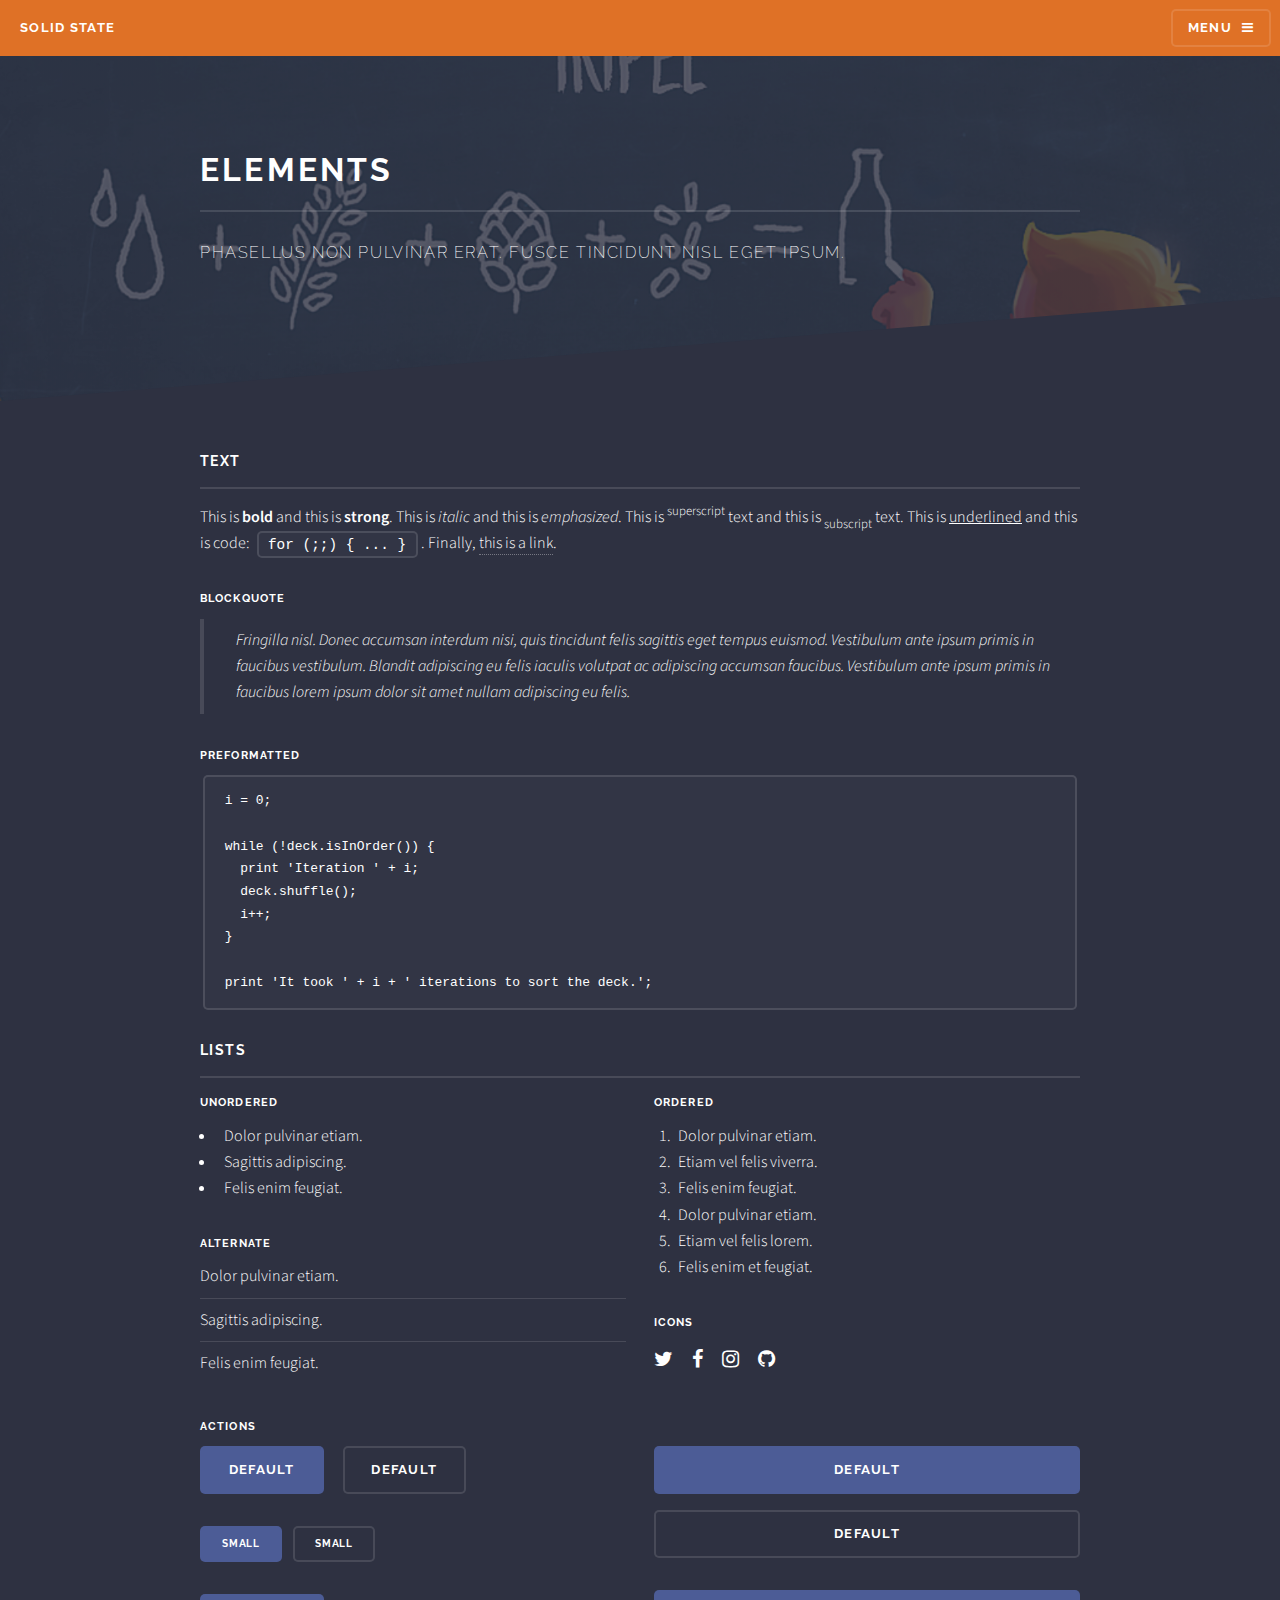
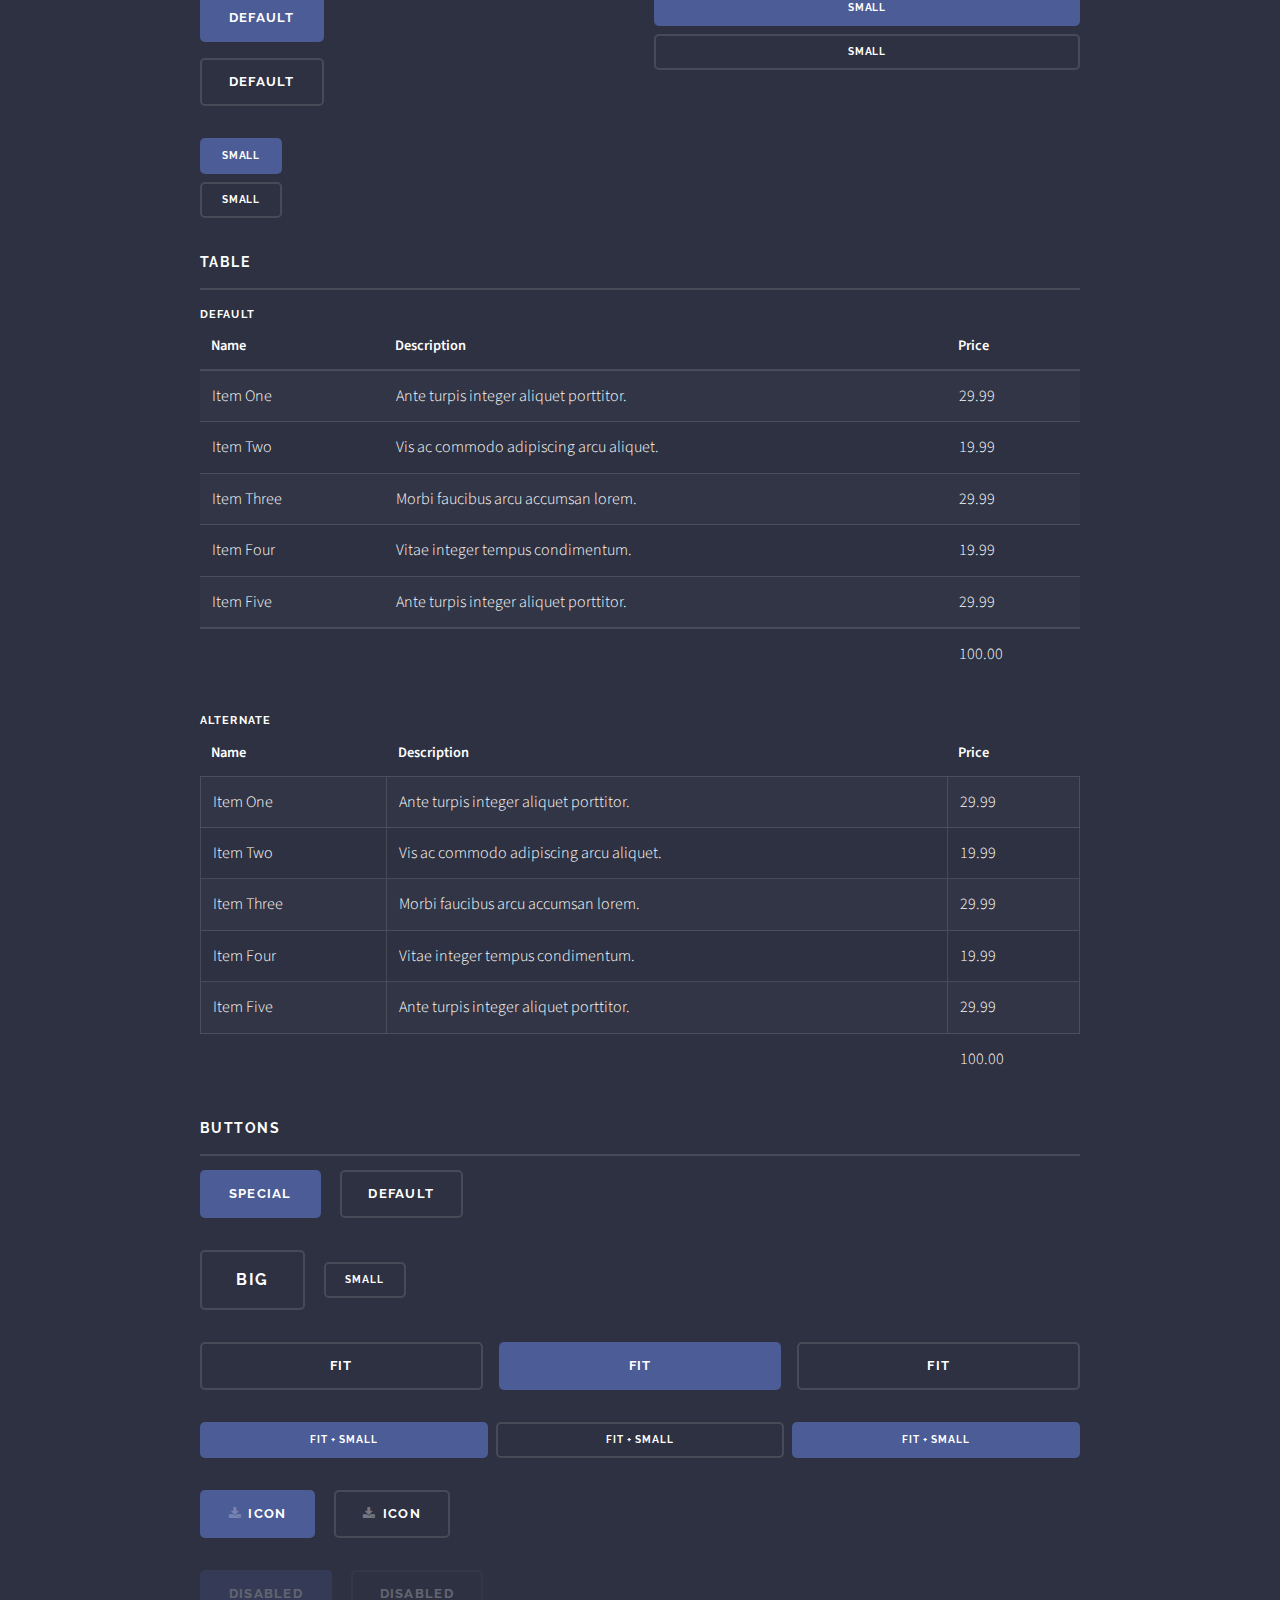
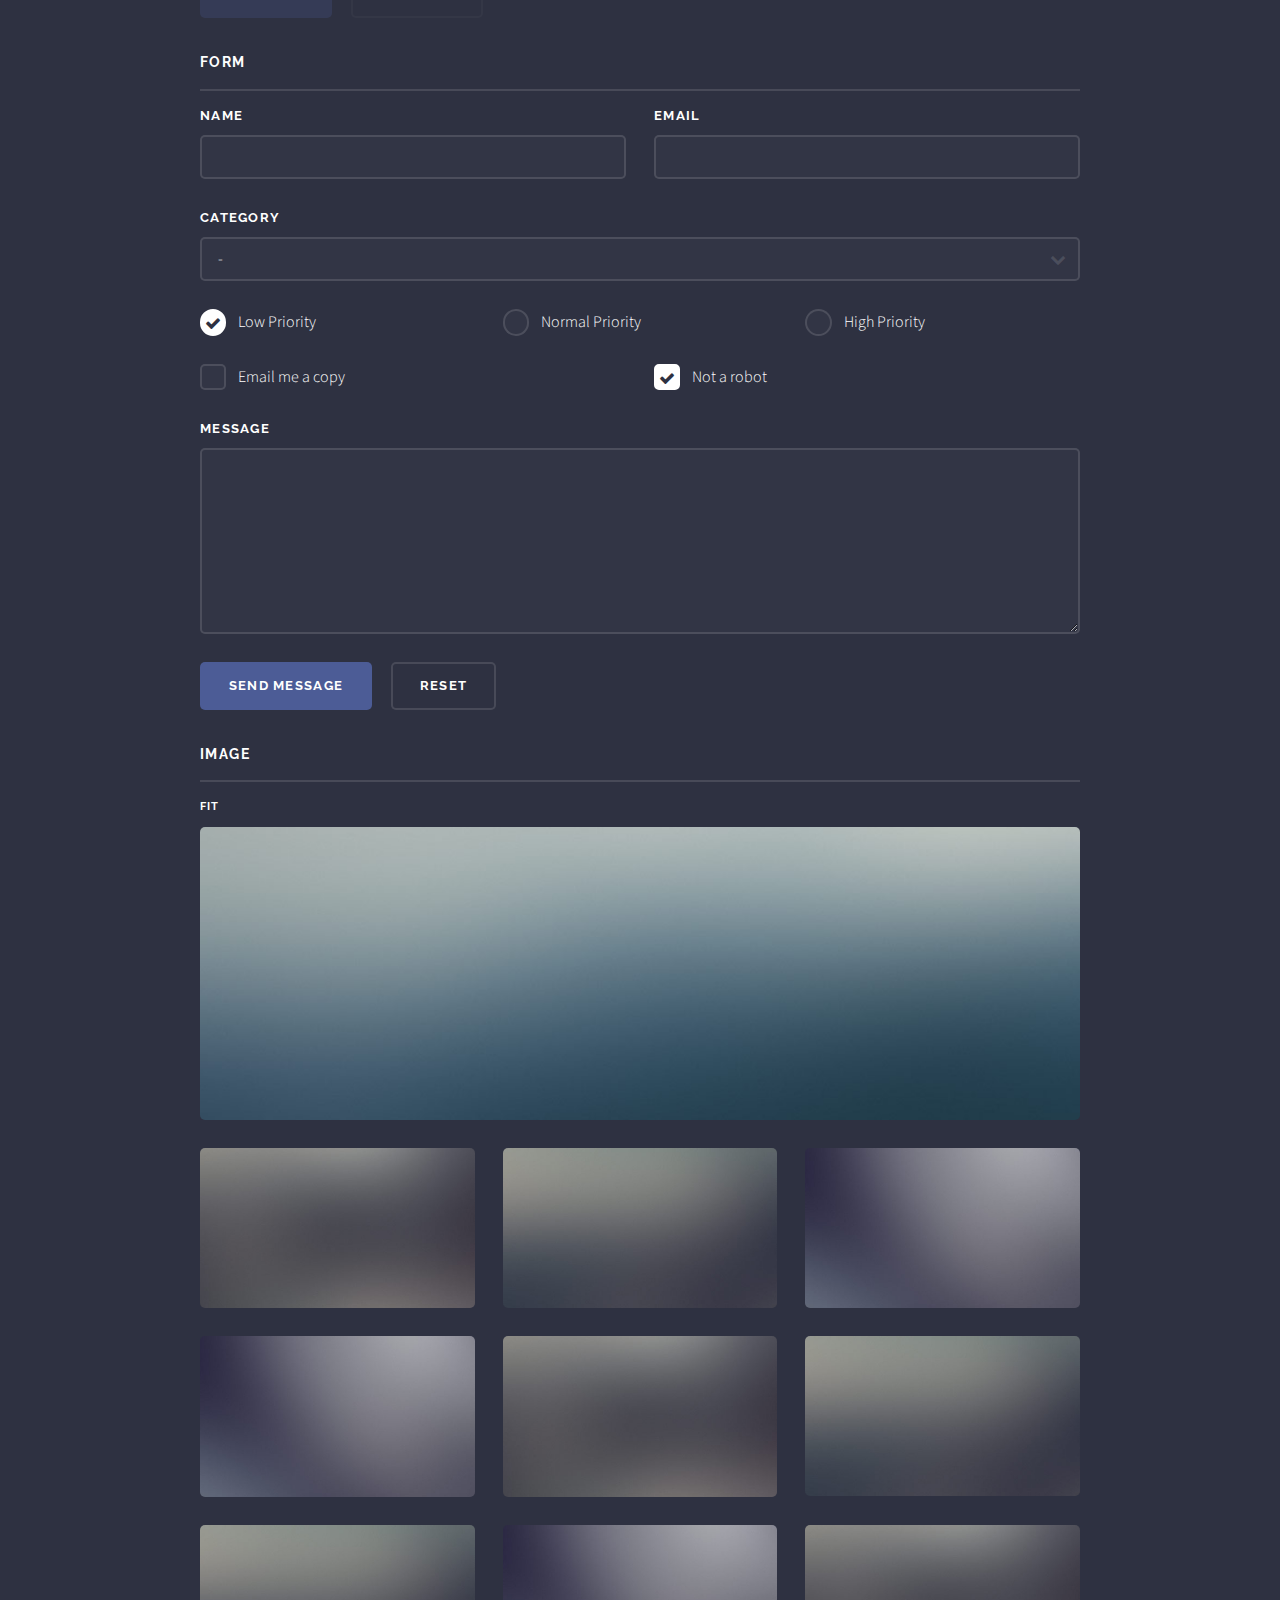
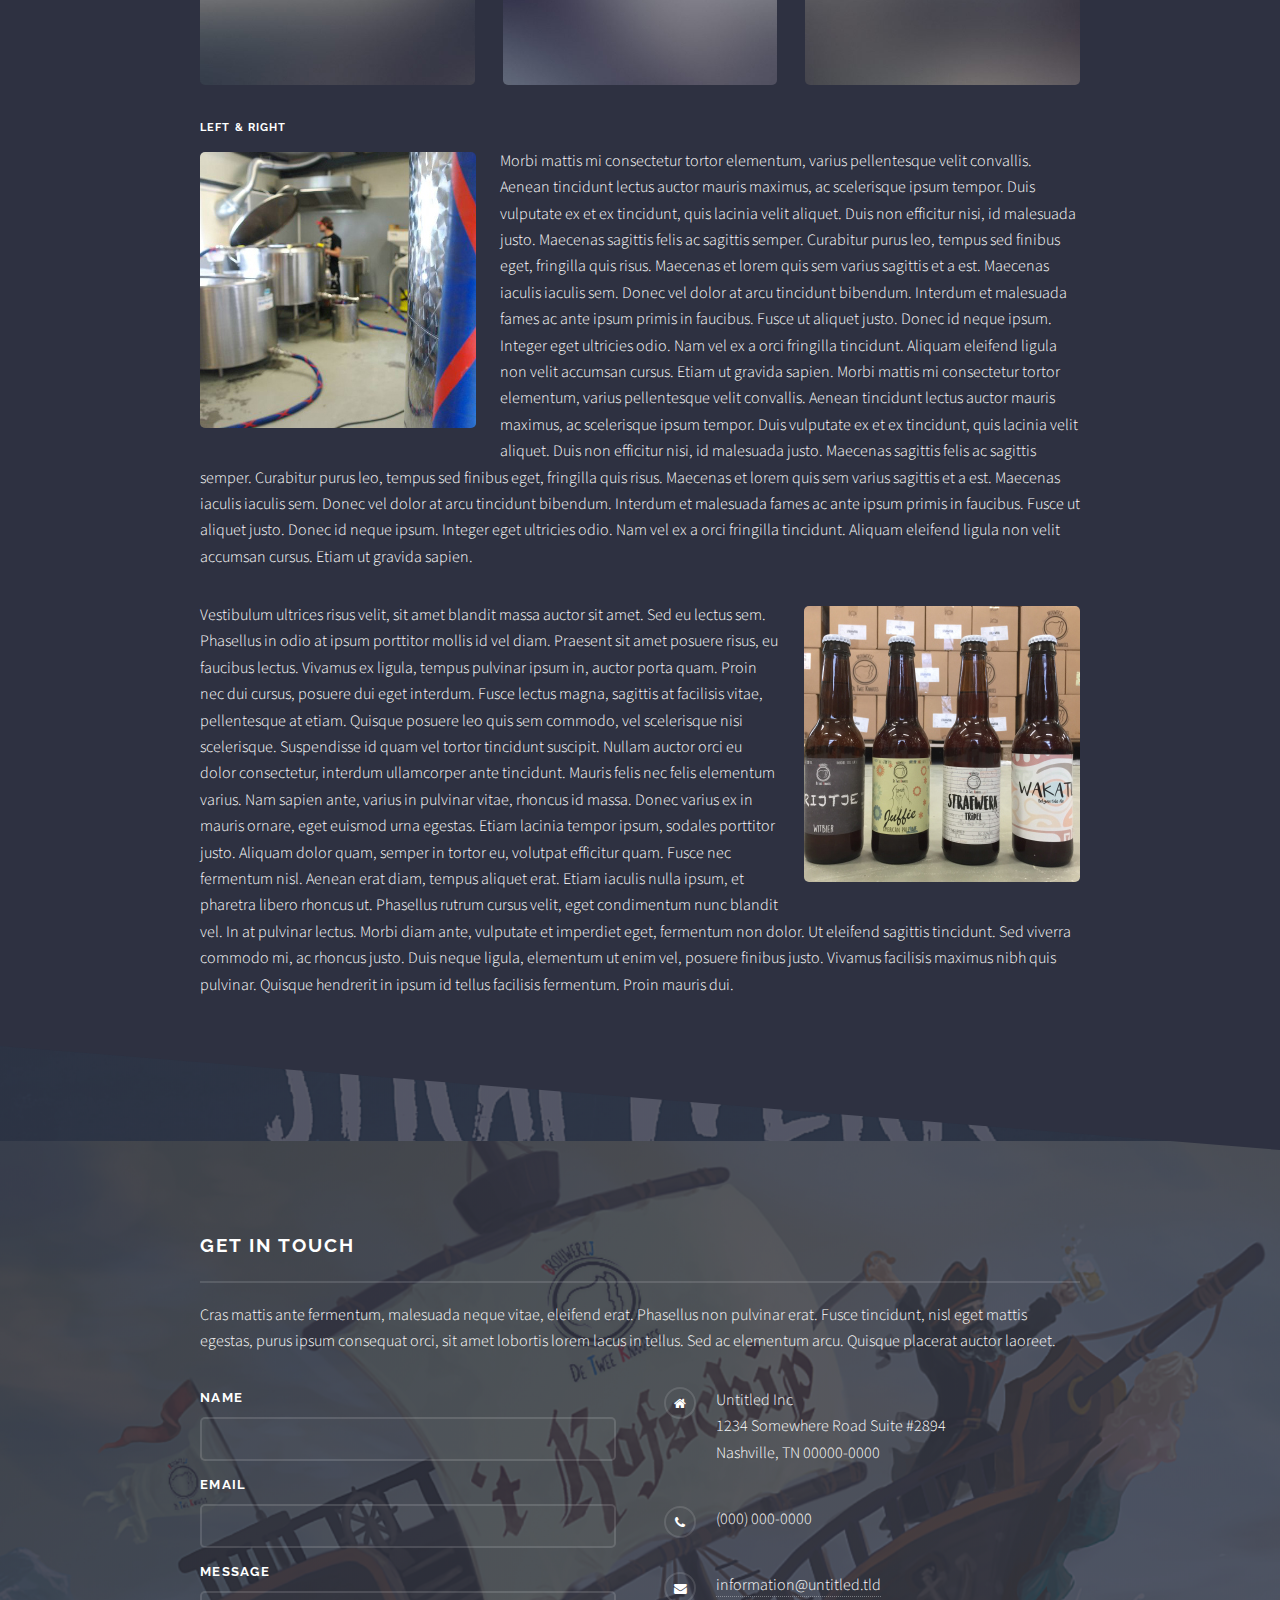
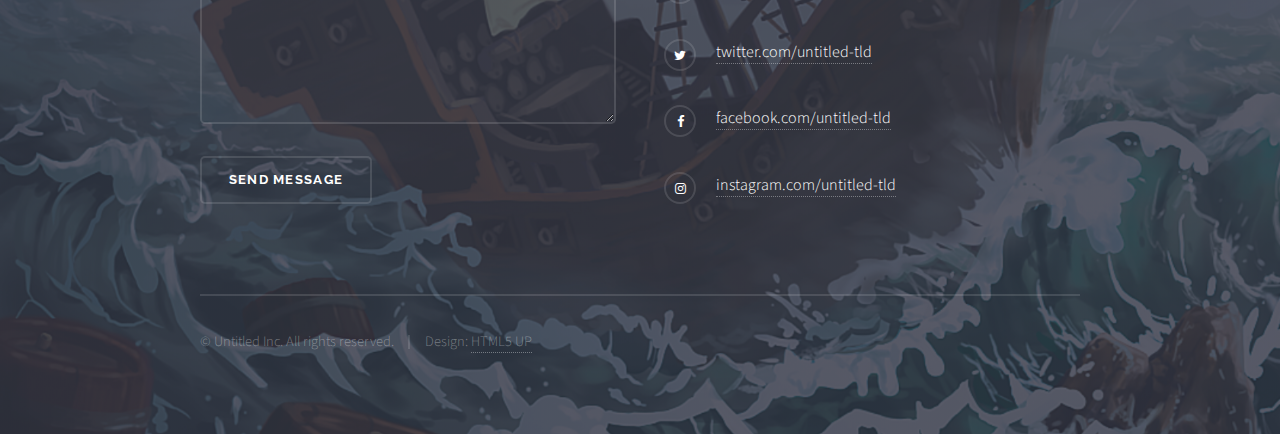
<file: elements.html>
<!DOCTYPE HTML>
<!--
	Solid State by HTML5 UP
	html5up.net | @ajlkn
	Free for personal and commercial use under the CCA 3.0 license (html5up.net/license)
-->
<html>
	<head>
		<title>Elements - Solid State by HTML5 UP</title>
		<meta charset="utf-8" />
		<meta name="viewport" content="width=device-width, initial-scale=1" />
		<!--[if lte IE 8]><script src="assets/js/ie/html5shiv.js"></script><![endif]-->
		<link rel="stylesheet" href="assets/css/main.css" />
		<!--[if lte IE 9]><link rel="stylesheet" href="assets/css/ie9.css" /><![endif]-->
		<!--[if lte IE 8]><link rel="stylesheet" href="assets/css/ie8.css" /><![endif]-->
	</head>
	<body>

		<!-- Page Wrapper -->
			<div id="page-wrapper">

				<!-- Header -->
					<header id="header">
						<h1><a href="index.html">Solid State</a></h1>
						<nav>
							<a href="#menu">Menu</a>
						</nav>
					</header>

				<!-- Menu -->
					<nav id="menu">
						<div class="inner">
							<h2>Menu</h2>
							<ul class="links">
								<li><a href="index.html">Home</a></li>
								<li><a href="generic.html">Generic</a></li>
								<li><a href="elements.html">Elements</a></li>
								<li><a href="#">Log In</a></li>
								<li><a href="#">Sign Up</a></li>
							</ul>
							<a href="#" class="close">Close</a>
						</div>
					</nav>

				<!-- Wrapper -->
					<section id="wrapper">
						<header>
							<div class="inner">
								<h2>Elements</h2>
								<p>Phasellus non pulvinar erat. Fusce tincidunt nisl eget ipsum.</p>
							</div>
						</header>

						<!-- Content -->
							<div class="wrapper">
								<div class="inner">

									<section>
										<h3 class="major">Text</h3>
										<p>This is <b>bold</b> and this is <strong>strong</strong>. This is <i>italic</i> and this is <em>emphasized</em>.
										This is <sup>superscript</sup> text and this is <sub>subscript</sub> text.
										This is <u>underlined</u> and this is code: <code>for (;;) { ... }</code>. Finally, <a href="#">this is a link</a>.</p>
										<h4>Blockquote</h4>
										<blockquote>Fringilla nisl. Donec accumsan interdum nisi, quis tincidunt felis sagittis eget tempus euismod. Vestibulum ante ipsum primis in faucibus vestibulum. Blandit adipiscing eu felis iaculis volutpat ac adipiscing accumsan faucibus. Vestibulum ante ipsum primis in faucibus lorem ipsum dolor sit amet nullam adipiscing eu felis.</blockquote>
										<h4>Preformatted</h4>
										<pre><code>i = 0;

while (!deck.isInOrder()) {
  print 'Iteration ' + i;
  deck.shuffle();
  i++;
}

print 'It took ' + i + ' iterations to sort the deck.';</code></pre>
									</section>

									<section>
										<h3 class="major">Lists</h3>
										<div class="row">
											<div class="6u 12u$(medium)">
												<h4>Unordered</h4>
												<ul>
													<li>Dolor pulvinar etiam.</li>
													<li>Sagittis adipiscing.</li>
													<li>Felis enim feugiat.</li>
												</ul>
												<h4>Alternate</h4>
												<ul class="alt">
													<li>Dolor pulvinar etiam.</li>
													<li>Sagittis adipiscing.</li>
													<li>Felis enim feugiat.</li>
												</ul>
											</div>
											<div class="6u$ 12u$(medium)">
												<h4>Ordered</h4>
												<ol>
													<li>Dolor pulvinar etiam.</li>
													<li>Etiam vel felis viverra.</li>
													<li>Felis enim feugiat.</li>
													<li>Dolor pulvinar etiam.</li>
													<li>Etiam vel felis lorem.</li>
													<li>Felis enim et feugiat.</li>
												</ol>
												<h4>Icons</h4>
												<ul class="icons">
													<li><a href="#" class="icon fa-twitter"><span class="label">Twitter</span></a></li>
													<li><a href="#" class="icon fa-facebook"><span class="label">Facebook</span></a></li>
													<li><a href="#" class="icon fa-instagram"><span class="label">Instagram</span></a></li>
													<li><a href="#" class="icon fa-github"><span class="label">Github</span></a></li>
												</ul>
											</div>
										</div>
										<h4>Actions</h4>
										<div class="row">
											<div class="6u 12u$(medium)">
												<ul class="actions">
													<li><a href="#" class="button special">Default</a></li>
													<li><a href="#" class="button">Default</a></li>
												</ul>
												<ul class="actions small">
													<li><a href="#" class="button special small">Small</a></li>
													<li><a href="#" class="button small">Small</a></li>
												</ul>
												<ul class="actions vertical">
													<li><a href="#" class="button special">Default</a></li>
													<li><a href="#" class="button">Default</a></li>
												</ul>
												<ul class="actions vertical small">
													<li><a href="#" class="button special small">Small</a></li>
													<li><a href="#" class="button small">Small</a></li>
												</ul>
											</div>
											<div class="6u 12u$(medium)">
												<ul class="actions vertical">
													<li><a href="#" class="button special fit">Default</a></li>
													<li><a href="#" class="button fit">Default</a></li>
												</ul>
												<ul class="actions vertical small">
													<li><a href="#" class="button special small fit">Small</a></li>
													<li><a href="#" class="button small fit">Small</a></li>
												</ul>
											</div>
										</div>
									</section>

									<section>
										<h3 class="major">Table</h3>
										<h4>Default</h4>
										<div class="table-wrapper">
											<table>
												<thead>
													<tr>
														<th>Name</th>
														<th>Description</th>
														<th>Price</th>
													</tr>
												</thead>
												<tbody>
													<tr>
														<td>Item One</td>
														<td>Ante turpis integer aliquet porttitor.</td>
														<td>29.99</td>
													</tr>
													<tr>
														<td>Item Two</td>
														<td>Vis ac commodo adipiscing arcu aliquet.</td>
														<td>19.99</td>
													</tr>
													<tr>
														<td>Item Three</td>
														<td> Morbi faucibus arcu accumsan lorem.</td>
														<td>29.99</td>
													</tr>
													<tr>
														<td>Item Four</td>
														<td>Vitae integer tempus condimentum.</td>
														<td>19.99</td>
													</tr>
													<tr>
														<td>Item Five</td>
														<td>Ante turpis integer aliquet porttitor.</td>
														<td>29.99</td>
													</tr>
												</tbody>
												<tfoot>
													<tr>
														<td colspan="2"></td>
														<td>100.00</td>
													</tr>
												</tfoot>
											</table>
										</div>

										<h4>Alternate</h4>
										<div class="table-wrapper">
											<table class="alt">
												<thead>
													<tr>
														<th>Name</th>
														<th>Description</th>
														<th>Price</th>
													</tr>
												</thead>
												<tbody>
													<tr>
														<td>Item One</td>
														<td>Ante turpis integer aliquet porttitor.</td>
														<td>29.99</td>
													</tr>
													<tr>
														<td>Item Two</td>
														<td>Vis ac commodo adipiscing arcu aliquet.</td>
														<td>19.99</td>
													</tr>
													<tr>
														<td>Item Three</td>
														<td> Morbi faucibus arcu accumsan lorem.</td>
														<td>29.99</td>
													</tr>
													<tr>
														<td>Item Four</td>
														<td>Vitae integer tempus condimentum.</td>
														<td>19.99</td>
													</tr>
													<tr>
														<td>Item Five</td>
														<td>Ante turpis integer aliquet porttitor.</td>
														<td>29.99</td>
													</tr>
												</tbody>
												<tfoot>
													<tr>
														<td colspan="2"></td>
														<td>100.00</td>
													</tr>
												</tfoot>
											</table>
										</div>
									</section>

									<section>
										<h3 class="major">Buttons</h3>
										<ul class="actions">
											<li><a href="#" class="button special">Special</a></li>
											<li><a href="#" class="button">Default</a></li>
										</ul>
										<ul class="actions">
											<li><a href="#" class="button big">Big</a></li>
											<li><a href="#" class="button small">Small</a></li>
										</ul>
										<ul class="actions fit">
											<li><a href="#" class="button fit">Fit</a></li>
											<li><a href="#" class="button special fit">Fit</a></li>
											<li><a href="#" class="button fit">Fit</a></li>
										</ul>
										<ul class="actions fit small">
											<li><a href="#" class="button special fit small">Fit + Small</a></li>
											<li><a href="#" class="button fit small">Fit + Small</a></li>
											<li><a href="#" class="button special fit small">Fit + Small</a></li>
										</ul>
										<ul class="actions">
											<li><a href="#" class="button special icon fa-download">Icon</a></li>
											<li><a href="#" class="button icon fa-download">Icon</a></li>
										</ul>
										<ul class="actions">
											<li><span class="button special disabled">Disabled</span></li>
											<li><span class="button disabled">Disabled</span></li>
										</ul>
									</section>

									<section>
										<h3 class="major">Form</h3>
										<form method="post" action="#">
											<div class="row uniform">
												<div class="6u 12u$(xsmall)">
													<label for="demo-name">Name</label>
													<input type="text" name="demo-name" id="demo-name" value="" />
												</div>
												<div class="6u$ 12u$(xsmall)">
													<label for="demo-email">Email</label>
													<input type="email" name="demo-email" id="demo-email" value="" />
												</div>
												<div class="12u$">
													<label for="demo-category">Category</label>
													<div class="select-wrapper">
														<select name="demo-category" id="demo-category">
															<option value="">-</option>
															<option value="1">Manufacturing</option>
															<option value="1">Shipping</option>
															<option value="1">Administration</option>
															<option value="1">Human Resources</option>
														</select>
													</div>
												</div>
												<div class="4u 12u$(small)">
													<input type="radio" id="demo-priority-low" name="demo-priority" checked>
													<label for="demo-priority-low">Low Priority</label>
												</div>
												<div class="4u 12u$(small)">
													<input type="radio" id="demo-priority-normal" name="demo-priority">
													<label for="demo-priority-normal">Normal Priority</label>
												</div>
												<div class="4u$ 12u$(small)">
													<input type="radio" id="demo-priority-high" name="demo-priority">
													<label for="demo-priority-high">High Priority</label>
												</div>
												<div class="6u 12u$(small)">
													<input type="checkbox" id="demo-copy" name="demo-copy">
													<label for="demo-copy">Email me a copy</label>
												</div>
												<div class="6u$ 12u$(small)">
													<input type="checkbox" id="demo-human" name="demo-human" checked>
													<label for="demo-human">Not a robot</label>
												</div>
												<div class="12u$">
													<label for="demo-message">Message</label>
													<textarea name="demo-message" id="demo-message" rows="6"></textarea>
												</div>
												<div class="12u$">
													<ul class="actions">
														<li><input type="submit" value="Send Message" class="special" /></li>
														<li><input type="reset" value="Reset" /></li>
													</ul>
												</div>
											</div>
										</form>
									</section>

									<section>
										<h3 class="major">Image</h3>
										<h4>Fit</h4>
										<div class="box alt">
											<div class="row uniform">
												<div class="12u$"><span class="image fit"><img src="images/pic08.jpg" alt="" /></span></div>
												<div class="4u"><span class="image fit"><img src="images/pic05.jpg" alt="" /></span></div>
												<div class="4u"><span class="image fit"><img src="images/pic06.jpg" alt="" /></span></div>
												<div class="4u$"><span class="image fit"><img src="images/pic07.jpg" alt="" /></span></div>
												<div class="4u"><span class="image fit"><img src="images/pic07.jpg" alt="" /></span></div>
												<div class="4u"><span class="image fit"><img src="images/pic05.jpg" alt="" /></span></div>
												<div class="4u$"><span class="image fit"><img src="images/pic06.jpg" alt="" /></span></div>
												<div class="4u"><span class="image fit"><img src="images/pic06.jpg" alt="" /></span></div>
												<div class="4u"><span class="image fit"><img src="images/pic07.jpg" alt="" /></span></div>
												<div class="4u$"><span class="image fit"><img src="images/pic05.jpg" alt="" /></span></div>
											</div>
										</div>
										<h4>Left &amp; Right</h4>
										<p><span class="image left"><img src="images/pic01.jpg" alt="" /></span>Morbi mattis mi consectetur tortor elementum, varius pellentesque velit convallis. Aenean tincidunt lectus auctor mauris maximus, ac scelerisque ipsum tempor. Duis vulputate ex et ex tincidunt, quis lacinia velit aliquet. Duis non efficitur nisi, id malesuada justo. Maecenas sagittis felis ac sagittis semper. Curabitur purus leo, tempus sed finibus eget, fringilla quis risus. Maecenas et lorem quis sem varius sagittis et a est. Maecenas iaculis iaculis sem. Donec vel dolor at arcu tincidunt bibendum. Interdum et malesuada fames ac ante ipsum primis in faucibus. Fusce ut aliquet justo. Donec id neque ipsum. Integer eget ultricies odio. Nam vel ex a orci fringilla tincidunt. Aliquam eleifend ligula non velit accumsan cursus. Etiam ut gravida sapien. Morbi mattis mi consectetur tortor elementum, varius pellentesque velit convallis. Aenean tincidunt lectus auctor mauris maximus, ac scelerisque ipsum tempor. Duis vulputate ex et ex tincidunt, quis lacinia velit aliquet. Duis non efficitur nisi, id malesuada justo. Maecenas sagittis felis ac sagittis semper. Curabitur purus leo, tempus sed finibus eget, fringilla quis risus. Maecenas et lorem quis sem varius sagittis et a est. Maecenas iaculis iaculis sem. Donec vel dolor at arcu tincidunt bibendum. Interdum et malesuada fames ac ante ipsum primis in faucibus. Fusce ut aliquet justo. Donec id neque ipsum. Integer eget ultricies odio. Nam vel ex a orci fringilla tincidunt. Aliquam eleifend ligula non velit accumsan cursus. Etiam ut gravida sapien.</p>
										<p><span class="image right"><img src="images/pic02.jpg" alt="" /></span>Vestibulum ultrices risus velit, sit amet blandit massa auctor sit amet. Sed eu lectus sem. Phasellus in odio at ipsum porttitor mollis id vel diam. Praesent sit amet posuere risus, eu faucibus lectus. Vivamus ex ligula, tempus pulvinar ipsum in, auctor porta quam. Proin nec dui cursus, posuere dui eget interdum. Fusce lectus magna, sagittis at facilisis vitae, pellentesque at etiam. Quisque posuere leo quis sem commodo, vel scelerisque nisi scelerisque. Suspendisse id quam vel tortor tincidunt suscipit. Nullam auctor orci eu dolor consectetur, interdum ullamcorper ante tincidunt. Mauris felis nec felis elementum varius. Nam sapien ante, varius in pulvinar vitae, rhoncus id massa. Donec varius ex in mauris ornare, eget euismod urna egestas. Etiam lacinia tempor ipsum, sodales porttitor justo. Aliquam dolor quam, semper in tortor eu, volutpat efficitur quam. Fusce nec fermentum nisl. Aenean erat diam, tempus aliquet erat. Etiam iaculis nulla ipsum, et pharetra libero rhoncus ut. Phasellus rutrum cursus velit, eget condimentum nunc blandit vel. In at pulvinar lectus. Morbi diam ante, vulputate et imperdiet eget, fermentum non dolor. Ut eleifend sagittis tincidunt. Sed viverra commodo mi, ac rhoncus justo. Duis neque ligula, elementum ut enim vel, posuere finibus justo. Vivamus facilisis maximus nibh quis pulvinar. Quisque hendrerit in ipsum id tellus facilisis fermentum. Proin mauris dui.</p>
									</section>

								</div>
							</div>

					</section>

				<!-- Footer -->
					<section id="footer">
						<div class="inner">
							<h2 class="major">Get in touch</h2>
							<p>Cras mattis ante fermentum, malesuada neque vitae, eleifend erat. Phasellus non pulvinar erat. Fusce tincidunt, nisl eget mattis egestas, purus ipsum consequat orci, sit amet lobortis lorem lacus in tellus. Sed ac elementum arcu. Quisque placerat auctor laoreet.</p>
							<form method="post" action="#">
								<div class="field">
									<label for="name">Name</label>
									<input type="text" name="name" id="name" />
								</div>
								<div class="field">
									<label for="email">Email</label>
									<input type="email" name="email" id="email" />
								</div>
								<div class="field">
									<label for="message">Message</label>
									<textarea name="message" id="message" rows="4"></textarea>
								</div>
								<ul class="actions">
									<li><input type="submit" value="Send Message" /></li>
								</ul>
							</form>
							<ul class="contact">
								<li class="fa-home">
									Untitled Inc<br />
									1234 Somewhere Road Suite #2894<br />
									Nashville, TN 00000-0000
								</li>
								<li class="fa-phone">(000) 000-0000</li>
								<li class="fa-envelope"><a href="#">information@untitled.tld</a></li>
								<li class="fa-twitter"><a href="#">twitter.com/untitled-tld</a></li>
								<li class="fa-facebook"><a href="#">facebook.com/untitled-tld</a></li>
								<li class="fa-instagram"><a href="#">instagram.com/untitled-tld</a></li>
							</ul>
							<ul class="copyright">
								<li>&copy; Untitled Inc. All rights reserved.</li><li>Design: <a href="http://html5up.net">HTML5 UP</a></li>
							</ul>
						</div>
					</section>

			</div>

		<!-- Scripts -->
			<script src="assets/js/skel.min.js"></script>
			<script src="assets/js/jquery.min.js"></script>
			<script src="assets/js/jquery.scrollex.min.js"></script>
			<script src="assets/js/util.js"></script>
			<!--[if lte IE 8]><script src="assets/js/ie/respond.min.js"></script><![endif]-->
			<script src="assets/js/main.js"></script>

	</body>
</html>
</file>
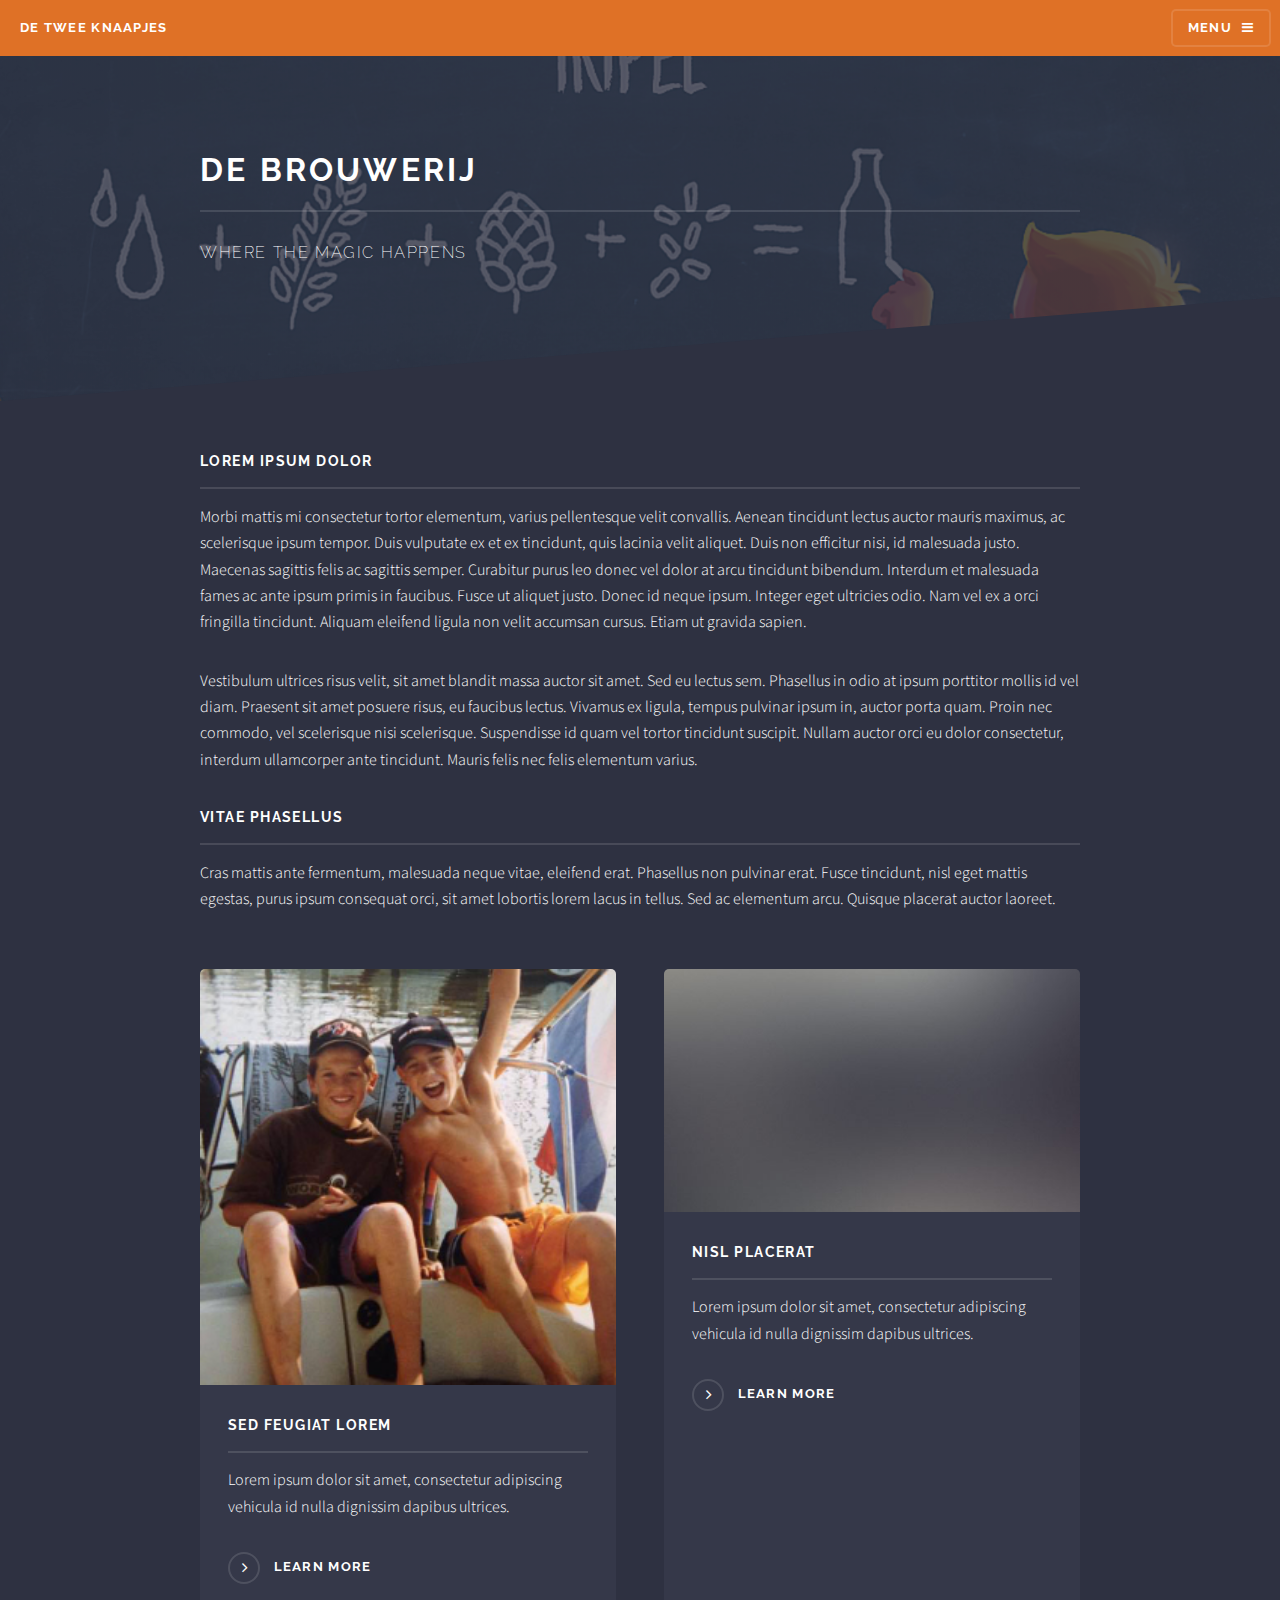
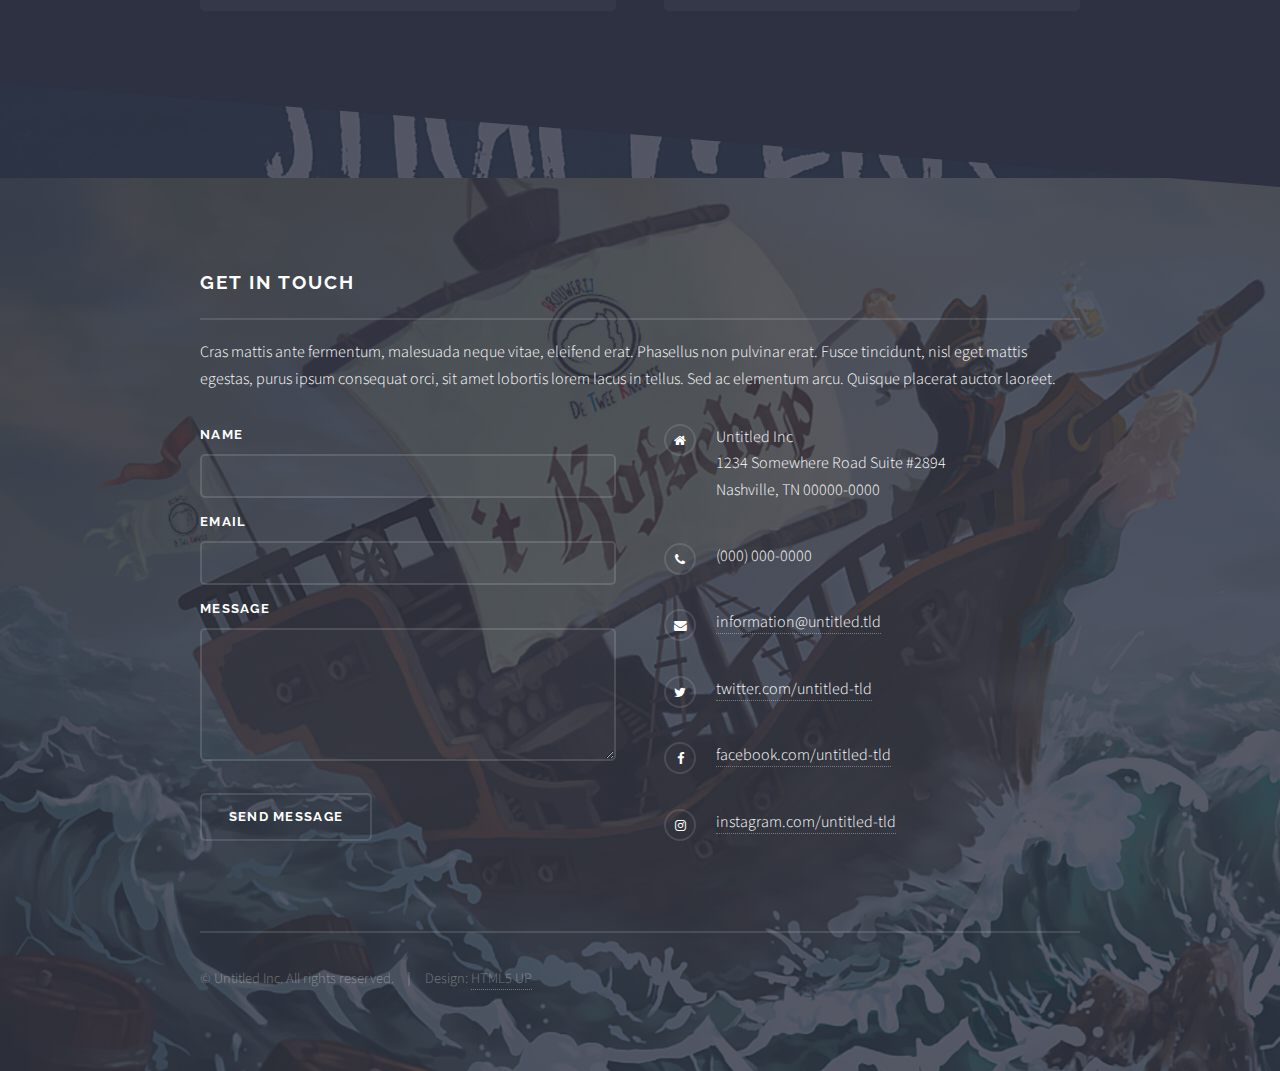
<file: generic.html>
<!DOCTYPE HTML>
<!--
	Solid State by HTML5 UP
	html5up.net | @ajlkn
	Free for personal and commercial use under the CCA 3.0 license (html5up.net/license)
-->
<html>
	<head>
		<title>Generic - Solid State by HTML5 UP</title>
		<meta charset="utf-8" />
		<meta name="viewport" content="width=device-width, initial-scale=1" />
		<!--[if lte IE 8]><script src="assets/js/ie/html5shiv.js"></script><![endif]-->
		<link rel="stylesheet" href="assets/css/main.css" />
		<!--[if lte IE 9]><link rel="stylesheet" href="assets/css/ie9.css" /><![endif]-->
		<!--[if lte IE 8]><link rel="stylesheet" href="assets/css/ie8.css" /><![endif]-->
	</head>
	<body>

		<!-- Page Wrapper -->
			<div id="page-wrapper">

				<!-- Header -->
					<header id="header">
						<h1><a href="index.html">De Twee Knaapjes</a></h1>
						<nav>
							<a href="#menu">Menu</a>
						</nav>
					</header>

				<!-- Menu -->
					<nav id="menu">
						<div class="inner">
							<h2>Menu</h2>
							<ul class="links">
								<li><a href="#banner">Home</a></li>
								<li><a href="#wrapper">Brouwerij</a></li>
								<li><a href="#two">Bieren</a></li>
								<li><a href="#three">De Knaapjes</a></li>
								<li><a href="#four">Nieuws</a></li>
								<li><a href="#footer">Contact</a></li>

							</ul>
							<a href="#" class="close">Close</a>
						</div>
					</nav>

				<!-- Wrapper -->
					<section id="wrapper">
						<header>
							<div class="inner">
								<h2>De Brouwerij</h2>
								<p>Where the magic happens</p>
							</div>
						</header>

						<!-- Content -->
							<div class="wrapper">
								<div class="inner">

									<h3 class="major">Lorem ipsum dolor</h3>
									<p>Morbi mattis mi consectetur tortor elementum, varius pellentesque velit convallis. Aenean tincidunt lectus auctor mauris maximus, ac scelerisque ipsum tempor. Duis vulputate ex et ex tincidunt, quis lacinia velit aliquet. Duis non efficitur nisi, id malesuada justo. Maecenas sagittis felis ac sagittis semper. Curabitur purus leo donec vel dolor at arcu tincidunt bibendum. Interdum et malesuada fames ac ante ipsum primis in faucibus. Fusce ut aliquet justo. Donec id neque ipsum. Integer eget ultricies odio. Nam vel ex a orci fringilla tincidunt. Aliquam eleifend ligula non velit accumsan cursus. Etiam ut gravida sapien.</p>

									<p>Vestibulum ultrices risus velit, sit amet blandit massa auctor sit amet. Sed eu lectus sem. Phasellus in odio at ipsum porttitor mollis id vel diam. Praesent sit amet posuere risus, eu faucibus lectus. Vivamus ex ligula, tempus pulvinar ipsum in, auctor porta quam. Proin nec commodo, vel scelerisque nisi scelerisque. Suspendisse id quam vel tortor tincidunt suscipit. Nullam auctor orci eu dolor consectetur, interdum ullamcorper ante tincidunt. Mauris felis nec felis elementum varius.</p>

									<h3 class="major">Vitae phasellus</h3>
									<p>Cras mattis ante fermentum, malesuada neque vitae, eleifend erat. Phasellus non pulvinar erat. Fusce tincidunt, nisl eget mattis egestas, purus ipsum consequat orci, sit amet lobortis lorem lacus in tellus. Sed ac elementum arcu. Quisque placerat auctor laoreet.</p>

									<section class="features">
										<article>
											<a href="#" class="image"><img src="images/pic04.jpg" alt="" /></a>
											<h3 class="major">Sed feugiat lorem</h3>
											<p>Lorem ipsum dolor sit amet, consectetur adipiscing vehicula id nulla dignissim dapibus ultrices.</p>
											<a href="#" class="special">Learn more</a>
										</article>
										<article>
											<a href="#" class="image"><img src="images/pic05.jpg" alt="" /></a>
											<h3 class="major">Nisl placerat</h3>
											<p>Lorem ipsum dolor sit amet, consectetur adipiscing vehicula id nulla dignissim dapibus ultrices.</p>
											<a href="#" class="special">Learn more</a>
										</article>
									</section>

								</div>
							</div>

					</section>

				<!-- Footer -->
					<section id="footer">
						<div class="inner">
							<h2 class="major">Get in touch</h2>
							<p>Cras mattis ante fermentum, malesuada neque vitae, eleifend erat. Phasellus non pulvinar erat. Fusce tincidunt, nisl eget mattis egestas, purus ipsum consequat orci, sit amet lobortis lorem lacus in tellus. Sed ac elementum arcu. Quisque placerat auctor laoreet.</p>
							<form method="post" action="#">
								<div class="field">
									<label for="name">Name</label>
									<input type="text" name="name" id="name" />
								</div>
								<div class="field">
									<label for="email">Email</label>
									<input type="email" name="email" id="email" />
								</div>
								<div class="field">
									<label for="message">Message</label>
									<textarea name="message" id="message" rows="4"></textarea>
								</div>
								<ul class="actions">
									<li><input type="submit" value="Send Message" /></li>
								</ul>
							</form>
							<ul class="contact">
								<li class="fa-home">
									Untitled Inc<br />
									1234 Somewhere Road Suite #2894<br />
									Nashville, TN 00000-0000
								</li>
								<li class="fa-phone">(000) 000-0000</li>
								<li class="fa-envelope"><a href="#">information@untitled.tld</a></li>
								<li class="fa-twitter"><a href="#">twitter.com/untitled-tld</a></li>
								<li class="fa-facebook"><a href="#">facebook.com/untitled-tld</a></li>
								<li class="fa-instagram"><a href="#">instagram.com/untitled-tld</a></li>
							</ul>
							<ul class="copyright">
								<li>&copy; Untitled Inc. All rights reserved.</li><li>Design: <a href="http://html5up.net">HTML5 UP</a></li>
							</ul>
						</div>
					</section>

			</div>

		<!-- Scripts -->
			<script src="assets/js/skel.min.js"></script>
			<script src="assets/js/jquery.min.js"></script>
			<script src="assets/js/jquery.scrollex.min.js"></script>
			<script src="assets/js/util.js"></script>
			<!--[if lte IE 8]><script src="assets/js/ie/respond.min.js"></script><![endif]-->
			<script src="assets/js/main.js"></script>

	</body>
</html>
</file>
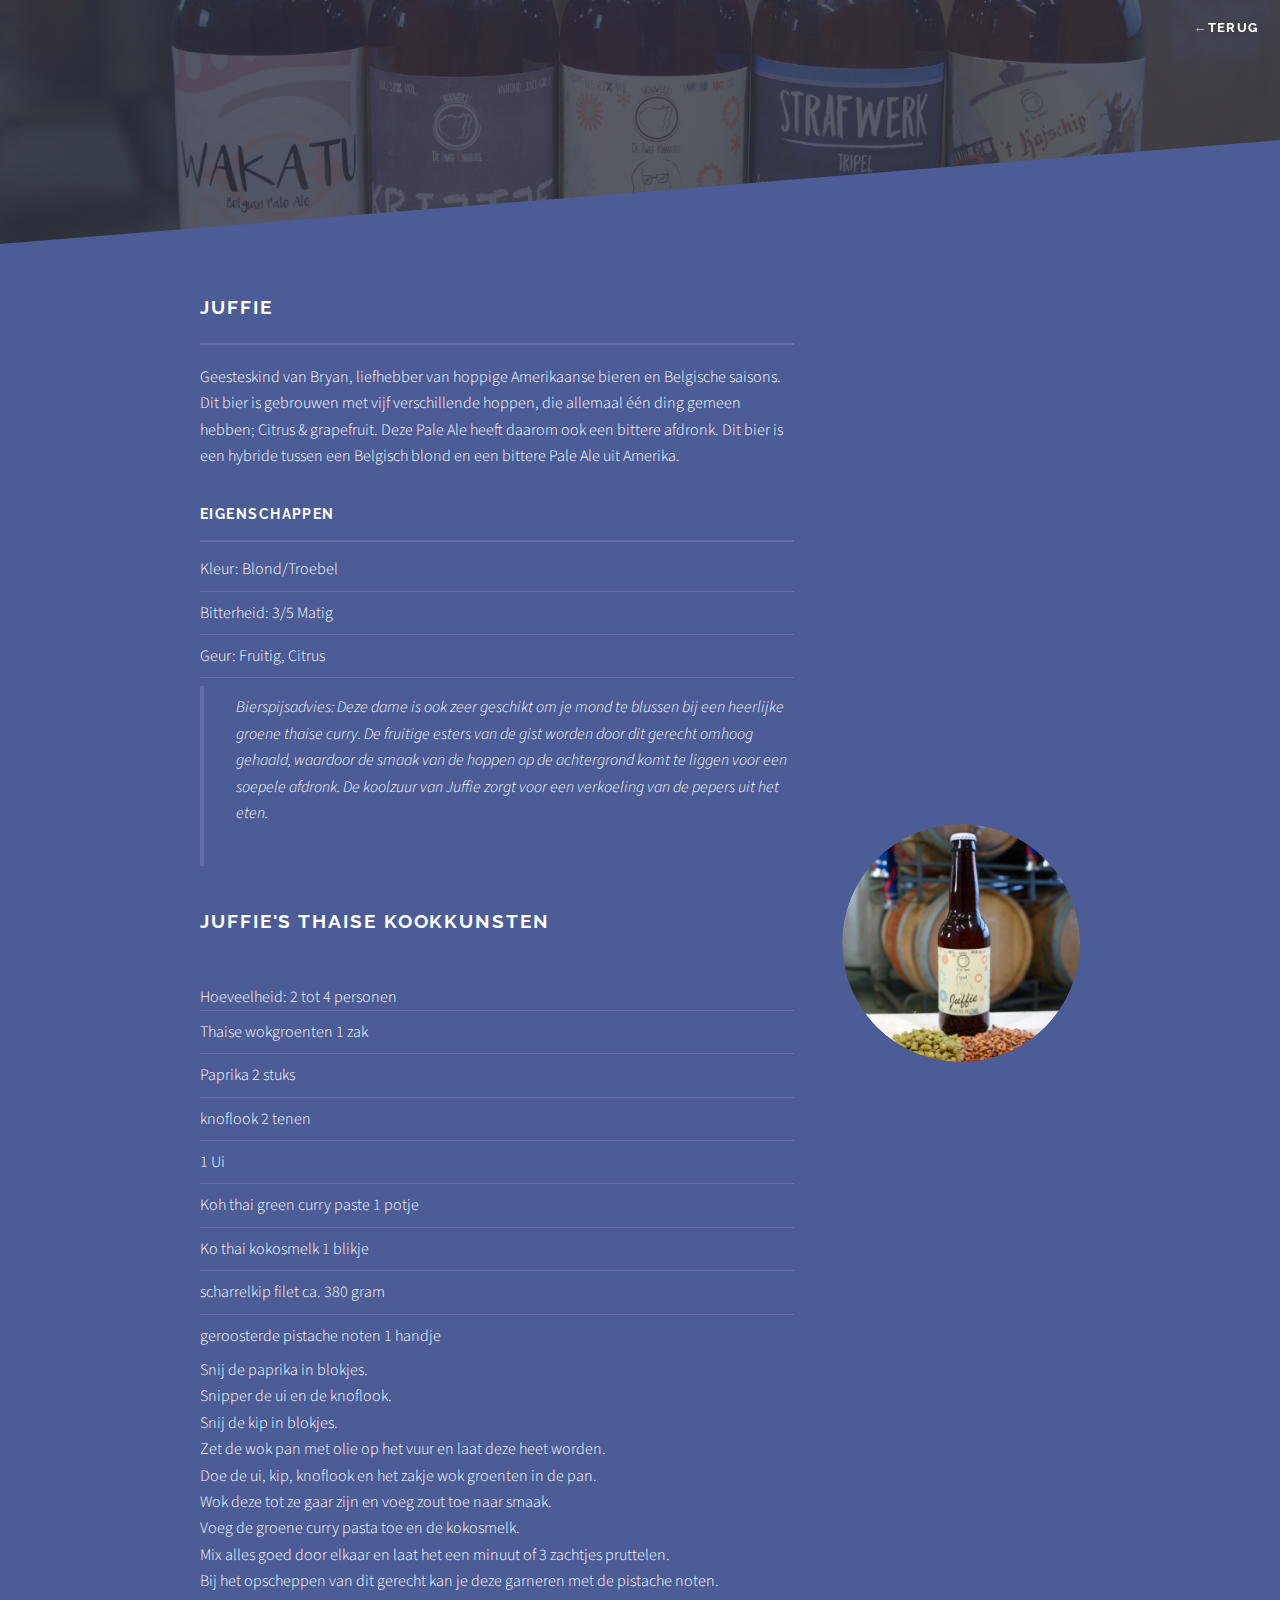
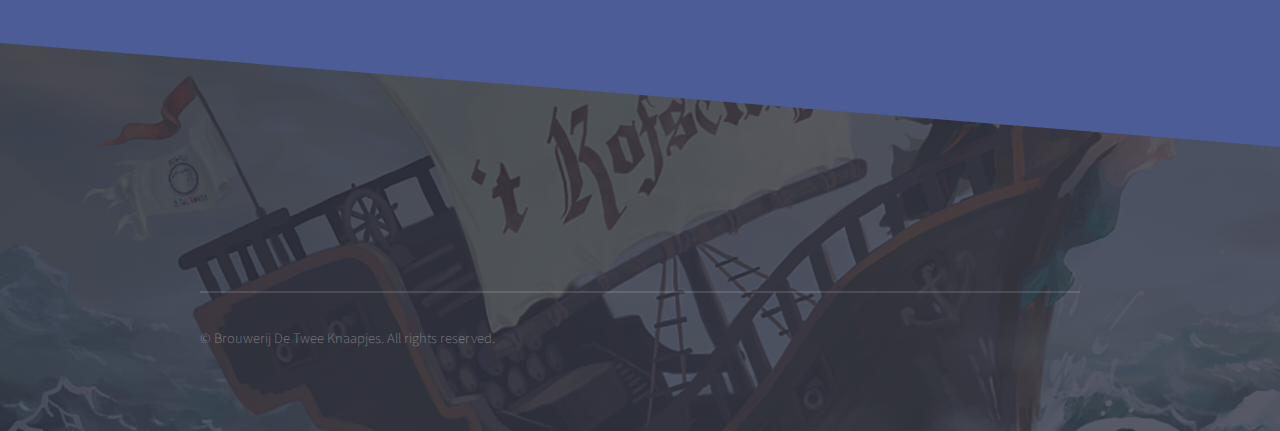
<file: juffie.html>
<!DOCTYPE HTML>
<!--
	Solid State by HTML5 UP
	html5up.net | @ajlkn
	Free for personal and commercial use under the CCA 3.0 license (html5up.net/license)
-->
<html>
	<head>
		<title>Knaapjes Juffie</title>
		<meta charset="utf-8" />
		<meta name="viewport" content="width=device-width, initial-scale=1" />
		<!--[if lte IE 8]><script src="assets/js/ie/html5shiv.js"></script><![endif]-->
		<link rel="stylesheet" href="assets/css/bieren.css" />
		<!--[if lte IE 9]><link rel="stylesheet" href="assets/css/ie9.css" /><![endif]-->
		<!--[if lte IE 8]><link rel="stylesheet" href="assets/css/ie8.css" /><![endif]-->
	</head>
	<body>

		<!-- Page Wrapper -->
			<div id="page-wrapper">

				<!-- Header -->
					<header id="header" class="alt">
						<h1><a href="index.html">TWEE KNAAPJES</a></h1>
						<nav>
							<a href="bieren.html">&#8592;Terug</a>
						</nav>
					</header>

				<!-- Banner -->
					<section id="banner">
					</section>

				<!-- Wrapper -->
					<section id="wrapper">

						<!-- One -->
							<section id="two" class="wrapper spotlight style1">
								<div class="inner">
									<a class="image"><img src="images/juffie.jpg" alt="" /></a>
									<div class="content">
										<h2 class="major">Juffie</h2>
										<p>Geesteskind van Bryan, liefhebber van hoppige Amerikaanse bieren en Belgische saisons. Dit bier is gebrouwen met vijf verschillende hoppen, die allemaal één ding gemeen hebben; Citrus & grapefruit. Deze Pale Ale heeft daarom ook een bittere afdronk. Dit bier is een hybride tussen een Belgisch blond en een bittere Pale Ale uit Amerika.</p>
										<h3 class="major">Eigenschappen</h3>
											<ul class="alt">
												<li>Kleur: Blond/Troebel</li>
												<li>Bitterheid: 3/5 Matig</li>
												<li>Geur: Fruitig, Citrus</li>
												<li><blockquote><p>Bierspijsadvies: Deze dame is ook zeer geschikt om je mond te blussen bij een heerlijke groene thaise curry. De fruitige esters van de gist worden door dit gerecht omhoog gehaald, waardoor de smaak van de hoppen op de achtergrond komt te liggen voor een soepele afdronk. De koolzuur van Juffie zorgt voor een verkoeling van de pepers uit het eten.</p></blockquote></li>
												<h2>Juffie's Thaise kookkunsten</h2>
												<br>Hoeveelheid: 2 tot 4 personen
												<li>Thaise wokgroenten 1 zak</li>
												<li>Paprika	2 stuks</li>
												<li>knoflook 2 tenen</li>
												<li>1 Ui</li>
												<li>Koh thai green curry paste 1 potje</li>
												<li>Ko thai kokosmelk 1 blikje</li>
												<li>scharrelkip filet ca. 380 gram</li>
												<li>geroosterde pistache noten 1 handje</li>

												<span>Snij de paprika in blokjes.<br>
												Snipper de ui en de knoflook.<br>
												Snij de kip in blokjes.<br>
												Zet de wok pan met olie op het vuur en laat deze heet worden.<br>
												Doe de ui, kip, knoflook en het zakje wok groenten in de pan.<br>
												Wok deze tot ze gaar zijn en voeg zout toe naar smaak.<br>
												Voeg de groene curry pasta toe en de kokosmelk.<br>
												Mix alles goed door elkaar en laat het een minuut of 3 zachtjes pruttelen.<br>
												Bij het opscheppen van dit gerecht kan je deze garneren met de pistache noten.<br></span>
											</ul>
									</div>
								</div>
							</section>
					</section>
			<!--		<section id="four" class="wrapper alt style1">
								<div class="inner">
									<section>
										<h3 class="major">Juffie</h3>
										<div class="box alt">
											<div class="row uniform">
												<div class="4u"><span class="image fit"><img src="images/pic05.jpg" alt="" /></span></div>
												<div class="4u"><span class="image fit"><img src="images/pic06.jpg" alt="" /></span></div>
												<div class="4u$"><span class="image fit"><img src="images/pic07.jpg" alt="" /></span></div>
												<div class="4u"><span class="image fit"><img src="images/pic07.jpg" alt="" /></span></div>
												<div class="4u"><span class="image fit"><img src="images/pic05.jpg" alt="" /></span></div>
												<div class="4u$"><span class="image fit"><img src="images/pic06.jpg" alt="" /></span></div>
											</div>
										</div>
									</section>
								</div>
							</section>
									
									

								</div>
							</div>

					</section>

				<!-- Footer -->
					<section id="footer">
						<div class="inner">
							<ul class="copyright">
								<li>&copy; Brouwerij De Twee Knaapjes. All rights reserved.</li>
							</ul>
						</div>
					</section>

			</div>

		<!-- Scripts -->
			<script src="assets/js/skel.min.js"></script>
			<script src="assets/js/jquery.min.js"></script>
			<script src="assets/js/jquery.scrollex.min.js"></script>
			<script src="assets/js/util.js"></script>
			<!--[if lte IE 8]><script src="assets/js/ie/respond.min.js"></script><![endif]-->
			<script src="assets/js/main.js"></script>

	</body>
</html>
</file>
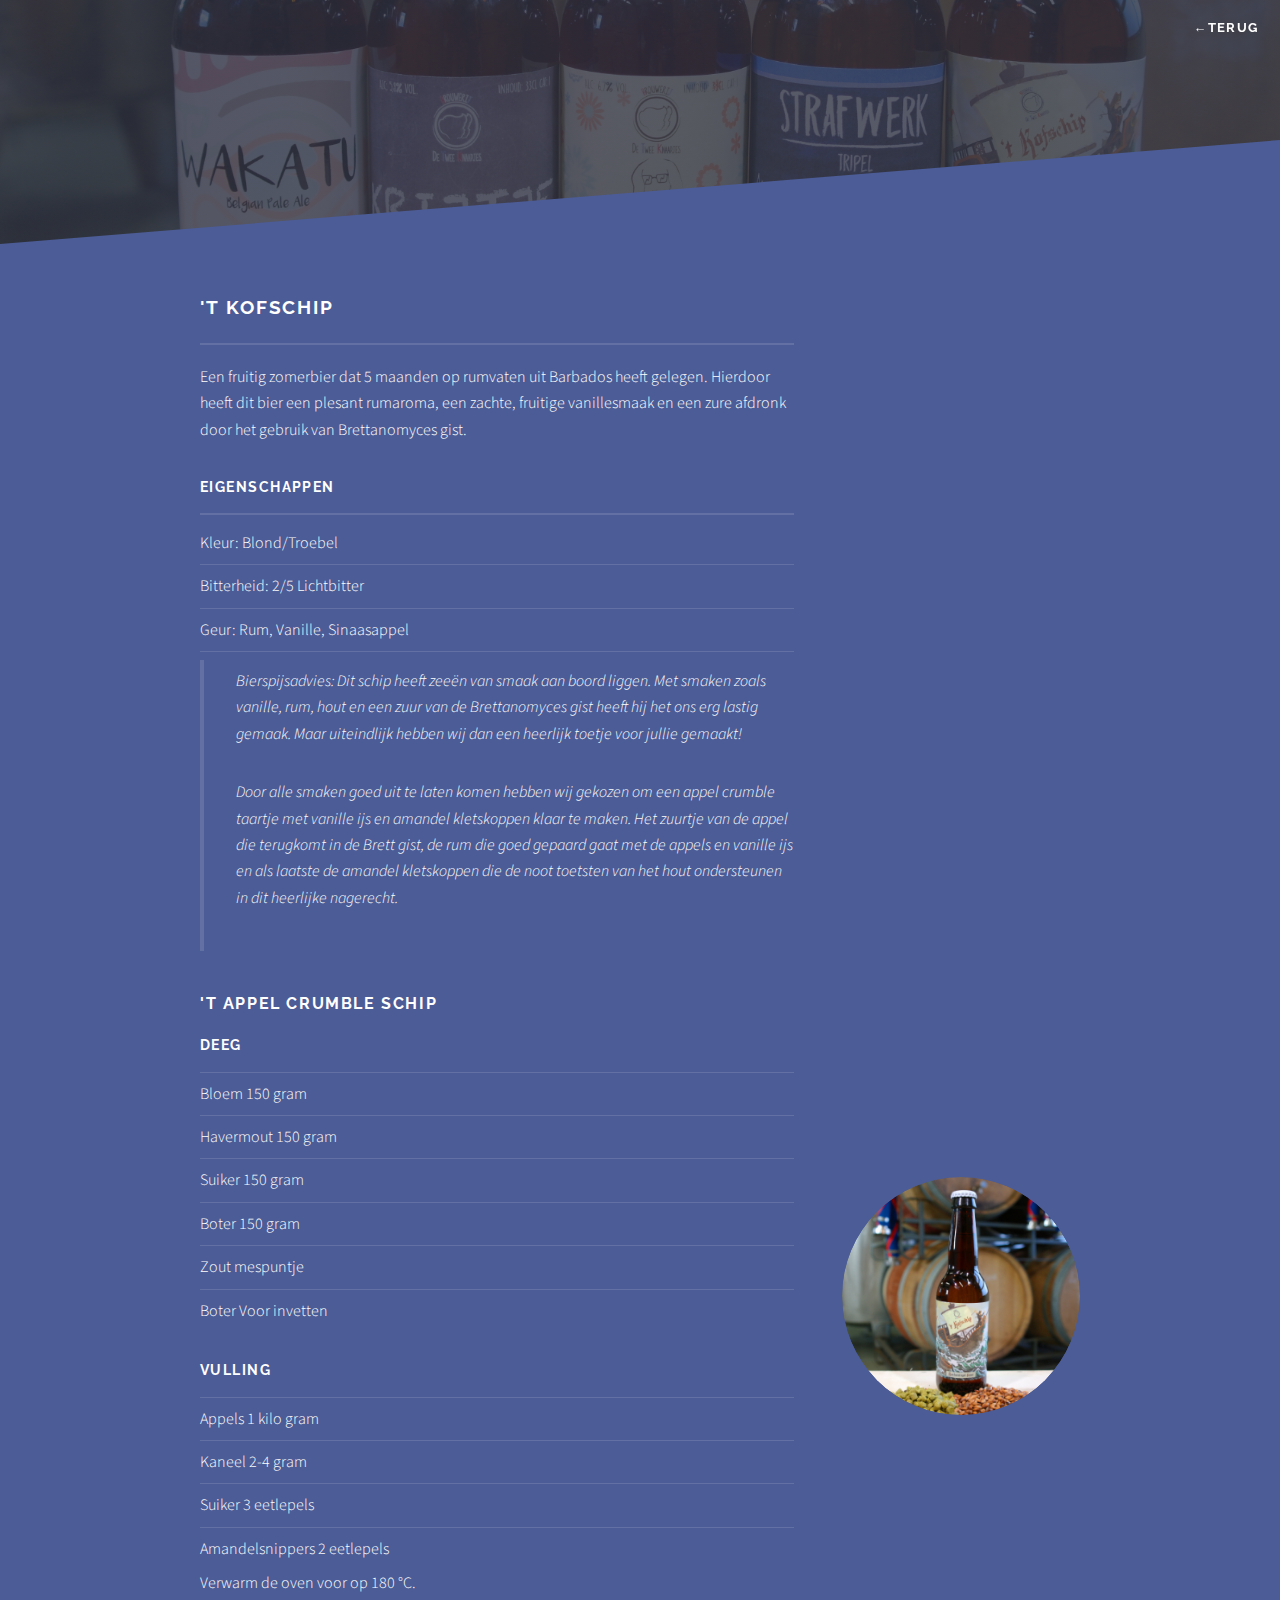
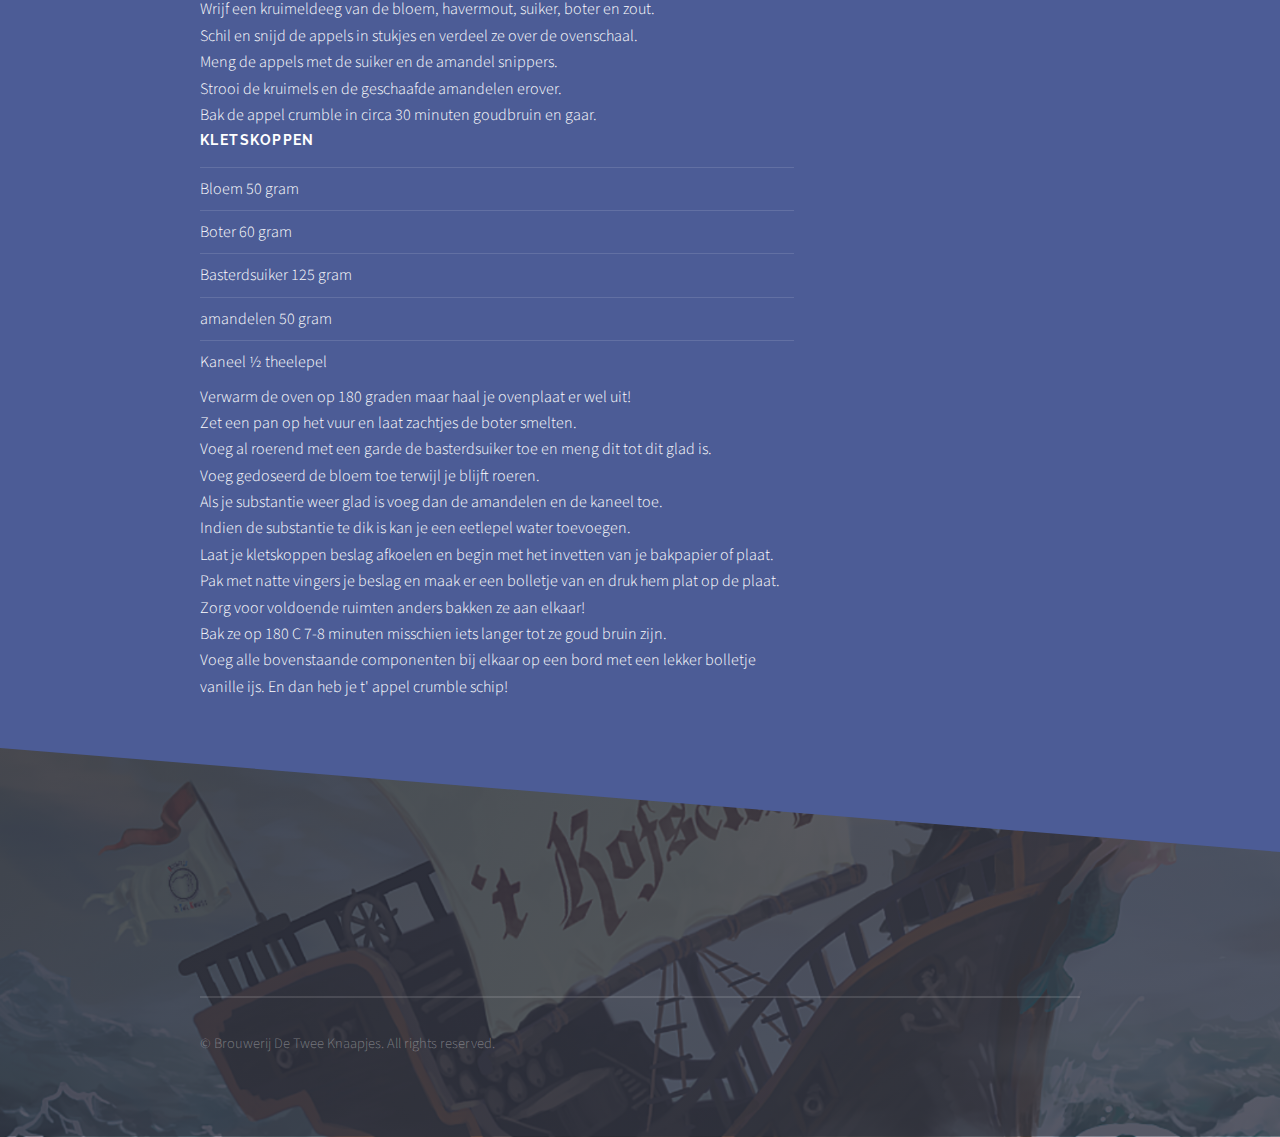
<file: kofschip.html>
<!DOCTYPE HTML>
<!--
	Solid State by HTML5 UP
	html5up.net | @ajlkn
	Free for personal and commercial use under the CCA 3.0 license (html5up.net/license)
-->
<html>
	<head>
		<title>Knaapjes Kofschip</title>
		<meta charset="utf-8" />
		<meta name="viewport" content="width=device-width, initial-scale=1" />
		<!--[if lte IE 8]><script src="assets/js/ie/html5shiv.js"></script><![endif]-->
		<link rel="stylesheet" href="assets/css/bieren.css" />
		<!--[if lte IE 9]><link rel="stylesheet" href="assets/css/ie9.css" /><![endif]-->
		<!--[if lte IE 8]><link rel="stylesheet" href="assets/css/ie8.css" /><![endif]-->
	</head>
	<body>

		<!-- Page Wrapper -->
			<div id="page-wrapper">

				<!-- Header -->
					<header id="header" class="alt">
						<h1><a href="index.html">TWEE KNAAPJES</a></h1>
						<nav>
							<a href="bieren.html">&#8592;Terug</a>
						</nav>
					</header>

				<!-- Banner -->
					<section id="banner">
					</section>

				<!-- Wrapper -->
					<section id="wrapper">

						<!-- One -->
							<section id="two" class="wrapper spotlight style1">
								<div class="inner">
									<a class="image"><img src="images/kofschip.jpg" alt="" /></a>
									<div class="content">
										<h2 class="major">'t Kofschip</h2>
										<p>Een fruitig zomerbier dat 5 maanden op rumvaten uit Barbados heeft gelegen. Hierdoor heeft dit bier een plesant rumaroma, een zachte, fruitige vanillesmaak en een zure afdronk door het gebruik van Brettanomyces gist.</p>
										<h3 class="major">Eigenschappen</h3>
											<ul class="alt">
												<li>Kleur: Blond/Troebel</li>
												<li>Bitterheid: 2/5 Lichtbitter</li>
												<li>Geur: Rum, Vanille, Sinaasappel</li>
												<li><blockquote><p>Bierspijsadvies: Dit schip heeft zeeën van smaak aan boord liggen. Met smaken zoals vanille, rum, hout en een zuur van de Brettanomyces gist heeft hij het ons erg lastig gemaak. Maar uiteindlijk hebben wij dan een heerlijk toetje voor jullie gemaakt!</p> <p>Door alle smaken goed uit te laten komen hebben wij gekozen om een appel crumble taartje met vanille ijs en amandel kletskoppen klaar te maken. Het zuurtje van de appel die terugkomt in de Brett gist, de rum die goed gepaard gaat met de appels en vanille ijs en als laatste de amandel kletskoppen die de noot toetsten van het hout ondersteunen in dit heerlijke nagerecht.</p></blockquote></li>
												<h1>'t Appel crumble Schip</h1>
												<h3>Deeg</h3>
													<li>Bloem			150 gram</li>
													<li>Havermout		150 gram</li>
													<li>Suiker			150 gram</li>
													<li>Boter			150 gram </li>
													<li>Zout			mespuntje</li>
													<li>Boter 			Voor invetten</li>
												<br><h3>Vulling</h3>
													<li>Appels 			1 kilo gram</li>
													<li>Kaneel			2-4 gram</li>
													<li>Suiker			3 eetlepels</li>
													<li>Amandelsnippers	2 eetlepels</li>
													<span>Verwarm de oven voor op 180 °C.<br>
													Wrijf een kruimeldeeg van de bloem, havermout, suiker, boter en zout.<br> 
													Schil en snijd de appels in stukjes en verdeel ze over de ovenschaal.<br> 
													Meng de appels met de suiker en de amandel snippers.<br> 
													Strooi de kruimels en de geschaafde amandelen erover.<br> 
													Bak de appel crumble in circa 30 minuten goudbruin en gaar. </span>
													<h3>Kletskoppen</h3>
													<li>Bloem			50 gram</li>
													<li>Boter			60 gram</li>
													<li>Basterdsuiker	125 gram</li>
													<li>amandelen		50 gram</li>
													<li>Kaneel			½ theelepel</li>
													<span>Verwarm de oven op 180 graden maar haal je ovenplaat er wel uit!<br>
													Zet een pan op het vuur en laat zachtjes de boter smelten.<br>
													Voeg al roerend met een garde de basterdsuiker toe en meng dit tot dit glad is.<br>
													Voeg gedoseerd de bloem toe terwijl je blijft roeren.<br>
													Als je substantie weer glad is voeg dan de amandelen en de kaneel toe.<br>
													Indien de substantie te dik is kan je een eetlepel water toevoegen.<br>
													Laat je kletskoppen beslag afkoelen en begin met het invetten van je bakpapier of plaat.<br>
													Pak met natte vingers je beslag en maak er een bolletje van en druk hem plat op de plaat.<br>
													Zorg voor voldoende ruimten anders bakken ze aan elkaar!<br>
													Bak ze op 180 C  7-8 minuten misschien iets langer tot ze goud bruin zijn.<br>
													Voeg alle bovenstaande componenten bij elkaar op een bord met een lekker bolletje vanille ijs. En dan heb je t' appel crumble schip!</span>
												
											</ul>
									</div>
								</div>
							</section>
					</section>
			<!--		<section id="four" class="wrapper alt style1">
								<div class="inner">
									<section>
										<h3 class="major">Juffie</h3>
										<div class="box alt">
											<div class="row uniform">
												<div class="4u"><span class="image fit"><img src="images/pic05.jpg" alt="" /></span></div>
												<div class="4u"><span class="image fit"><img src="images/pic06.jpg" alt="" /></span></div>
												<div class="4u$"><span class="image fit"><img src="images/pic07.jpg" alt="" /></span></div>
												<div class="4u"><span class="image fit"><img src="images/pic07.jpg" alt="" /></span></div>
												<div class="4u"><span class="image fit"><img src="images/pic05.jpg" alt="" /></span></div>
												<div class="4u$"><span class="image fit"><img src="images/pic06.jpg" alt="" /></span></div>
											</div>
										</div>
									</section>
								</div>
							</section>
									
									

								</div>
							</div>

					</section>

				<!-- Footer -->
					<section id="footer">
						<div class="inner">
							<ul class="copyright">
								<li>&copy; Brouwerij De Twee Knaapjes. All rights reserved.</li>
							</ul>
						</div>
					</section>

			</div>

		<!-- Scripts -->
			<script src="assets/js/skel.min.js"></script>
			<script src="assets/js/jquery.min.js"></script>
			<script src="assets/js/jquery.scrollex.min.js"></script>
			<script src="assets/js/util.js"></script>
			<!--[if lte IE 8]><script src="assets/js/ie/respond.min.js"></script><![endif]-->
			<script src="assets/js/main.js"></script>

	</body>
</html>
</file>
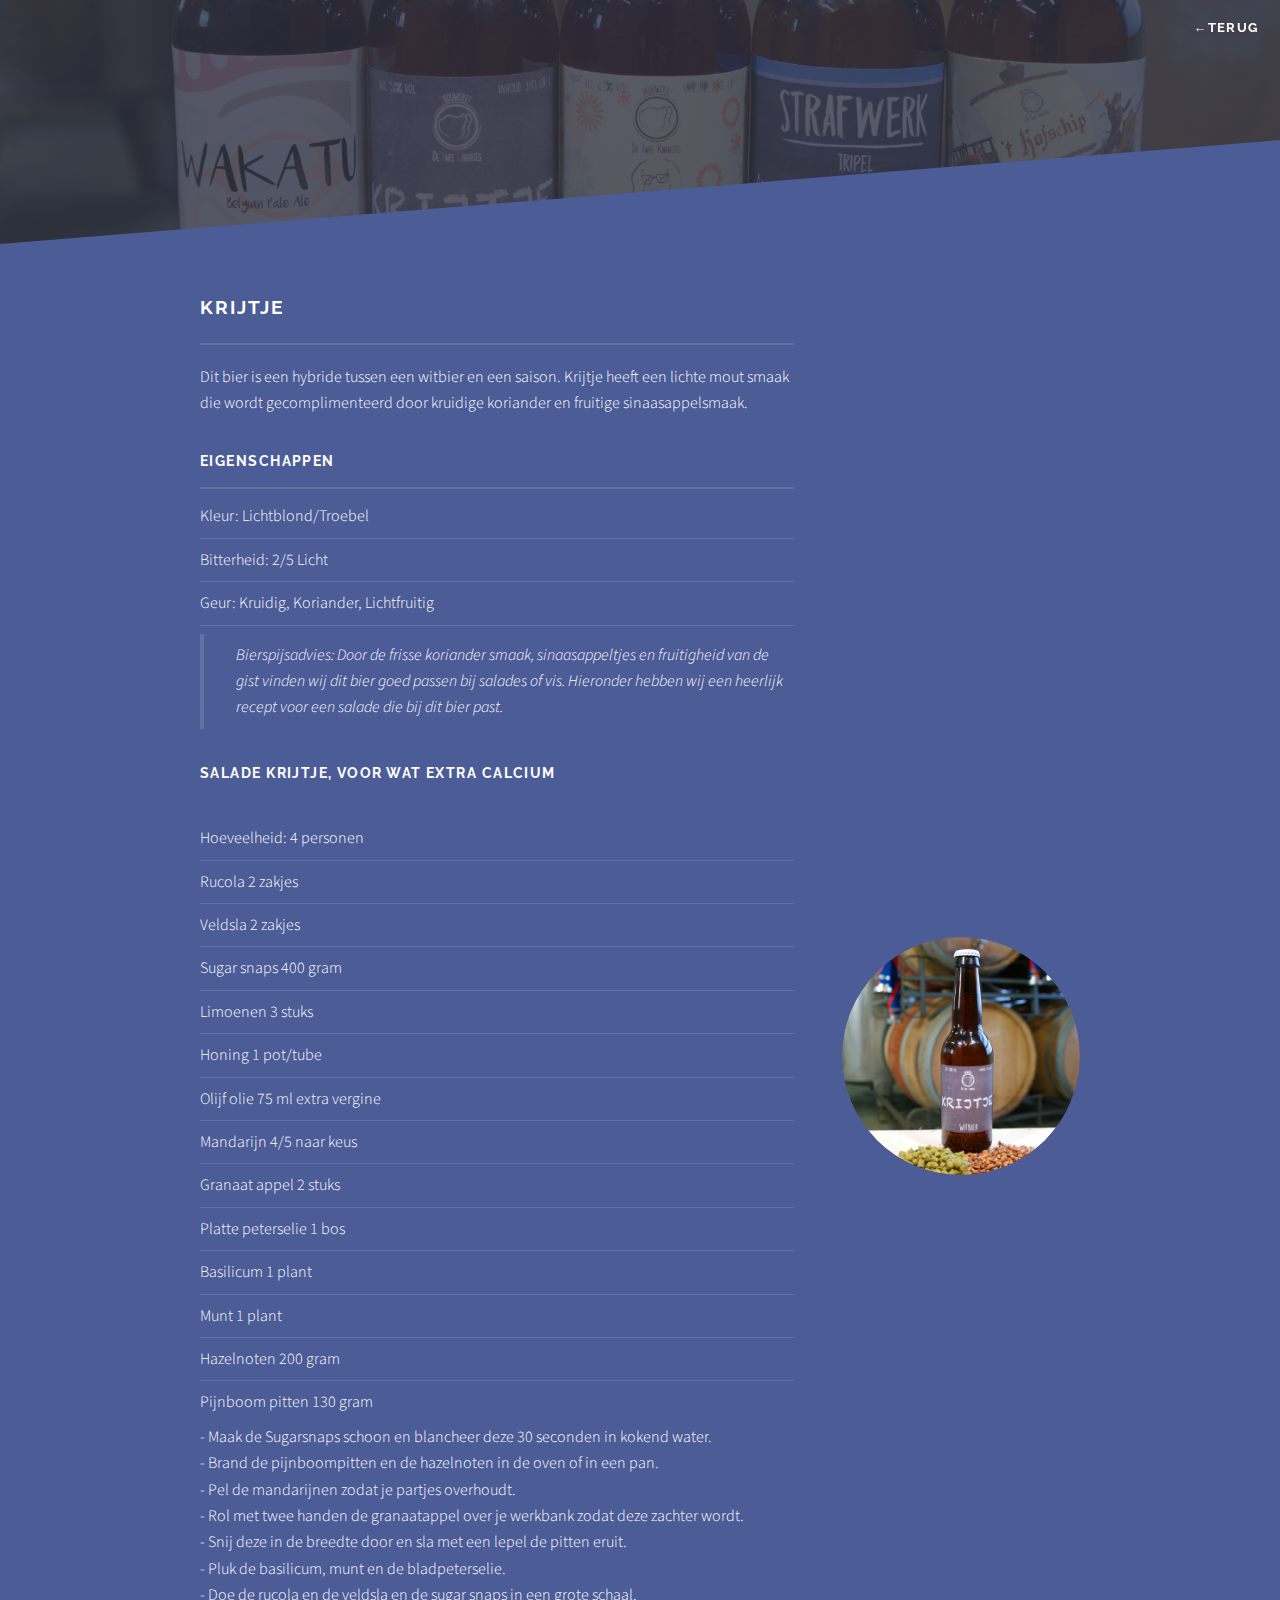
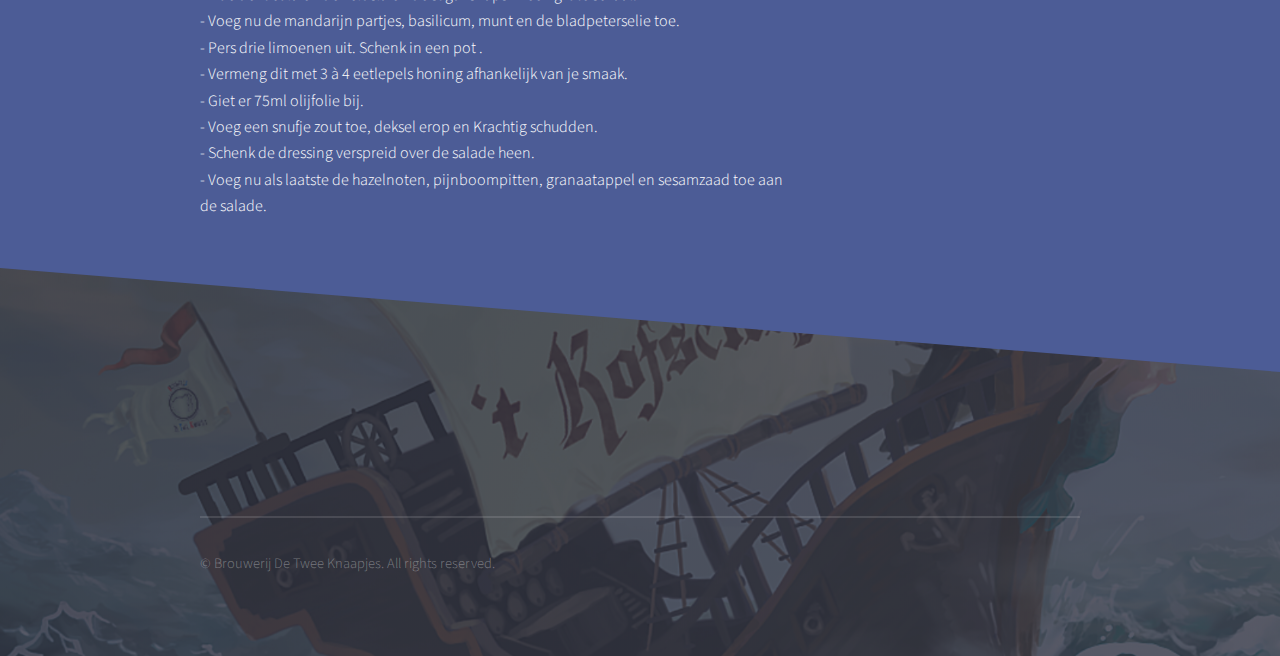
<file: krijtje.html>
<!DOCTYPE HTML>
<!--
	Solid State by HTML5 UP
	html5up.net | @ajlkn
	Free for personal and commercial use under the CCA 3.0 license (html5up.net/license)
-->
<html>
	<head>
		<title>Knaapjes Krijtje</title>
		<meta charset="utf-8" />
		<meta name="viewport" content="width=device-width, initial-scale=1" />
		<!--[if lte IE 8]><script src="assets/js/ie/html5shiv.js"></script><![endif]-->
		<link rel="stylesheet" href="assets/css/bieren.css" />
		<!--[if lte IE 9]><link rel="stylesheet" href="assets/css/ie9.css" /><![endif]-->
		<!--[if lte IE 8]><link rel="stylesheet" href="assets/css/ie8.css" /><![endif]-->
	</head>
	<body>

		<!-- Page Wrapper -->
			<div id="page-wrapper">

				<!-- Header -->
					<header id="header" class="alt">
						<h1><a href="index.html">TWEE KNAAPJES</a></h1>
						<nav>
							<a href="bieren.html">&#8592;Terug</a>
						</nav>
					</header>

				<!-- Banner -->
					<section id="banner">
					</section>

				<!-- Wrapper -->
					<section id="wrapper">

						<!-- One -->
							<section id="two" class="wrapper spotlight style1">
								<div class="inner">
									<a class="image"><img src="images/krijtje.jpg" alt="" /></a>
									<div class="content">
										<h2 class="major">Krijtje</h2>
										<p>Dit bier is een hybride tussen een witbier en een saison. Krijtje heeft een lichte mout smaak die wordt gecomplimenteerd door kruidige koriander en fruitige sinaasappelsmaak.</p>
										<h3 class="major">Eigenschappen</h3>
											<ul class="alt">
												<li>Kleur: Lichtblond/Troebel</li>
												<li>Bitterheid: 2/5 Licht</li>
												<li>Geur: Kruidig, Koriander, Lichtfruitig</li>
												<li><blockquote>Bierspijsadvies: Door de frisse koriander smaak, sinaasappeltjes en fruitigheid van de gist vinden wij dit bier goed passen bij salades of vis. Hieronder hebben wij een heerlijk recept voor een salade die bij dit bier past.
												</blockquote>
												<h3>Salade krijtje, voor wat extra calcium</h3>
												<br>Hoeveelheid: 4 personen
													<li>Rucola 		2 zakjes</li>
													<li>Veldsla		2 zakjes</li>
													<li>Sugar snaps		400 gram</li>
													<li>Limoenen		3 stuks</li>
													<li>Honing		1 pot/tube</li>
													<li>Olijf olie		75 ml extra vergine</li>
													<li>Mandarijn 		4/5 naar keus</li>
													<li>Granaat appel	2 stuks</li>
													<li>Platte peterselie	1 bos</li>
													<li>Basilicum		1 plant</li>
													<li>Munt			1 plant</li>
													<li>Hazelnoten		200 gram</li>
													<li>Pijnboom pitten 	130 gram</li>
													<span>
													- Maak de Sugarsnaps schoon en blancheer deze 30 seconden in kokend water.<br>
													- Brand de pijnboompitten en de hazelnoten in de oven of in een pan.<br>
													- Pel de mandarijnen zodat je partjes overhoudt.<br>
													- Rol met twee handen de granaatappel over je werkbank zodat deze zachter wordt.<br>
													- Snij deze in de breedte door en sla met een lepel de pitten eruit.<br>
													- Pluk de basilicum, munt en de bladpeterselie.<br>
													- Doe de rucola en de veldsla en de sugar snaps in een grote schaal.<br>
													- Voeg nu de mandarijn partjes, basilicum, munt en de bladpeterselie toe.<br>

													- Pers drie limoenen uit. Schenk in een pot .<br>
													- Vermeng dit met 3 à 4 eetlepels honing afhankelijk van je smaak.<br> 
													- Giet er 75ml olijfolie bij.<br> 
													- Voeg een snufje zout toe, deksel erop en Krachtig schudden.<br>

													- Schenk de dressing verspreid over de salade heen.<br>
													- Voeg nu als laatste de hazelnoten, pijnboompitten, granaatappel en sesamzaad toe aan de salade.<br>
													</span>

													</li>
											</ul>
									</div>
								</div>
							</section>
					</section>
				<!--	<section id="four" class="wrapper alt style1">
								<div class="inner">
									<section>
										<h3 class="major">Impressie</h3>
										<div class="box alt">
											<div class="row uniform">
												<div class="4u"><span class="image fit"><img src="images/krijtje.jpg" alt="" /></span></div>
												<div class="4u"><span class="image fit"><img src="images/pic06.jpg" alt="" /></span></div>
												<div class="4u$"><span class="image fit"><img src="images/pic07.jpg" alt="" /></span></div>
												<div class="4u"><span class="image fit"><img src="images/pic07.jpg" alt="" /></span></div>
												<div class="4u"><span class="image fit"><img src="images/pic05.jpg" alt="" /></span></div>
												<div class="4u$"><span class="image fit"><img src="images/pic06.jpg" alt="" /></span></div>
											</div>
										</div>
									</section>
								</div>
							</section> -->
									
									

								</div>
							</div>

					</section>

				<!-- Footer -->
					<section id="footer">
						<div class="inner">
							<ul class="copyright">
								<li>&copy; Brouwerij De Twee Knaapjes. All rights reserved.</li>
							</ul>
						</div>
					</section>

			</div>

		<!-- Scripts -->
			<script src="assets/js/skel.min.js"></script>
			<script src="assets/js/jquery.min.js"></script>
			<script src="assets/js/jquery.scrollex.min.js"></script>
			<script src="assets/js/util.js"></script>
			<!--[if lte IE 8]><script src="assets/js/ie/respond.min.js"></script><![endif]-->
			<script src="assets/js/main.js"></script>

	</body>
</html>
</file>
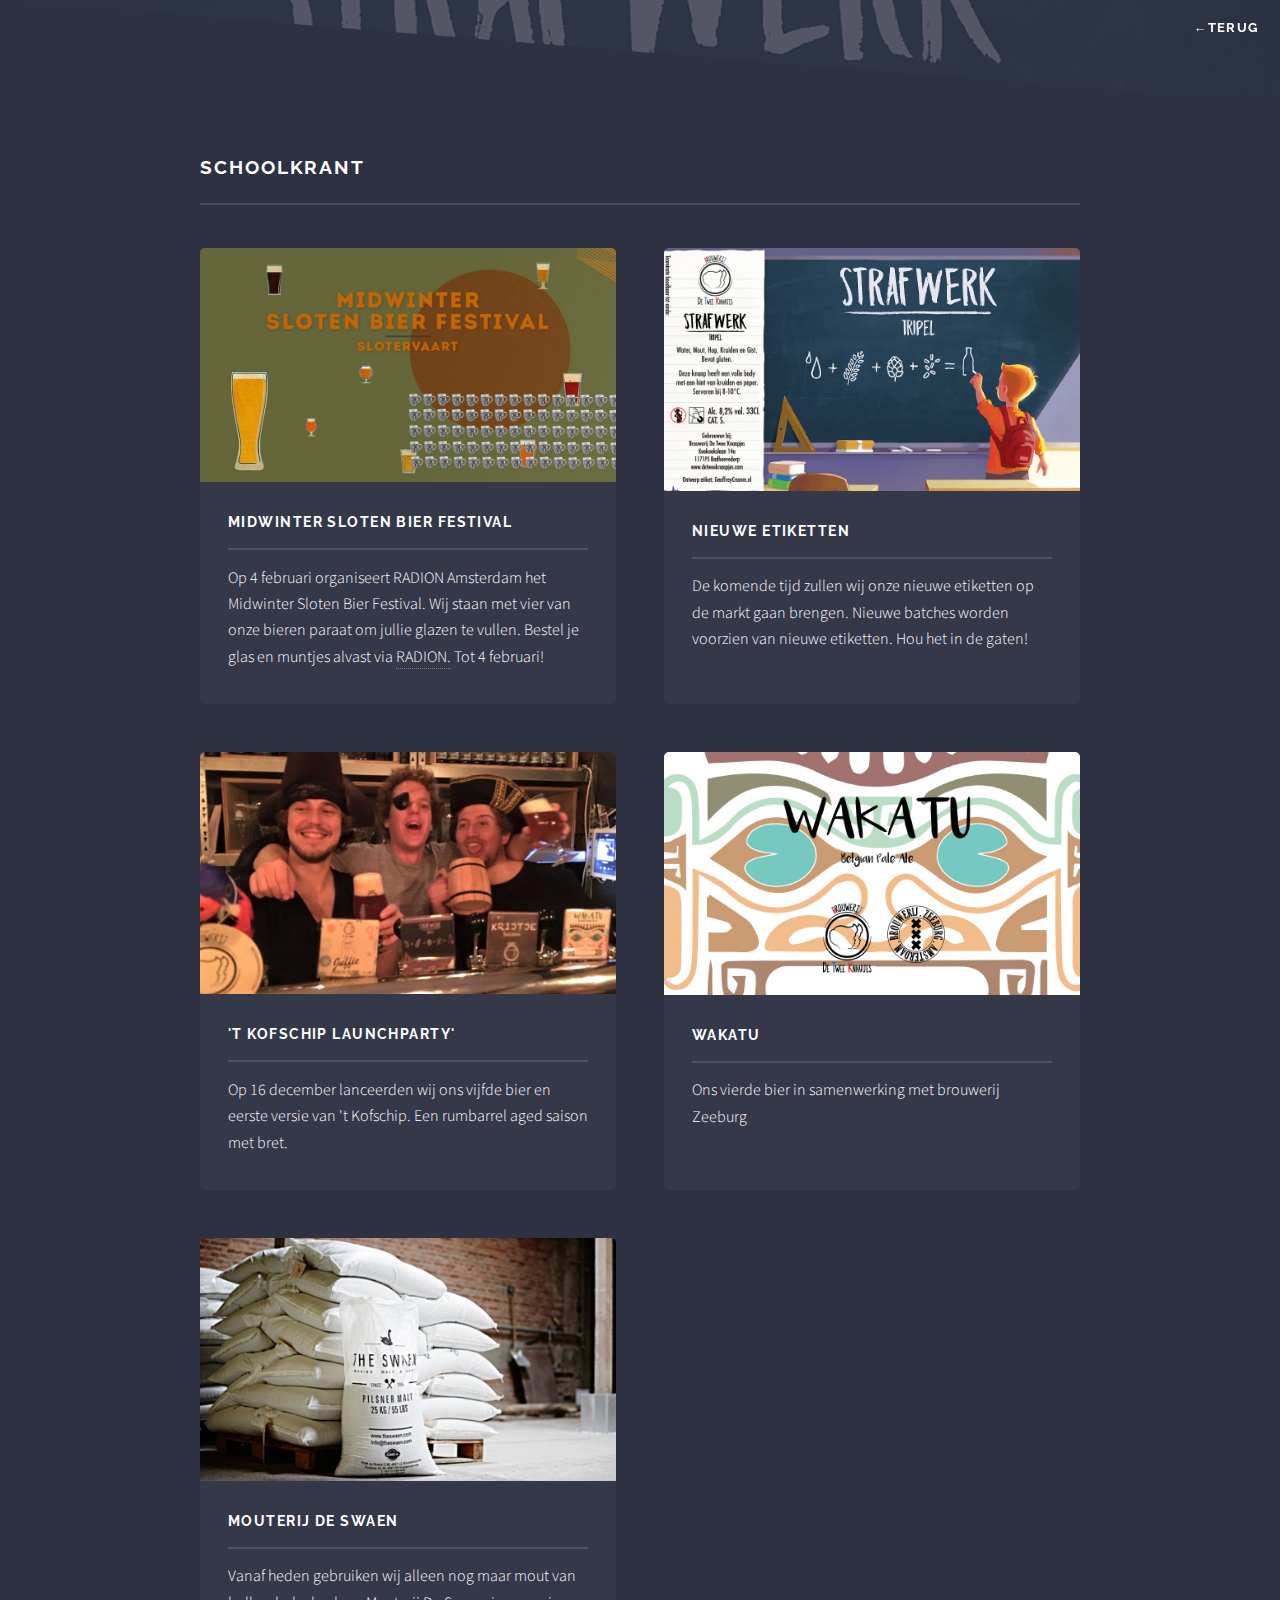
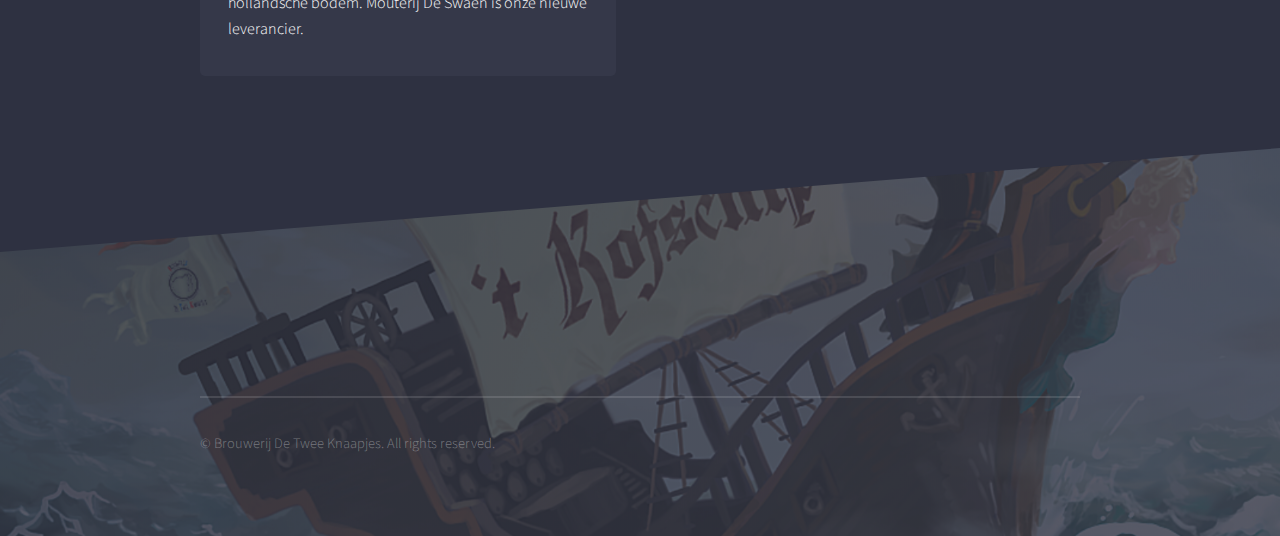
<file: nieuws.html>
<!DOCTYPE HTML>
<!--
	Solid State by HTML5 UP
	html5up.net | @ajlkn
	Free for personal and commercial use under the CCA 3.0 license (html5up.net/license)
-->
<html>
	<head>
		<title>Schoolkrant</title>
		<meta charset="utf-8" />
		<meta name="viewport" content="width=device-width, initial-scale=1" />
		<!--[if lte IE 8]><script src="assets/js/ie/html5shiv.js"></script><![endif]-->
		<link rel="stylesheet" href="assets/css/main.css" />
		<!--[if lte IE 9]><link rel="stylesheet" href="assets/css/ie9.css" /><![endif]-->
		<!--[if lte IE 8]><link rel="stylesheet" href="assets/css/ie8.css" /><![endif]-->
	</head>
	<body>

		<!-- Page Wrapper -->
			<div id="page-wrapper">

				<!--header -->
					<header id="header" class="alt">
						<h1><a href="index.html">TWEE KNAAPJES</a></h1>
						<nav>
							<a href="index.html">&#8592;Terug</a>
						</nav>
					</header>

				
				<!-- Wrapper -->
						<section id="four" class="wrapper alt style1">
							<div class="inner">
								<h2 class="major">Schoolkrant</h2>
									<section class="features">
										<article>
											<a class="image"><img src="images/nieuws/slotenbier.jpg" alt="" /></a>
											<h3 class="major">Midwinter Sloten Bier Festival</h3>
											<p>Op 4 februari organiseert RADION Amsterdam het Midwinter Sloten Bier Festival. Wij staan met vier van onze bieren paraat om jullie glazen te vullen. Bestel je glas en muntjes alvast via <a href="https://radionamsterdam.stager.nl/web/tickets">RADION.</a> Tot 4 februari!</p>
											<!--<a href="#" class="special">Meer</a>-->
										</article>
										<article>
											<a  class="image"><img src="images/nieuws/nieuweetiketten.jpg" alt="" /></a>
											<h3 class="major">Nieuwe etiketten</h3>
											<p>De komende tijd zullen wij onze nieuwe etiketten op de markt gaan brengen. Nieuwe batches worden voorzien van nieuwe etiketten. Hou het in de gaten!</p>
											<!--<a href="schoolkrant/nieuwe-etikettenhtml" class="special">Meer</a>-->
										</article>
										<article>
											<a  class="image"><img src="images/nieuws/kofschiplaunch.jpg" alt="" /></a>
											<h3 class="major">'t Kofschip Launchparty'</h3>
											<p>Op 16 december lanceerden wij ons vijfde bier en eerste versie van 't Kofschip. Een rumbarrel aged saison met bret.</p>
											<!--<a href="#" class="special">Meer</a>-->
										</article>
										<article>
											<a  class="image"><img src="images/nieuws/wakatu.jpg" alt="" /></a>
											<h3 class="major">Wakatu</h3>
											<p>Ons vierde bier in samenwerking met brouwerij Zeeburg</p>
											<!--<a href="#" class="special">Meer</a>-->
										</article>
										<article>
											<a  class="image"><img src="images/nieuws/swaen.jpg" alt="" /></a>
											<h3 class="major">Mouterij De Swaen</h3>
											<p>Vanaf heden gebruiken wij alleen nog maar mout van hollandsche bodem. Mouterij De Swaen is onze nieuwe leverancier.</p>
											<!--<a href="#" class="special">Meer</a>-->
										</article>
									</section>
								</div>
							</section>

				<!-- Footer -->
					<section id="footer">
						<div class="inner">

							<ul class="copyright">
								<li>&copy; Brouwerij De Twee Knaapjes. All rights reserved.</li>
							</ul>
						</div>
					</section>

			</div>

		<!-- Scripts -->
			<script src="assets/js/skel.min.js"></script>
			<script src="assets/js/jquery.min.js"></script>
			<script src="assets/js/jquery.scrollex.min.js"></script>
			<script src="assets/js/util.js"></script>
			<!--[if lte IE 8]><script src="assets/js/ie/respond.min.js"></script><![endif]-->
			<script src="assets/js/main.js"></script>

	</body>
</html>
</file>
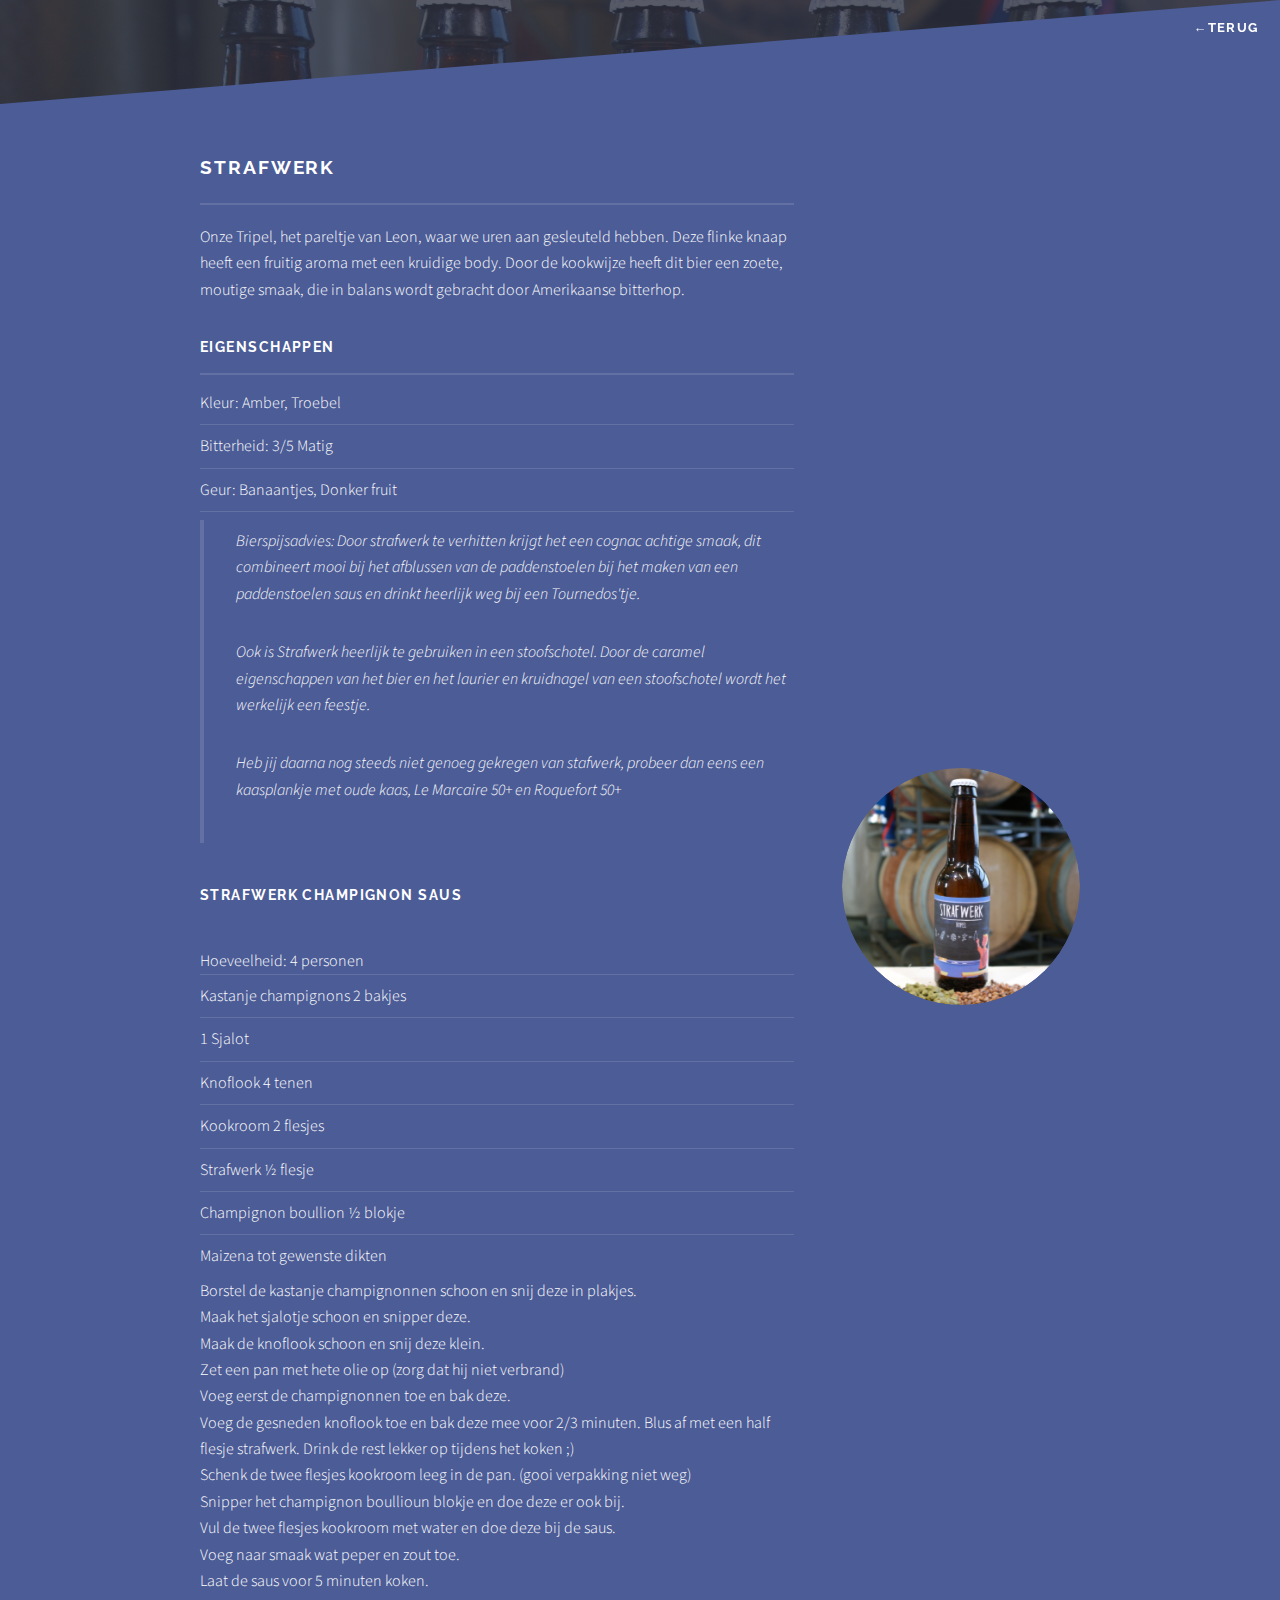
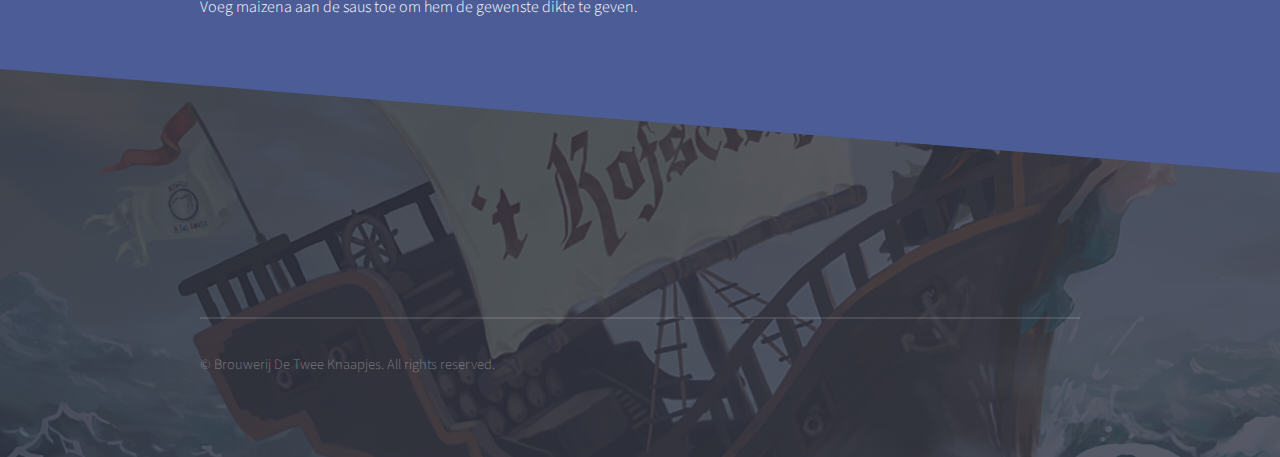
<file: strafwerk.html>
<!DOCTYPE HTML>
<!--
	Solid State by HTML5 UP
	html5up.net | @ajlkn
	Free for personal and commercial use under the CCA 3.0 license (html5up.net/license)
-->
<html>
	<head>
		<title>Knaapjes Strafwerk</title>
		<meta charset="utf-8" />
		<meta name="viewport" content="width=device-width, initial-scale=1" />
		<!--[if lte IE 8]><script src="assets/js/ie/html5shiv.js"></script><![endif]-->
		<link rel="stylesheet" href="assets/css/bieren.css" />
		<!--[if lte IE 9]><link rel="stylesheet" href="assets/css/ie9.css" /><![endif]-->
		<!--[if lte IE 8]><link rel="stylesheet" href="assets/css/ie8.css" /><![endif]-->
	</head>
	<body>

		<!-- Page Wrapper -->
			<div id="page-wrapper">


				<!-- Header -->
					<header id="header" class="alt">
						<h1><a href="index.html">TWEE KNAAPJES</a></h1>
						<nav>
							<a href="bieren.html">&#8592;Terug</a>
						</nav>
					</header>

				<!-- Wrapper -->
					<section id="wrapper">

						<!-- One -->
							<section id="two" class="wrapper spotlight style1">
								<div class="inner">
									<a class="image"><img src="images/strafwerk.jpg" alt="" /></a>
									<div class="content">
										<h2 class="major">Strafwerk</h2>
										<p>Onze Tripel, het pareltje van Leon, waar we uren aan gesleuteld hebben. Deze flinke knaap heeft een fruitig aroma met een kruidige body. Door de kookwijze heeft dit bier een zoete, moutige smaak, die in balans wordt gebracht door Amerikaanse bitterhop.
										</p>
										<h3 class="major">Eigenschappen</h3>
											<ul class="alt">
												<li>Kleur: Amber, Troebel</li>
												<li>Bitterheid: 3/5 Matig</li>
												<li>Geur: Banaantjes, Donker fruit</li>
												<li><blockquote><p>Bierspijsadvies: Door strafwerk te verhitten krijgt het een cognac achtige smaak, dit combineert mooi bij het afblussen van de paddenstoelen bij het maken van een paddenstoelen saus en drinkt heerlijk weg bij een Tournedos'tje.</p> <p>Ook is Strafwerk heerlijk te gebruiken in een stoofschotel. Door de caramel eigenschappen van het bier en het laurier en kruidnagel van een stoofschotel wordt het werkelijk een feestje.</p> <p>Heb jij daarna nog steeds niet genoeg gekregen van stafwerk, probeer dan eens een kaasplankje met oude kaas, Le Marcaire 50+ en Roquefort 50+</p></blockquote></li>
													<h3>Strafwerk champignon saus</h3>
													<br>Hoeveelheid: 4 personen
													<li>Kastanje champignons 2 bakjes</li>
													<li>1 Sjalot</li>
													<li>Knoflook 4 tenen</li>
													<li>Kookroom 2 flesjes</li>
													<li>Strafwerk ½ flesje</li>
													<li>Champignon boullion ½ blokje</li>
													<li>Maizena	tot gewenste dikten</li>
												<span>
												Borstel de kastanje champignonnen schoon en snij deze in plakjes.<br>
												Maak het sjalotje schoon en snipper deze.<br>
												Maak de knoflook schoon en snij deze klein.<br>  
												Zet een pan met hete olie op (zorg dat hij niet verbrand)<br>
												Voeg eerst de champignonnen toe en bak deze.<br>
												Voeg de gesneden knoflook toe en bak deze mee voor 2/3 minuten.
												Blus af met een half flesje strafwerk. Drink de rest lekker op tijdens het koken ;)<br> 
												Schenk de twee flesjes kookroom leeg in de pan. (gooi verpakking niet weg)<br>
												Snipper het champignon boullioun blokje en doe deze er ook bij.<br>
												Vul de twee flesjes kookroom met water en doe deze bij de saus.<br>
												Voeg naar smaak wat peper en zout toe.<br>
												Laat de saus voor 5 minuten koken.<br>
												Voeg maizena aan de saus toe om hem de gewenste dikte te geven.<br>
												</span>
											</ul>
									</div>
								</div>
							</section>
					</section>
					
					<!--<section id="four" class="wrapper alt style1">
								<div class="inner">
									<section>
										<h3 class="major">Strafwerk</h3>
										<div class="box alt">
											<div class="row uniform">
												<div class="4u"><span class="image fit"><img src="images/pic05.jpg" alt="" /></span></div>
												<div class="4u"><span class="image fit"><img src="images/pic06.jpg" alt="" /></span></div>
												<div class="4u$"><span class="image fit"><img src="images/pic07.jpg" alt="" /></span></div>
												<div class="4u"><span class="image fit"><img src="images/pic07.jpg" alt="" /></span></div>
												<div class="4u"><span class="image fit"><img src="images/pic05.jpg" alt="" /></span></div>
												<div class="4u$"><span class="image fit"><img src="images/pic06.jpg" alt="" /></span></div>
											</div>
										</div>
									</section>
								</div>
							</section>
									
									

								</div>
							</div>

					</section>

				<!-- Footer -->
					<section id="footer">
						<div class="inner">
							<ul class="copyright">
								<li>&copy; Brouwerij De Twee Knaapjes. All rights reserved.</li>
							</ul>
						</div>
					</section>

			</div>

		<!-- Scripts -->
			<script src="assets/js/skel.min.js"></script>
			<script src="assets/js/jquery.min.js"></script>
			<script src="assets/js/jquery.scrollex.min.js"></script>
			<script src="assets/js/util.js"></script>
			<!--[if lte IE 8]><script src="assets/js/ie/respond.min.js"></script><![endif]-->
			<script src="assets/js/main.js"></script>

	</body>
</html>
</file>
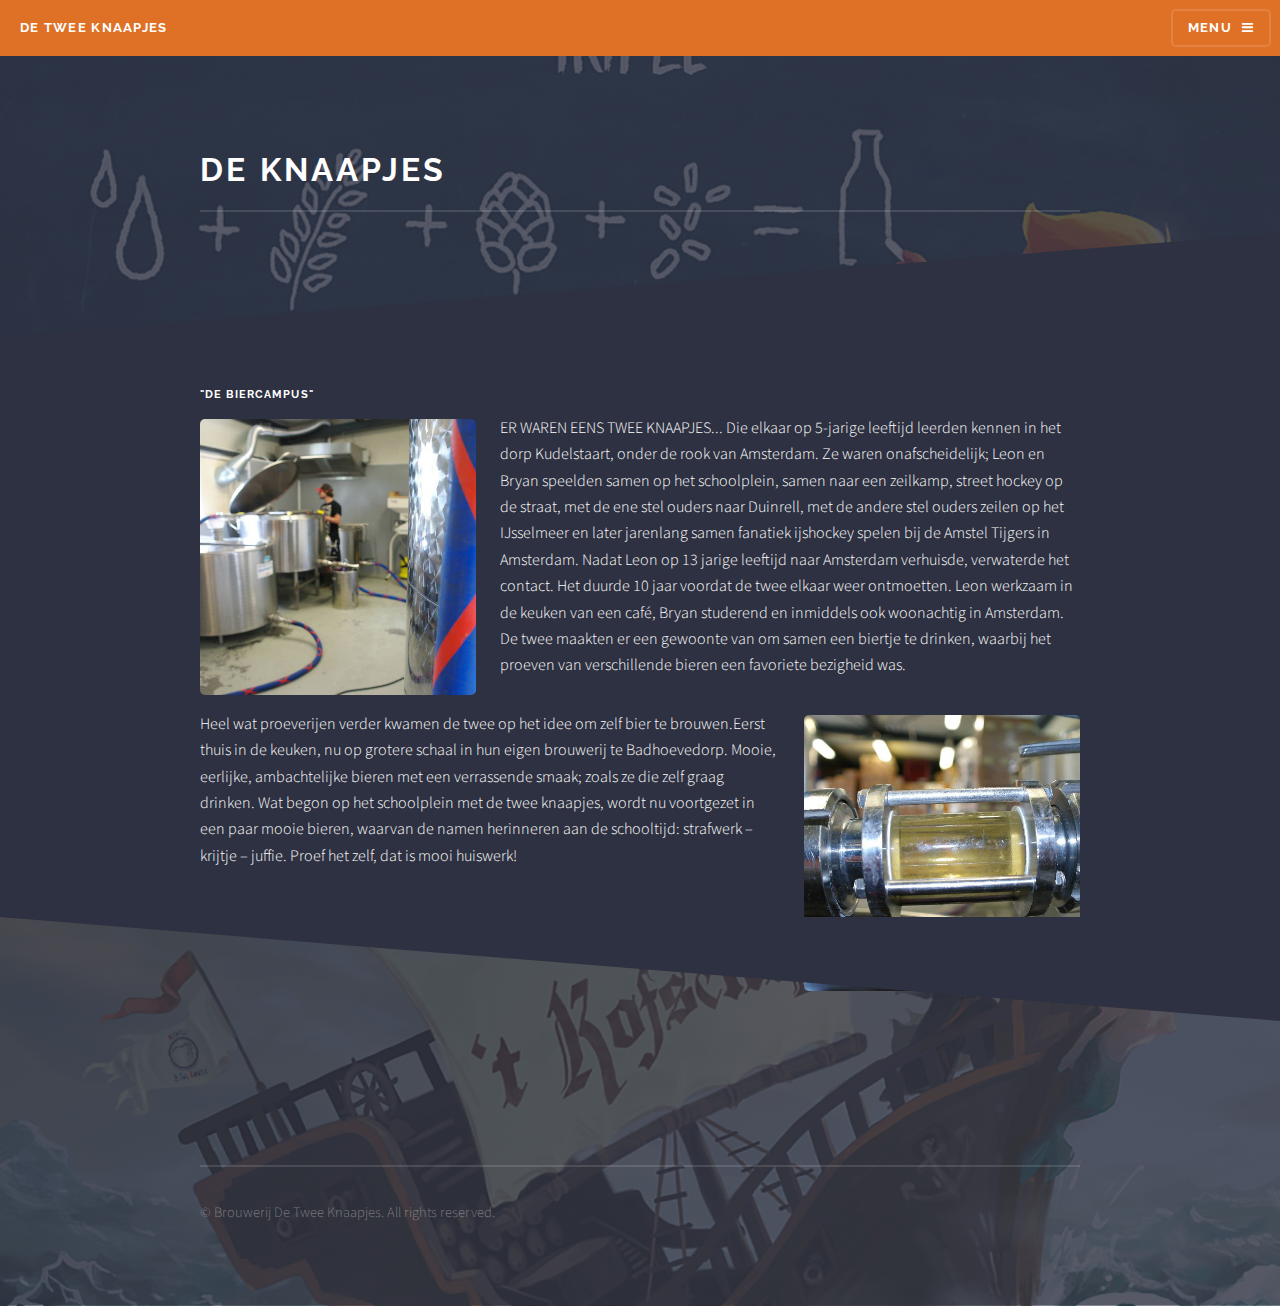
<file: tweeknaapjes.html>
<!DOCTYPE HTML>
<!--
	Solid State by HTML5 UP
	html5up.net | @ajlkn
	Free for personal and commercial use under the CCA 3.0 license (html5up.net/license)
-->
<html>
	<head>
		<title>De Twee Knaapjes</title>
		<meta charset="utf-8" />
		<meta name="viewport" content="width=device-width, initial-scale=1" />
		<!--[if lte IE 8]><script src="assets/js/ie/html5shiv.js"></script><![endif]-->
		<link rel="stylesheet" href="assets/css/main.css" />
		<!--[if lte IE 9]><link rel="stylesheet" href="assets/css/ie9.css" /><![endif]-->
		<!--[if lte IE 8]><link rel="stylesheet" href="assets/css/ie8.css" /><![endif]-->
	</head>
	<body>

		<!-- Page Wrapper -->
			<div id="page-wrapper">

				<!-- Header -->
					<header id="header">
						<h1><a href="index.html">De Twee Knaapjes</a></h1>
						<nav>
							<a href="#menu">Menu</a>
						</nav>
					</header>

				<!-- Menu -->
					<nav id="menu">
						<div class="inner">
							<h2>Menu</h2>
							<ul class="links">
								<li><a href="index.html">Home</a></li>
								<li><a href="generic.html">Generic</a></li>
								<li><a href="elements.html">Elements</a></li>
								<li><a href="#">Log In</a></li>
								<li><a href="#">Sign Up</a></li>
							</ul>
							<a href="#" class="close">Sluiten</a>
						</div>
					</nav>

				<!-- Wrapper -->
					<section id="wrapper">
						<header>
							<div class="inner">
								<h2>De Knaapjes</h2>
							</div>
						</header>

						<!-- Content -->
							<div class="wrapper">
								<div class="inner">
									<section>
										<h4>"De Biercampus"</h4>
										<p><span class="image left"><img src="images/brouwerij1.jpg" alt="" /></span>ER WAREN EENS TWEE KNAAPJES...
										Die elkaar op 5-jarige leeftijd leerden kennen in het dorp Kudelstaart, onder de rook van Amsterdam. Ze waren onafscheidelijk; Leon en Bryan speelden samen op het schoolplein, samen naar een zeilkamp, street hockey op de straat, met de ene stel ouders naar Duinrell, met de andere stel ouders zeilen op het IJsselmeer en later jarenlang samen fanatiek ijshockey spelen bij de Amstel Tijgers in Amsterdam. Nadat Leon op 13 jarige leeftijd naar Amsterdam verhuisde, verwaterde het contact. Het duurde 10 jaar voordat de twee elkaar weer ontmoetten. Leon werkzaam in de keuken van een café, Bryan studerend en inmiddels ook woonachtig in Amsterdam. De twee maakten er een gewoonte van om samen een biertje te drinken, waarbij het proeven van verschillende bieren een favoriete bezigheid was.</p>
										<p><span class="image right"><img src="images/brouwerij2.jpg" alt="" /></span>Heel wat proeverijen verder kwamen de twee op het idee om zelf bier te brouwen.Eerst thuis in de keuken, nu op grotere schaal in hun eigen brouwerij te Badhoevedorp. Mooie, eerlijke, ambachtelijke bieren met een verrassende smaak; zoals ze die zelf graag drinken. Wat begon op het schoolplein met de twee knaapjes, wordt nu voortgezet in een paar mooie bieren, waarvan de namen herinneren aan de schooltijd: strafwerk – krijtje – juffie. Proef het zelf, dat is mooi huiswerk!</p>
									</section>

								</div>
							</div>

					</section>

				<!-- Footer -->
					<section id="footer">
						<div class="inner">
							<ul class="copyright">
								<li>&copy; Brouwerij De Twee Knaapjes. All rights reserved.</li>
							</ul>
						</div>
					</section>

			</div>

		<!-- Scripts -->
			<script src="assets/js/skel.min.js"></script>
			<script src="assets/js/jquery.min.js"></script>
			<script src="assets/js/jquery.scrollex.min.js"></script>
			<script src="assets/js/util.js"></script>
			<!--[if lte IE 8]><script src="assets/js/ie/respond.min.js"></script><![endif]-->
			<script src="assets/js/main.js"></script>

	</body>
</html>
</file>
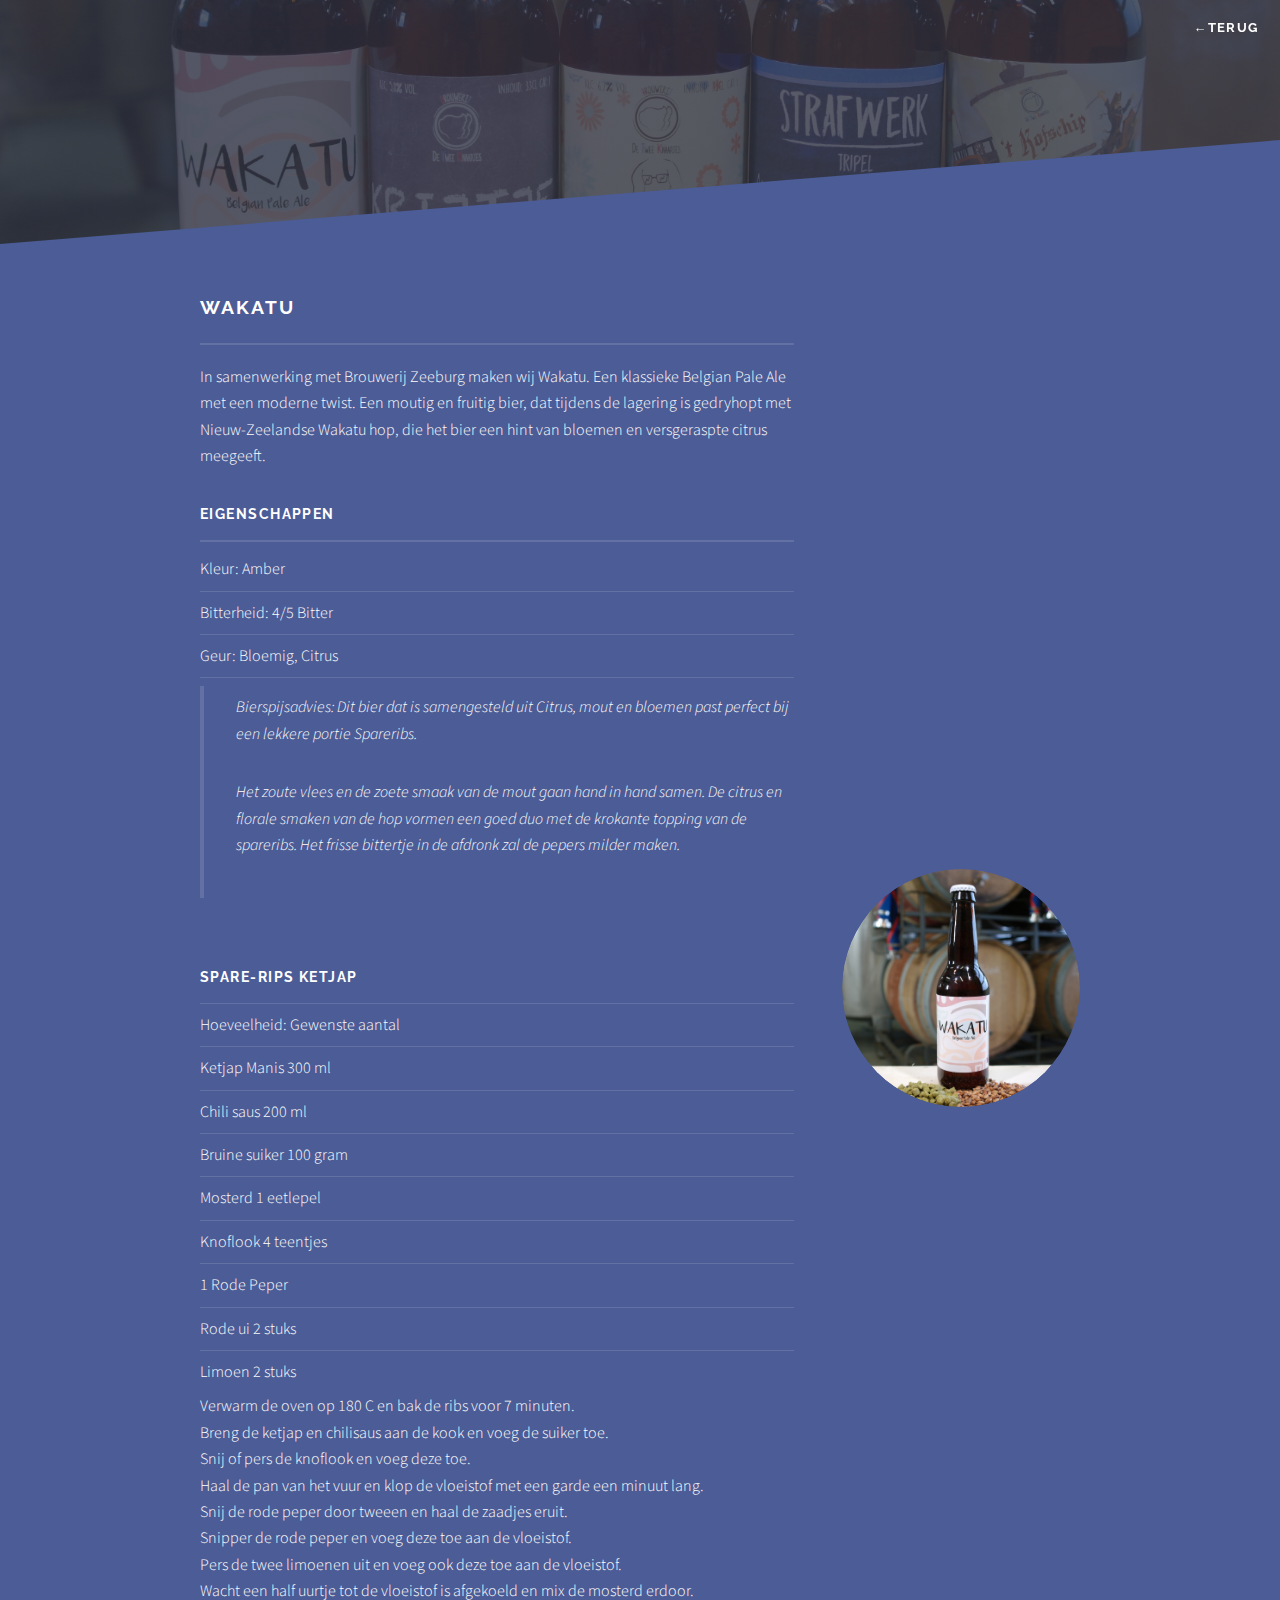
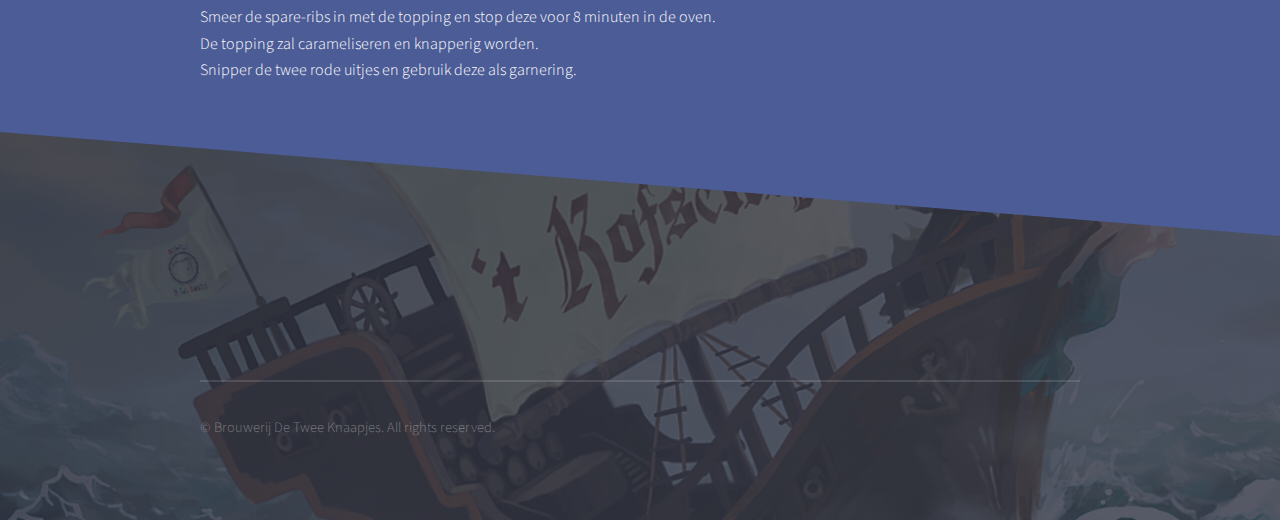
<file: wakatu.html>
<!DOCTYPE HTML>
<!--
	Solid State by HTML5 UP
	html5up.net | @ajlkn
	Free for personal and commercial use under the CCA 3.0 license (html5up.net/license)
-->
<html>
	<head>
		<title>Knaapjes Strafwerk</title>
		<meta charset="utf-8" />
		<meta name="viewport" content="width=device-width, initial-scale=1" />
		<!--[if lte IE 8]><script src="assets/js/ie/html5shiv.js"></script><![endif]-->
		<link rel="stylesheet" href="assets/css/bieren.css" />
		<!--[if lte IE 9]><link rel="stylesheet" href="assets/css/ie9.css" /><![endif]-->
		<!--[if lte IE 8]><link rel="stylesheet" href="assets/css/ie8.css" /><![endif]-->
	</head>
	<body>

		<!-- Page Wrapper -->
			<div id="page-wrapper">

				<!-- Header -->
					<header id="header" class="alt">
						<h1><a href="index.html">TWEE KNAAPJES</a></h1>
						<nav>
							<a href="bieren.html">&#8592;Terug</a>
						</nav>
					</header>

				<!-- Banner -->
					<section id="banner">
					</section>

				<!-- Wrapper -->
					<section id="wrapper">

						<!-- One -->
							<section id="two" class="wrapper spotlight style1">
								<div class="inner">
									<a href="brouwerij.html" class="image"><img src="images/wakatu.jpg" alt="" /></a>
									<div class="content">
										<h2 class="major">Wakatu</h2>
										<p>In samenwerking met Brouwerij Zeeburg maken wij Wakatu. Een klassieke Belgian Pale Ale met een moderne twist. Een moutig en fruitig bier, dat tijdens de lagering is gedryhopt met Nieuw-Zeelandse Wakatu hop, die het bier een hint van bloemen en versgeraspte citrus meegeeft.</p>
										<h3 class="major">Eigenschappen</h3>
											<ul class="alt">
												<li>Kleur: Amber</li>
												<li>Bitterheid: 4/5 Bitter</li>
												<li>Geur: Bloemig, Citrus</li>
												<li><blockquote><p>Bierspijsadvies: Dit bier dat is samengesteld uit Citrus, mout en bloemen past perfect bij een lekkere portie Spareribs.</p>
												<p>Het zoute vlees en de zoete smaak van de mout gaan hand in hand samen. De citrus en florale smaken van de hop vormen een goed duo met de krokante topping van de spareribs. Het frisse bittertje in de afdronk zal de pepers milder maken.</p></blockquote></li>
												<br><h3>Spare-rips Ketjap</h3>
												<li>Hoeveelheid: Gewenste aantal</li>
												<li>Ketjap Manis  300 ml</li>
												<li>Chili saus 200 ml</li>
												<li>Bruine suiker 100 gram</li>
												<li>Mosterd 1 eetlepel</li>
												<li>Knoflook 4 teentjes</li>
												<li>1 Rode Peper</li>		
												<li>Rode ui 2 stuks</li>
												<li>Limoen 2 stuks</li>
												<span>Verwarm de oven op 180 C en bak de ribs voor 7 minuten.<br>
												Breng de ketjap en chilisaus aan de kook en voeg de suiker toe.<br>
												Snij of pers de knoflook en voeg deze toe.<br>
												Haal de pan van het vuur en klop de vloeistof met een garde een minuut lang.<br>
												Snij de rode peper door tweeen en haal de zaadjes eruit.<br>
												Snipper de rode peper en voeg deze toe aan de vloeistof.<br>
												Pers de twee limoenen uit en voeg ook deze toe aan de vloeistof.<br>
												Wacht een half uurtje tot de vloeistof is afgekoeld en mix de mosterd erdoor.<br>
												Smeer de spare-ribs in met de topping en stop deze voor 8 minuten in de oven.<br>
												De topping zal carameliseren en knapperig worden.<br>
												Snipper de twee rode uitjes en gebruik deze als garnering.</span>
											</ul>
									</div>
								</div>
							</section>
					</section>
					<!-- <section id="four" class="wrapper alt style1">
								<div class="inner">
									<section>
										<h3 class="major">Wakatu</h3>
										<div class="box alt">
											<div class="row uniform">
												<div class="4u"><span class="image fit"><img src="images/pic05.jpg" alt="" /></span></div>
												<div class="4u"><span class="image fit"><img src="images/pic06.jpg" alt="" /></span></div>
												<div class="4u$"><span class="image fit"><img src="images/pic07.jpg" alt="" /></span></div>
												<div class="4u"><span class="image fit"><img src="images/pic07.jpg" alt="" /></span></div>
												<div class="4u"><span class="image fit"><img src="images/pic05.jpg" alt="" /></span></div>
												<div class="4u$"><span class="image fit"><img src="images/pic06.jpg" alt="" /></span></div>
											</div>
										</div>
									</section>
								</div>
							</section>
									
									

								</div>
							</div>

					</section>

				<!-- Footer -->
					<section id="footer">
						<div class="inner">
							<ul class="copyright">
								<li>&copy; Brouwerij De Twee Knaapjes. All rights reserved.</li>
							</ul>
						</div>
					</section>

			</div>

		<!-- Scripts -->
			<script src="assets/js/skel.min.js"></script>
			<script src="assets/js/jquery.min.js"></script>
			<script src="assets/js/jquery.scrollex.min.js"></script>
			<script src="assets/js/util.js"></script>
			<!--[if lte IE 8]><script src="assets/js/ie/respond.min.js"></script><![endif]-->
			<script src="assets/js/main.js"></script>

	</body>
</html>
</file>
<file: assets/css/ie9.css>
/*
	Solid State by HTML5 UP
	html5up.net | @ajlkn
	Free for personal and commercial use under the CCA 3.0 license (html5up.net/license)
*/

/* Basic */

	body {
		background-color: #2e3141;
		background-image: url("../../images/bg.jpg");
		background-size: cover;
		background-attachment: fixed;
		background-position: center;
	}

		body:before {
			background: rgba(46, 49, 65, 0.8);
			content: '';
			display: block;
			height: 100%;
			left: 0;
			position: fixed;
			top: 0;
			width: 100%;
		}

		body > * {
			position: relative;
			z-index: 1;
		}

/* Features */

	.features article {
		display: inline-block;
		width: 45%;
	}

/* Menu */

	#menu .inner {
		margin: 4em auto;
	}

/* Wrapper */

	#wrapper > header {
		background: none !important;
	}

	.wrapper.spotlight .inner {
		text-align: left !important;
	}

	.wrapper.spotlight .image {
		display: inline-block;
		margin: 0 3em 2em 0 !important;
		vertical-align: middle;
		width: 24%;
	}

	.wrapper.spotlight .content {
		display: inline-block;
		vertical-align: middle;
		width: 70%;
	}

/* Banner */

	#banner {
		background: none !important;
	}

/* Footer */

	#footer {
		background: none !important;
	}

		#footer .inner form {
			display: inline-block;
			width: 45%;
		}

		#footer .inner .contact {
			display: inline-block;
			width: 45%;
		}
</file>
<file: assets/css/ie8.css>
/*
	Solid State by HTML5 UP
	html5up.net | @ajlkn
	Free for personal and commercial use under the CCA 3.0 license (html5up.net/license)
*/

/* Basic */

	body {
		-ms-behavior: url("assets/js/backgroundsize.min.htc");
	}

/* Type */

	h1.major, h2.major, h3.major, h4.major, h5.major, h6.major {
		border-bottom: solid 2px #ffffff;
	}

	blockquote {
		border-left: solid 4px #ffffff;
	}

	code {
		border: solid 2px #ffffff;
	}

	hr {
		border-bottom: solid 2px #ffffff;
	}

/* Button */

	input[type="submit"],
	input[type="reset"],
	input[type="button"],
	button,
	.button {
		position: relative;
		-ms-behavior: url("assets/js/ie/PIE.htc");
		border: solid 2px #ffffff;
	}

		input[type="submit"].special,
		input[type="reset"].special,
		input[type="button"].special,
		button.special,
		.button.special {
			border: 0;
		}

/* Form */

	input[type="text"],
	input[type="password"],
	input[type="email"],
	input[type="tel"],
	select,
	textarea {
		position: relative;
		-ms-behavior: url("assets/js/ie/PIE.htc");
		background: transparent;
		border: solid 2px #ffffff;
	}

/* Table */

	table tbody tr {
		border: solid 1px #ffffff;
		border-left: 0;
		border-right: 0;
	}

	table.alt tbody tr td {
		border: solid 1px #ffffff;
		border-left-width: 0;
		border-top-width: 0;
	}

		table.alt tbody tr td:first-child {
			border-left-width: 1px;
		}

	table.alt tbody tr:first-child td {
		border-top-width: 1px;
	}

	table.alt thead {
		border-bottom: 0;
	}

	table.alt tfoot {
		border-top: 0;
	}

/* Features */

	.features article {
		-ms-behavior: url("assets/js/ie/PIE.htc");
		position: relative;
		width: 44%;
	}

		.features article .image {
			margin-top: 0;
			margin-left: 0;
			width: 100%;
		}

/* Menu */

	#menu {
		background: #2e3141;
	}

		#menu h2 {
			border-bottom: solid 2px #ffffff;
		}

/* Header */

	#header {
		background-color: #353849;
	}

/* Wrapper */

	.wrapper {
		margin: 0;
	}

		.wrapper:before, .wrapper:after {
			display: none;
		}

		.wrapper.spotlight .image {
			-ms-behavior: url("assets/js/ie/PIE.htc");
		}

			.wrapper.spotlight .image img {
				position: relative;
				-ms-behavior: url("assets/js/ie/PIE.htc");
			}

/* Banner */

	#banner .logo .icon {
		border: solid 2px #ffffff;
		-ms-behavior: url("assets/js/ie/PIE.htc");
	}

	#banner h2 {
		border-bottom: solid 2px #ffffff;
	}

/* Footer */

	#footer .inner .copyright {
		border-top: solid 2px #ffffff;
	}

		#footer .inner .copyright li {
			border-left: solid 2px #ffffff;
		}
</file>
<file: assets/css/main.css>
@import url(font-awesome.min.css);
@import url("https://fonts.googleapis.com/css?family=Raleway:200,700|Source+Sans+Pro:300,600,300italic,600italic");

/*
	Solid State by HTML5 UP
	html5up.net | @ajlkn
	Free for personal and commercial use under the CCA 3.0 license (html5up.net/license)
*/

/* Reset */

	html, body, div, span, applet, object, iframe, h1, h2, h3, h4, h5, h6, p, blockquote, pre, a, abbr, acronym, address, big, cite, code, del, dfn, em, img, ins, kbd, q, s, samp, small, strike, strong, sub, sup, tt, var, b, u, i, center, dl, dt, dd, ol, ul, li, fieldset, form, label, legend, table, caption, tbody, tfoot, thead, tr, th, td, article, aside, canvas, details, embed, figure, figcaption, footer, header, hgroup, menu, nav, output, ruby, section, summary, time, mark, audio, video {
		margin: 0;
		padding: 0;
		border: 0;
		font-size: 100%;
		font: inherit;
		vertical-align: baseline;
	}

	article, aside, details, figcaption, figure, footer, header, hgroup, menu, nav, section {
		display: block;
	}

	body {
		line-height: 1;
	}

	ol, ul {
		list-style: none;
	}

	blockquote, q {
		quotes: none;
	}

	blockquote:before, blockquote:after, q:before, q:after {
		content: '';
		content: none;
	}

	table {
		border-collapse: collapse;
		border-spacing: 0;
	}

	body {
		-webkit-text-size-adjust: none;
	}

/* Box Model */

	*, *:before, *:after {
		-moz-box-sizing: border-box;
		-webkit-box-sizing: border-box;
		box-sizing: border-box;
	}

/* Grid */

	.row {
		border-bottom: solid 1px transparent;
		-moz-box-sizing: border-box;
		-webkit-box-sizing: border-box;
		box-sizing: border-box;
	}

	.row > * {
		float: left;
		-moz-box-sizing: border-box;
		-webkit-box-sizing: border-box;
		box-sizing: border-box;
	}

	.row:after, .row:before {
		content: '';
		display: block;
		clear: both;
		height: 0;
	}

	.row.uniform > * > :first-child {
		margin-top: 0;
	}

	.row.uniform > * > :last-child {
		margin-bottom: 0;
	}

	.row.\30 \25 > * {
		padding: 0 0 0 0em;
	}

	.row.\30 \25 {
		margin: 0 0 -1px 0em;
	}

	.row.uniform.\30 \25 > * {
		padding: 0em 0 0 0em;
	}

	.row.uniform.\30 \25 {
		margin: 0em 0 -1px 0em;
	}

	.row > * {
		padding: 0 0 0 1.75em;
	}

	.row {
		margin: 0 0 -1px -1.75em;
	}

	.row.uniform > * {
		padding: 1.75em 0 0 1.75em;
	}

	.row.uniform {
		margin: -1.75em 0 -1px -1.75em;
	}

	.row.\32 00\25 > * {
		padding: 0 0 0 3.5em;
	}

	.row.\32 00\25 {
		margin: 0 0 -1px -3.5em;
	}

	.row.uniform.\32 00\25 > * {
		padding: 3.5em 0 0 3.5em;
	}

	.row.uniform.\32 00\25 {
		margin: -3.5em 0 -1px -3.5em;
	}

	.row.\31 50\25 > * {
		padding: 0 0 0 2.625em;
	}

	.row.\31 50\25 {
		margin: 0 0 -1px -2.625em;
	}

	.row.uniform.\31 50\25 > * {
		padding: 2.625em 0 0 2.625em;
	}

	.row.uniform.\31 50\25 {
		margin: -2.625em 0 -1px -2.625em;
	}

	.row.\35 0\25 > * {
		padding: 0 0 0 0.875em;
	}

	.row.\35 0\25 {
		margin: 0 0 -1px -0.875em;
	}

	.row.uniform.\35 0\25 > * {
		padding: 0.875em 0 0 0.875em;
	}

	.row.uniform.\35 0\25 {
		margin: -0.875em 0 -1px -0.875em;
	}

	.row.\32 5\25 > * {
		padding: 0 0 0 0.4375em;
	}

	.row.\32 5\25 {
		margin: 0 0 -1px -0.4375em;
	}

	.row.uniform.\32 5\25 > * {
		padding: 0.4375em 0 0 0.4375em;
	}

	.row.uniform.\32 5\25 {
		margin: -0.4375em 0 -1px -0.4375em;
	}

	.\31 2u, .\31 2u\24 {
		width: 100%;
		clear: none;
		margin-left: 0;
	}

	.\31 1u, .\31 1u\24 {
		width: 91.6666666667%;
		clear: none;
		margin-left: 0;
	}

	.\31 0u, .\31 0u\24 {
		width: 83.3333333333%;
		clear: none;
		margin-left: 0;
	}

	.\39 u, .\39 u\24 {
		width: 75%;
		clear: none;
		margin-left: 0;
	}

	.\38 u, .\38 u\24 {
		width: 66.6666666667%;
		clear: none;
		margin-left: 0;
	}

	.\37 u, .\37 u\24 {
		width: 58.3333333333%;
		clear: none;
		margin-left: 0;
	}

	.\36 u, .\36 u\24 {
		width: 50%;
		clear: none;
		margin-left: 0;
	}

	.\35 u, .\35 u\24 {
		width: 41.6666666667%;
		clear: none;
		margin-left: 0;
	}

	.\34 u, .\34 u\24 {
		width: 33.3333333333%;
		clear: none;
		margin-left: 0;
	}

	.\33 u, .\33 u\24 {
		width: 25%;
		clear: none;
		margin-left: 0;
	}

	.\32 u, .\32 u\24 {
		width: 16.6666666667%;
		clear: none;
		margin-left: 0;
	}

	.\31 u, .\31 u\24 {
		width: 8.3333333333%;
		clear: none;
		margin-left: 0;
	}

	.\31 2u\24 + *,
	.\31 1u\24 + *,
	.\31 0u\24 + *,
	.\39 u\24 + *,
	.\38 u\24 + *,
	.\37 u\24 + *,
	.\36 u\24 + *,
	.\35 u\24 + *,
	.\34 u\24 + *,
	.\33 u\24 + *,
	.\32 u\24 + *,
	.\31 u\24 + * {
		clear: left;
	}

	.\-11u {
		margin-left: 91.66667%;
	}

	.\-10u {
		margin-left: 83.33333%;
	}

	.\-9u {
		margin-left: 75%;
	}

	.\-8u {
		margin-left: 66.66667%;
	}

	.\-7u {
		margin-left: 58.33333%;
	}

	.\-6u {
		margin-left: 50%;
	}

	.\-5u {
		margin-left: 41.66667%;
	}

	.\-4u {
		margin-left: 33.33333%;
	}

	.\-3u {
		margin-left: 25%;
	}

	.\-2u {
		margin-left: 16.66667%;
	}

	.\-1u {
		margin-left: 8.33333%;
	}

	@media screen and (max-width: 1680px) {

		.row > * {
			padding: 0 0 0 1.75em;
		}

		.row {
			margin: 0 0 -1px -1.75em;
		}

		.row.uniform > * {
			padding: 1.75em 0 0 1.75em;
		}

		.row.uniform {
			margin: -1.75em 0 -1px -1.75em;
		}

		.row.\32 00\25 > * {
			padding: 0 0 0 3.5em;
		}

		.row.\32 00\25 {
			margin: 0 0 -1px -3.5em;
		}

		.row.uniform.\32 00\25 > * {
			padding: 3.5em 0 0 3.5em;
		}

		.row.uniform.\32 00\25 {
			margin: -3.5em 0 -1px -3.5em;
		}

		.row.\31 50\25 > * {
			padding: 0 0 0 2.625em;
		}

		.row.\31 50\25 {
			margin: 0 0 -1px -2.625em;
		}

		.row.uniform.\31 50\25 > * {
			padding: 2.625em 0 0 2.625em;
		}

		.row.uniform.\31 50\25 {
			margin: -2.625em 0 -1px -2.625em;
		}

		.row.\35 0\25 > * {
			padding: 0 0 0 0.875em;
		}

		.row.\35 0\25 {
			margin: 0 0 -1px -0.875em;
		}

		.row.uniform.\35 0\25 > * {
			padding: 0.875em 0 0 0.875em;
		}

		.row.uniform.\35 0\25 {
			margin: -0.875em 0 -1px -0.875em;
		}

		.row.\32 5\25 > * {
			padding: 0 0 0 0.4375em;
		}

		.row.\32 5\25 {
			margin: 0 0 -1px -0.4375em;
		}

		.row.uniform.\32 5\25 > * {
			padding: 0.4375em 0 0 0.4375em;
		}

		.row.uniform.\32 5\25 {
			margin: -0.4375em 0 -1px -0.4375em;
		}

		.\31 2u\28xlarge\29, .\31 2u\24\28xlarge\29 {
			width: 100%;
			clear: none;
			margin-left: 0;
		}

		.\31 1u\28xlarge\29, .\31 1u\24\28xlarge\29 {
			width: 91.6666666667%;
			clear: none;
			margin-left: 0;
		}

		.\31 0u\28xlarge\29, .\31 0u\24\28xlarge\29 {
			width: 83.3333333333%;
			clear: none;
			margin-left: 0;
		}

		.\39 u\28xlarge\29, .\39 u\24\28xlarge\29 {
			width: 75%;
			clear: none;
			margin-left: 0;
		}

		.\38 u\28xlarge\29, .\38 u\24\28xlarge\29 {
			width: 66.6666666667%;
			clear: none;
			margin-left: 0;
		}

		.\37 u\28xlarge\29, .\37 u\24\28xlarge\29 {
			width: 58.3333333333%;
			clear: none;
			margin-left: 0;
		}

		.\36 u\28xlarge\29, .\36 u\24\28xlarge\29 {
			width: 50%;
			clear: none;
			margin-left: 0;
		}

		.\35 u\28xlarge\29, .\35 u\24\28xlarge\29 {
			width: 41.6666666667%;
			clear: none;
			margin-left: 0;
		}

		.\34 u\28xlarge\29, .\34 u\24\28xlarge\29 {
			width: 33.3333333333%;
			clear: none;
			margin-left: 0;
		}

		.\33 u\28xlarge\29, .\33 u\24\28xlarge\29 {
			width: 25%;
			clear: none;
			margin-left: 0;
		}

		.\32 u\28xlarge\29, .\32 u\24\28xlarge\29 {
			width: 16.6666666667%;
			clear: none;
			margin-left: 0;
		}

		.\31 u\28xlarge\29, .\31 u\24\28xlarge\29 {
			width: 8.3333333333%;
			clear: none;
			margin-left: 0;
		}

		.\31 2u\24\28xlarge\29 + *,
		.\31 1u\24\28xlarge\29 + *,
		.\31 0u\24\28xlarge\29 + *,
		.\39 u\24\28xlarge\29 + *,
		.\38 u\24\28xlarge\29 + *,
		.\37 u\24\28xlarge\29 + *,
		.\36 u\24\28xlarge\29 + *,
		.\35 u\24\28xlarge\29 + *,
		.\34 u\24\28xlarge\29 + *,
		.\33 u\24\28xlarge\29 + *,
		.\32 u\24\28xlarge\29 + *,
		.\31 u\24\28xlarge\29 + * {
			clear: left;
		}

		.\-11u\28xlarge\29 {
			margin-left: 91.66667%;
		}

		.\-10u\28xlarge\29 {
			margin-left: 83.33333%;
		}

		.\-9u\28xlarge\29 {
			margin-left: 75%;
		}

		.\-8u\28xlarge\29 {
			margin-left: 66.66667%;
		}

		.\-7u\28xlarge\29 {
			margin-left: 58.33333%;
		}

		.\-6u\28xlarge\29 {
			margin-left: 50%;
		}

		.\-5u\28xlarge\29 {
			margin-left: 41.66667%;
		}

		.\-4u\28xlarge\29 {
			margin-left: 33.33333%;
		}

		.\-3u\28xlarge\29 {
			margin-left: 25%;
		}

		.\-2u\28xlarge\29 {
			margin-left: 16.66667%;
		}

		.\-1u\28xlarge\29 {
			margin-left: 8.33333%;
		}

	}

	@media screen and (max-width: 1280px) {

		.row > * {
			padding: 0 0 0 1.75em;
		}

		.row {
			margin: 0 0 -1px -1.75em;
		}

		.row.uniform > * {
			padding: 1.75em 0 0 1.75em;
		}

		.row.uniform {
			margin: -1.75em 0 -1px -1.75em;
		}

		.row.\32 00\25 > * {
			padding: 0 0 0 3.5em;
		}

		.row.\32 00\25 {
			margin: 0 0 -1px -3.5em;
		}

		.row.uniform.\32 00\25 > * {
			padding: 3.5em 0 0 3.5em;
		}

		.row.uniform.\32 00\25 {
			margin: -3.5em 0 -1px -3.5em;
		}

		.row.\31 50\25 > * {
			padding: 0 0 0 2.625em;
		}

		.row.\31 50\25 {
			margin: 0 0 -1px -2.625em;
		}

		.row.uniform.\31 50\25 > * {
			padding: 2.625em 0 0 2.625em;
		}

		.row.uniform.\31 50\25 {
			margin: -2.625em 0 -1px -2.625em;
		}

		.row.\35 0\25 > * {
			padding: 0 0 0 0.875em;
		}

		.row.\35 0\25 {
			margin: 0 0 -1px -0.875em;
		}

		.row.uniform.\35 0\25 > * {
			padding: 0.875em 0 0 0.875em;
		}

		.row.uniform.\35 0\25 {
			margin: -0.875em 0 -1px -0.875em;
		}

		.row.\32 5\25 > * {
			padding: 0 0 0 0.4375em;
		}

		.row.\32 5\25 {
			margin: 0 0 -1px -0.4375em;
		}

		.row.uniform.\32 5\25 > * {
			padding: 0.4375em 0 0 0.4375em;
		}

		.row.uniform.\32 5\25 {
			margin: -0.4375em 0 -1px -0.4375em;
		}

		.\31 2u\28large\29, .\31 2u\24\28large\29 {
			width: 100%;
			clear: none;
			margin-left: 0;
		}

		.\31 1u\28large\29, .\31 1u\24\28large\29 {
			width: 91.6666666667%;
			clear: none;
			margin-left: 0;
		}

		.\31 0u\28large\29, .\31 0u\24\28large\29 {
			width: 83.3333333333%;
			clear: none;
			margin-left: 0;
		}

		.\39 u\28large\29, .\39 u\24\28large\29 {
			width: 75%;
			clear: none;
			margin-left: 0;
		}

		.\38 u\28large\29, .\38 u\24\28large\29 {
			width: 66.6666666667%;
			clear: none;
			margin-left: 0;
		}

		.\37 u\28large\29, .\37 u\24\28large\29 {
			width: 58.3333333333%;
			clear: none;
			margin-left: 0;
		}

		.\36 u\28large\29, .\36 u\24\28large\29 {
			width: 50%;
			clear: none;
			margin-left: 0;
		}

		.\35 u\28large\29, .\35 u\24\28large\29 {
			width: 41.6666666667%;
			clear: none;
			margin-left: 0;
		}

		.\34 u\28large\29, .\34 u\24\28large\29 {
			width: 33.3333333333%;
			clear: none;
			margin-left: 0;
		}

		.\33 u\28large\29, .\33 u\24\28large\29 {
			width: 25%;
			clear: none;
			margin-left: 0;
		}

		.\32 u\28large\29, .\32 u\24\28large\29 {
			width: 16.6666666667%;
			clear: none;
			margin-left: 0;
		}

		.\31 u\28large\29, .\31 u\24\28large\29 {
			width: 8.3333333333%;
			clear: none;
			margin-left: 0;
		}

		.\31 2u\24\28large\29 + *,
		.\31 1u\24\28large\29 + *,
		.\31 0u\24\28large\29 + *,
		.\39 u\24\28large\29 + *,
		.\38 u\24\28large\29 + *,
		.\37 u\24\28large\29 + *,
		.\36 u\24\28large\29 + *,
		.\35 u\24\28large\29 + *,
		.\34 u\24\28large\29 + *,
		.\33 u\24\28large\29 + *,
		.\32 u\24\28large\29 + *,
		.\31 u\24\28large\29 + * {
			clear: left;
		}

		.\-11u\28large\29 {
			margin-left: 91.66667%;
		}

		.\-10u\28large\29 {
			margin-left: 83.33333%;
		}

		.\-9u\28large\29 {
			margin-left: 75%;
		}

		.\-8u\28large\29 {
			margin-left: 66.66667%;
		}

		.\-7u\28large\29 {
			margin-left: 58.33333%;
		}

		.\-6u\28large\29 {
			margin-left: 50%;
		}

		.\-5u\28large\29 {
			margin-left: 41.66667%;
		}

		.\-4u\28large\29 {
			margin-left: 33.33333%;
		}

		.\-3u\28large\29 {
			margin-left: 25%;
		}

		.\-2u\28large\29 {
			margin-left: 16.66667%;
		}

		.\-1u\28large\29 {
			margin-left: 8.33333%;
		}

	}

	@media screen and (max-width: 980px) {

		.row > * {
			padding: 0 0 0 1.75em;
		}

		.row {
			margin: 0 0 -1px -1.75em;
		}

		.row.uniform > * {
			padding: 1.75em 0 0 1.75em;
		}

		.row.uniform {
			margin: -1.75em 0 -1px -1.75em;
		}

		.row.\32 00\25 > * {
			padding: 0 0 0 3.5em;
		}

		.row.\32 00\25 {
			margin: 0 0 -1px -3.5em;
		}

		.row.uniform.\32 00\25 > * {
			padding: 3.5em 0 0 3.5em;
		}

		.row.uniform.\32 00\25 {
			margin: -3.5em 0 -1px -3.5em;
		}

		.row.\31 50\25 > * {
			padding: 0 0 0 2.625em;
		}

		.row.\31 50\25 {
			margin: 0 0 -1px -2.625em;
		}

		.row.uniform.\31 50\25 > * {
			padding: 2.625em 0 0 2.625em;
		}

		.row.uniform.\31 50\25 {
			margin: -2.625em 0 -1px -2.625em;
		}

		.row.\35 0\25 > * {
			padding: 0 0 0 0.875em;
		}

		.row.\35 0\25 {
			margin: 0 0 -1px -0.875em;
		}

		.row.uniform.\35 0\25 > * {
			padding: 0.875em 0 0 0.875em;
		}

		.row.uniform.\35 0\25 {
			margin: -0.875em 0 -1px -0.875em;
		}

		.row.\32 5\25 > * {
			padding: 0 0 0 0.4375em;
		}

		.row.\32 5\25 {
			margin: 0 0 -1px -0.4375em;
		}

		.row.uniform.\32 5\25 > * {
			padding: 0.4375em 0 0 0.4375em;
		}

		.row.uniform.\32 5\25 {
			margin: -0.4375em 0 -1px -0.4375em;
		}

		.\31 2u\28medium\29, .\31 2u\24\28medium\29 {
			width: 100%;
			clear: none;
			margin-left: 0;
		}

		.\31 1u\28medium\29, .\31 1u\24\28medium\29 {
			width: 91.6666666667%;
			clear: none;
			margin-left: 0;
		}

		.\31 0u\28medium\29, .\31 0u\24\28medium\29 {
			width: 83.3333333333%;
			clear: none;
			margin-left: 0;
		}

		.\39 u\28medium\29, .\39 u\24\28medium\29 {
			width: 75%;
			clear: none;
			margin-left: 0;
		}

		.\38 u\28medium\29, .\38 u\24\28medium\29 {
			width: 66.6666666667%;
			clear: none;
			margin-left: 0;
		}

		.\37 u\28medium\29, .\37 u\24\28medium\29 {
			width: 58.3333333333%;
			clear: none;
			margin-left: 0;
		}

		.\36 u\28medium\29, .\36 u\24\28medium\29 {
			width: 50%;
			clear: none;
			margin-left: 0;
		}

		.\35 u\28medium\29, .\35 u\24\28medium\29 {
			width: 41.6666666667%;
			clear: none;
			margin-left: 0;
		}

		.\34 u\28medium\29, .\34 u\24\28medium\29 {
			width: 33.3333333333%;
			clear: none;
			margin-left: 0;
		}

		.\33 u\28medium\29, .\33 u\24\28medium\29 {
			width: 25%;
			clear: none;
			margin-left: 0;
		}

		.\32 u\28medium\29, .\32 u\24\28medium\29 {
			width: 16.6666666667%;
			clear: none;
			margin-left: 0;
		}

		.\31 u\28medium\29, .\31 u\24\28medium\29 {
			width: 8.3333333333%;
			clear: none;
			margin-left: 0;
		}

		.\31 2u\24\28medium\29 + *,
		.\31 1u\24\28medium\29 + *,
		.\31 0u\24\28medium\29 + *,
		.\39 u\24\28medium\29 + *,
		.\38 u\24\28medium\29 + *,
		.\37 u\24\28medium\29 + *,
		.\36 u\24\28medium\29 + *,
		.\35 u\24\28medium\29 + *,
		.\34 u\24\28medium\29 + *,
		.\33 u\24\28medium\29 + *,
		.\32 u\24\28medium\29 + *,
		.\31 u\24\28medium\29 + * {
			clear: left;
		}

		.\-11u\28medium\29 {
			margin-left: 91.66667%;
		}

		.\-10u\28medium\29 {
			margin-left: 83.33333%;
		}

		.\-9u\28medium\29 {
			margin-left: 75%;
		}

		.\-8u\28medium\29 {
			margin-left: 66.66667%;
		}

		.\-7u\28medium\29 {
			margin-left: 58.33333%;
		}

		.\-6u\28medium\29 {
			margin-left: 50%;
		}

		.\-5u\28medium\29 {
			margin-left: 41.66667%;
		}

		.\-4u\28medium\29 {
			margin-left: 33.33333%;
		}

		.\-3u\28medium\29 {
			margin-left: 25%;
		}

		.\-2u\28medium\29 {
			margin-left: 16.66667%;
		}

		.\-1u\28medium\29 {
			margin-left: 8.33333%;
		}

	}

	@media screen and (max-width: 736px) {

		.row > * {
			padding: 0 0 0 1.25em;
		}

		.row {
			margin: 0 0 -1px -1.25em;
		}

		.row.uniform > * {
			padding: 1.25em 0 0 1.25em;
		}

		.row.uniform {
			margin: -1.25em 0 -1px -1.25em;
		}

		.row.\32 00\25 > * {
			padding: 0 0 0 2.5em;
		}

		.row.\32 00\25 {
			margin: 0 0 -1px -2.5em;
		}

		.row.uniform.\32 00\25 > * {
			padding: 2.5em 0 0 2.5em;
		}

		.row.uniform.\32 00\25 {
			margin: -2.5em 0 -1px -2.5em;
		}

		.row.\31 50\25 > * {
			padding: 0 0 0 1.875em;
		}

		.row.\31 50\25 {
			margin: 0 0 -1px -1.875em;
		}

		.row.uniform.\31 50\25 > * {
			padding: 1.875em 0 0 1.875em;
		}

		.row.uniform.\31 50\25 {
			margin: -1.875em 0 -1px -1.875em;
		}

		.row.\35 0\25 > * {
			padding: 0 0 0 0.625em;
		}

		.row.\35 0\25 {
			margin: 0 0 -1px -0.625em;
		}

		.row.uniform.\35 0\25 > * {
			padding: 0.625em 0 0 0.625em;
		}

		.row.uniform.\35 0\25 {
			margin: -0.625em 0 -1px -0.625em;
		}

		.row.\32 5\25 > * {
			padding: 0 0 0 0.3125em;
		}

		.row.\32 5\25 {
			margin: 0 0 -1px -0.3125em;
		}

		.row.uniform.\32 5\25 > * {
			padding: 0.3125em 0 0 0.3125em;
		}

		.row.uniform.\32 5\25 {
			margin: -0.3125em 0 -1px -0.3125em;
		}

		.\31 2u\28small\29, .\31 2u\24\28small\29 {
			width: 100%;
			clear: none;
			margin-left: 0;
		}

		.\31 1u\28small\29, .\31 1u\24\28small\29 {
			width: 91.6666666667%;
			clear: none;
			margin-left: 0;
		}

		.\31 0u\28small\29, .\31 0u\24\28small\29 {
			width: 83.3333333333%;
			clear: none;
			margin-left: 0;
		}

		.\39 u\28small\29, .\39 u\24\28small\29 {
			width: 75%;
			clear: none;
			margin-left: 0;
		}

		.\38 u\28small\29, .\38 u\24\28small\29 {
			width: 66.6666666667%;
			clear: none;
			margin-left: 0;
		}

		.\37 u\28small\29, .\37 u\24\28small\29 {
			width: 58.3333333333%;
			clear: none;
			margin-left: 0;
		}

		.\36 u\28small\29, .\36 u\24\28small\29 {
			width: 50%;
			clear: none;
			margin-left: 0;
		}

		.\35 u\28small\29, .\35 u\24\28small\29 {
			width: 41.6666666667%;
			clear: none;
			margin-left: 0;
		}

		.\34 u\28small\29, .\34 u\24\28small\29 {
			width: 33.3333333333%;
			clear: none;
			margin-left: 0;
		}

		.\33 u\28small\29, .\33 u\24\28small\29 {
			width: 25%;
			clear: none;
			margin-left: 0;
		}

		.\32 u\28small\29, .\32 u\24\28small\29 {
			width: 16.6666666667%;
			clear: none;
			margin-left: 0;
		}

		.\31 u\28small\29, .\31 u\24\28small\29 {
			width: 8.3333333333%;
			clear: none;
			margin-left: 0;
		}

		.\31 2u\24\28small\29 + *,
		.\31 1u\24\28small\29 + *,
		.\31 0u\24\28small\29 + *,
		.\39 u\24\28small\29 + *,
		.\38 u\24\28small\29 + *,
		.\37 u\24\28small\29 + *,
		.\36 u\24\28small\29 + *,
		.\35 u\24\28small\29 + *,
		.\34 u\24\28small\29 + *,
		.\33 u\24\28small\29 + *,
		.\32 u\24\28small\29 + *,
		.\31 u\24\28small\29 + * {
			clear: left;
		}

		.\-11u\28small\29 {
			margin-left: 91.66667%;
		}

		.\-10u\28small\29 {
			margin-left: 83.33333%;
		}

		.\-9u\28small\29 {
			margin-left: 75%;
		}

		.\-8u\28small\29 {
			margin-left: 66.66667%;
		}

		.\-7u\28small\29 {
			margin-left: 58.33333%;
		}

		.\-6u\28small\29 {
			margin-left: 50%;
		}

		.\-5u\28small\29 {
			margin-left: 41.66667%;
		}

		.\-4u\28small\29 {
			margin-left: 33.33333%;
		}

		.\-3u\28small\29 {
			margin-left: 25%;
		}

		.\-2u\28small\29 {
			margin-left: 16.66667%;
		}

		.\-1u\28small\29 {
			margin-left: 8.33333%;
		}

	}

	@media screen and (max-width: 640px) {

		.row > * {
			padding: 0 0 0 1.25em;
		}

		.row {
			margin: 0 0 -1px -1.25em;
		}

		.row.uniform > * {
			padding: 1.25em 0 0 1.25em;
		}

		.row.uniform {
			margin: -1.25em 0 -1px -1.25em;
		}

		.row.\32 00\25 > * {
			padding: 0 0 0 2.5em;
		}

		.row.\32 00\25 {
			margin: 0 0 -1px -2.5em;
		}

		.row.uniform.\32 00\25 > * {
			padding: 2.5em 0 0 2.5em;
		}

		.row.uniform.\32 00\25 {
			margin: -2.5em 0 -1px -2.5em;
		}

		.row.\31 50\25 > * {
			padding: 0 0 0 1.875em;
		}

		.row.\31 50\25 {
			margin: 0 0 -1px -1.875em;
		}

		.row.uniform.\31 50\25 > * {
			padding: 1.875em 0 0 1.875em;
		}

		.row.uniform.\31 50\25 {
			margin: -1.875em 0 -1px -1.875em;
		}

		.row.\35 0\25 > * {
			padding: 0 0 0 0.625em;
		}

		.row.\35 0\25 {
			margin: 0 0 -1px -0.625em;
		}

		.row.uniform.\35 0\25 > * {
			padding: 0.625em 0 0 0.625em;
		}

		.row.uniform.\35 0\25 {
			margin: -0.625em 0 -1px -0.625em;
		}

		.row.\32 5\25 > * {
			padding: 0 0 0 0.3125em;
		}

		.row.\32 5\25 {
			margin: 0 0 -1px -0.3125em;
		}

		.row.uniform.\32 5\25 > * {
			padding: 0.3125em 0 0 0.3125em;
		}

		.row.uniform.\32 5\25 {
			margin: -0.3125em 0 -1px -0.3125em;
		}

		.\31 2u\28xsmall\29, .\31 2u\24\28xsmall\29 {
			width: 100%;
			clear: none;
			margin-left: 0;
		}

		.\31 1u\28xsmall\29, .\31 1u\24\28xsmall\29 {
			width: 91.6666666667%;
			clear: none;
			margin-left: 0;
		}

		.\31 0u\28xsmall\29, .\31 0u\24\28xsmall\29 {
			width: 83.3333333333%;
			clear: none;
			margin-left: 0;
		}

		.\39 u\28xsmall\29, .\39 u\24\28xsmall\29 {
			width: 75%;
			clear: none;
			margin-left: 0;
		}

		.\38 u\28xsmall\29, .\38 u\24\28xsmall\29 {
			width: 66.6666666667%;
			clear: none;
			margin-left: 0;
		}

		.\37 u\28xsmall\29, .\37 u\24\28xsmall\29 {
			width: 58.3333333333%;
			clear: none;
			margin-left: 0;
		}

		.\36 u\28xsmall\29, .\36 u\24\28xsmall\29 {
			width: 50%;
			clear: none;
			margin-left: 0;
		}

		.\35 u\28xsmall\29, .\35 u\24\28xsmall\29 {
			width: 41.6666666667%;
			clear: none;
			margin-left: 0;
		}

		.\34 u\28xsmall\29, .\34 u\24\28xsmall\29 {
			width: 33.3333333333%;
			clear: none;
			margin-left: 0;
		}

		.\33 u\28xsmall\29, .\33 u\24\28xsmall\29 {
			width: 25%;
			clear: none;
			margin-left: 0;
		}

		.\32 u\28xsmall\29, .\32 u\24\28xsmall\29 {
			width: 16.6666666667%;
			clear: none;
			margin-left: 0;
		}

		.\31 u\28xsmall\29, .\31 u\24\28xsmall\29 {
			width: 8.3333333333%;
			clear: none;
			margin-left: 0;
		}

		.\31 2u\24\28xsmall\29 + *,
		.\31 1u\24\28xsmall\29 + *,
		.\31 0u\24\28xsmall\29 + *,
		.\39 u\24\28xsmall\29 + *,
		.\38 u\24\28xsmall\29 + *,
		.\37 u\24\28xsmall\29 + *,
		.\36 u\24\28xsmall\29 + *,
		.\35 u\24\28xsmall\29 + *,
		.\34 u\24\28xsmall\29 + *,
		.\33 u\24\28xsmall\29 + *,
		.\32 u\24\28xsmall\29 + *,
		.\31 u\24\28xsmall\29 + * {
			clear: left;
		}

		.\-11u\28xsmall\29 {
			margin-left: 91.66667%;
		}

		.\-10u\28xsmall\29 {
			margin-left: 83.33333%;
		}

		.\-9u\28xsmall\29 {
			margin-left: 75%;
		}

		.\-8u\28xsmall\29 {
			margin-left: 66.66667%;
		}

		.\-7u\28xsmall\29 {
			margin-left: 58.33333%;
		}

		.\-6u\28xsmall\29 {
			margin-left: 50%;
		}

		.\-5u\28xsmall\29 {
			margin-left: 41.66667%;
		}

		.\-4u\28xsmall\29 {
			margin-left: 33.33333%;
		}

		.\-3u\28xsmall\29 {
			margin-left: 25%;
		}

		.\-2u\28xsmall\29 {
			margin-left: 16.66667%;
		}

		.\-1u\28xsmall\29 {
			margin-left: 8.33333%;
		}

	}

	@media screen and (max-width: 360px) {

		.row > * {
			padding: 0 0 0 1.25em;
		}

		.row {
			margin: 0 0 -1px -1.25em;
		}

		.row.uniform > * {
			padding: 1.25em 0 0 1.25em;
		}

		.row.uniform {
			margin: -1.25em 0 -1px -1.25em;
		}

		.row.\32 00\25 > * {
			padding: 0 0 0 2.5em;
		}

		.row.\32 00\25 {
			margin: 0 0 -1px -2.5em;
		}

		.row.uniform.\32 00\25 > * {
			padding: 2.5em 0 0 2.5em;
		}

		.row.uniform.\32 00\25 {
			margin: -2.5em 0 -1px -2.5em;
		}

		.row.\31 50\25 > * {
			padding: 0 0 0 1.875em;
		}

		.row.\31 50\25 {
			margin: 0 0 -1px -1.875em;
		}

		.row.uniform.\31 50\25 > * {
			padding: 1.875em 0 0 1.875em;
		}

		.row.uniform.\31 50\25 {
			margin: -1.875em 0 -1px -1.875em;
		}

		.row.\35 0\25 > * {
			padding: 0 0 0 0.625em;
		}

		.row.\35 0\25 {
			margin: 0 0 -1px -0.625em;
		}

		.row.uniform.\35 0\25 > * {
			padding: 0.625em 0 0 0.625em;
		}

		.row.uniform.\35 0\25 {
			margin: -0.625em 0 -1px -0.625em;
		}

		.row.\32 5\25 > * {
			padding: 0 0 0 0.3125em;
		}

		.row.\32 5\25 {
			margin: 0 0 -1px -0.3125em;
		}

		.row.uniform.\32 5\25 > * {
			padding: 0.3125em 0 0 0.3125em;
		}

		.row.uniform.\32 5\25 {
			margin: -0.3125em 0 -1px -0.3125em;
		}

		.\31 2u\28xxsmall\29, .\31 2u\24\28xxsmall\29 {
			width: 100%;
			clear: none;
			margin-left: 0;
		}

		.\31 1u\28xxsmall\29, .\31 1u\24\28xxsmall\29 {
			width: 91.6666666667%;
			clear: none;
			margin-left: 0;
		}

		.\31 0u\28xxsmall\29, .\31 0u\24\28xxsmall\29 {
			width: 83.3333333333%;
			clear: none;
			margin-left: 0;
		}

		.\39 u\28xxsmall\29, .\39 u\24\28xxsmall\29 {
			width: 75%;
			clear: none;
			margin-left: 0;
		}

		.\38 u\28xxsmall\29, .\38 u\24\28xxsmall\29 {
			width: 66.6666666667%;
			clear: none;
			margin-left: 0;
		}

		.\37 u\28xxsmall\29, .\37 u\24\28xxsmall\29 {
			width: 58.3333333333%;
			clear: none;
			margin-left: 0;
		}

		.\36 u\28xxsmall\29, .\36 u\24\28xxsmall\29 {
			width: 50%;
			clear: none;
			margin-left: 0;
		}

		.\35 u\28xxsmall\29, .\35 u\24\28xxsmall\29 {
			width: 41.6666666667%;
			clear: none;
			margin-left: 0;
		}

		.\34 u\28xxsmall\29, .\34 u\24\28xxsmall\29 {
			width: 33.3333333333%;
			clear: none;
			margin-left: 0;
		}

		.\33 u\28xxsmall\29, .\33 u\24\28xxsmall\29 {
			width: 25%;
			clear: none;
			margin-left: 0;
		}

		.\32 u\28xxsmall\29, .\32 u\24\28xxsmall\29 {
			width: 16.6666666667%;
			clear: none;
			margin-left: 0;
		}

		.\31 u\28xxsmall\29, .\31 u\24\28xxsmall\29 {
			width: 8.3333333333%;
			clear: none;
			margin-left: 0;
		}

		.\31 2u\24\28xxsmall\29 + *,
		.\31 1u\24\28xxsmall\29 + *,
		.\31 0u\24\28xxsmall\29 + *,
		.\39 u\24\28xxsmall\29 + *,
		.\38 u\24\28xxsmall\29 + *,
		.\37 u\24\28xxsmall\29 + *,
		.\36 u\24\28xxsmall\29 + *,
		.\35 u\24\28xxsmall\29 + *,
		.\34 u\24\28xxsmall\29 + *,
		.\33 u\24\28xxsmall\29 + *,
		.\32 u\24\28xxsmall\29 + *,
		.\31 u\24\28xxsmall\29 + * {
			clear: left;
		}

		.\-11u\28xxsmall\29 {
			margin-left: 91.66667%;
		}

		.\-10u\28xxsmall\29 {
			margin-left: 83.33333%;
		}

		.\-9u\28xxsmall\29 {
			margin-left: 75%;
		}

		.\-8u\28xxsmall\29 {
			margin-left: 66.66667%;
		}

		.\-7u\28xxsmall\29 {
			margin-left: 58.33333%;
		}

		.\-6u\28xxsmall\29 {
			margin-left: 50%;
		}

		.\-5u\28xxsmall\29 {
			margin-left: 41.66667%;
		}

		.\-4u\28xxsmall\29 {
			margin-left: 33.33333%;
		}

		.\-3u\28xxsmall\29 {
			margin-left: 25%;
		}

		.\-2u\28xxsmall\29 {
			margin-left: 16.66667%;
		}

		.\-1u\28xxsmall\29 {
			margin-left: 8.33333%;
		}

	}

/* Basic */

	@-ms-viewport {
		width: device-width;
	}

	body {
		-ms-overflow-style: scrollbar;
	}

	@media screen and (max-width: 640px) {

		html, body {
			min-width: 320px;
		}

	}

	body {
		background-color: #2e3141;
		background-image: linear-gradient(to top, rgba(46, 49, 65, 0.8), rgba(46, 49, 65, 0.8)), url("../../images/bg.jpg");
		background-size: auto, cover;
		background-attachment: fixed, fixed;
		background-position: center, center;
	}

		body.is-loading *, body.is-loading *:before, body.is-loading *:after {
			-moz-animation: none !important;
			-webkit-animation: none !important;
			-ms-animation: none !important;
			animation: none !important;
			-moz-transition: none !important;
			-webkit-transition: none !important;
			-ms-transition: none !important;
			transition: none !important;
		}

/* Type */

	body, input, select, textarea {
		color: #ffffff;
		font-family: "Source Sans Pro", Helvetica, sans-serif;
		font-size: 16.5pt;
		font-weight: 300;
		line-height: 1.65;
	}

		@media screen and (max-width: 1680px) {

			body, input, select, textarea {
				font-size: 13pt;
			}

		}

		@media screen and (max-width: 1280px) {

			body, input, select, textarea {
				font-size: 12pt;
			}

		}

		@media screen and (max-width: 980px) {

			body, input, select, textarea {
				font-size: 12pt;
			}

		}

		@media screen and (max-width: 736px) {

			body, input, select, textarea {
				font-size: 12pt;
			}

		}

		@media screen and (max-width: 640px) {

			body, input, select, textarea {
				font-size: 12pt;
			}

		}

	a {
		-moz-transition: color 0.2s ease-in-out, border-bottom-color 0.2s ease-in-out;
		-webkit-transition: color 0.2s ease-in-out, border-bottom-color 0.2s ease-in-out;
		-ms-transition: color 0.2s ease-in-out, border-bottom-color 0.2s ease-in-out;
		transition: color 0.2s ease-in-out, border-bottom-color 0.2s ease-in-out;
		border-bottom: dotted 1px rgba(255, 255, 255, 0.35);
		color: #ffffff;
		text-decoration: none;
	}

		a:hover {
			border-bottom-color: transparent;
			color: #ffffff !important;
		}

		a.special:not(.button) {
			text-decoration: none;
			border-bottom: 0;
			display: block;
			font-family: Raleway, Helvetica, sans-serif;
			font-size: 0.8em;
			font-weight: 700;
			letter-spacing: 0.1em;
			margin: 0 0 2em 0;
			text-transform: uppercase;
		}

			a.special:not(.button):before {
				-moz-osx-font-smoothing: grayscale;
				-webkit-font-smoothing: antialiased;
				font-family: FontAwesome;
				font-style: normal;
				font-weight: normal;
				text-transform: none !important;
			}

			a.special:not(.button):before {
				-moz-transition: background-color 0.2s ease-in-out;
				-webkit-transition: background-color 0.2s ease-in-out;
				-ms-transition: background-color 0.2s ease-in-out;
				transition: background-color 0.2s ease-in-out;
				border-radius: 100%;
				border: solid 2px rgba(255, 255, 255, 0.125);
				content: '\f105';
				display: inline-block;
				font-size: 1.25em;
				height: 2em;
				line-height: 1.65em;
				margin-right: 0.85em;
				text-align: center;
				text-indent: 0.15em;
				vertical-align: middle;
				width: 2em;
			}

			a.special:not(.button):hover:before {
				background-color: rgba(255, 255, 255, 0.025);
			}

			a.special:not(.button):active:before {
				background-color: rgba(255, 255, 255, 0.075);
			}

	strong, b {
		color: #ffffff;
		font-weight: 600;
	}

	em, i {
		font-style: italic;
	}

	p {
		margin: 0 0 2em 0;
	}

	h1, h2, h3, h4, h5, h6 {
		color: #ffffff;
		font-family: Raleway, Helvetica, sans-serif;
		font-weight: 700;
		letter-spacing: 0.1em;
		margin: 0 0 1em 0;
		text-transform: uppercase;
	}

		h1 a, h2 a, h3 a, h4 a, h5 a, h6 a {
			color: inherit;
			text-decoration: none;
		}

		h1 span, h2 span, h3 span, h4 span, h5 span, h6 span {
			font-weight: 200;
		}

		h1.major, h2.major, h3.major, h4.major, h5.major, h6.major {
			padding-bottom: 1em;
			border-bottom: solid 2px rgba(255, 255, 255, 0.125);
		}

	h2 {
		font-size: 1.2em;
	}

	h3 {
		font-size: 0.9em;
	}

	h4 {
		font-size: 0.7em;
	}

	h5 {
		font-size: 0.7em;
	}

	h6 {
		font-size: 0.7em;
	}

	@media screen and (max-width: 736px) {

		h2 {
			font-size: 1em;
		}

		h3 {
			font-size: 0.8em;
		}

	}

	sub {
		font-size: 0.8em;
		position: relative;
		top: 0.5em;
	}

	sup {
		font-size: 0.8em;
		position: relative;
		top: -0.5em;
	}

	blockquote {
		border-left: solid 4px rgba(255, 255, 255, 0.125);
		font-style: italic;
		margin: 0 0 2em 0;
		padding: 0.5em 0 0.5em 2em;
	}

	code {
		background: rgba(255, 255, 255, 0.025);
		border-radius: 5px;
		border: solid 2px rgba(255, 255, 255, 0.125);
		font-family: "Courier New", monospace;
		font-size: 0.9em;
		margin: 0 0.25em;
		padding: 0.25em 0.65em;
	}

	pre {
		-webkit-overflow-scrolling: touch;
		font-family: "Courier New", monospace;
		font-size: 0.9em;
		margin: 0 0 2em 0;
	}

		pre code {
			display: block;
			line-height: 1.75em;
			padding: 1em 1.5em;
			overflow-x: auto;
		}

	hr {
		border: 0;
		border-bottom: solid 2px rgba(255, 255, 255, 0.125);
		margin: 2.5em 0;
	}

		hr.major {
			margin: 4em 0;
		}

	.align-left {
		text-align: left;
	}

	.align-center {
		text-align: center;
	}

	.align-right {
		text-align: right;
	}

/* Section/Article */

	section.special, article.special {
		text-align: center;
	}

/* Form */

	form {
		margin: 0 0 2em 0;
	}

		form .field {
			margin: 0 0 2em 0;
		}

			form .field label {
				margin-top: -1.5em;
			}

			form .field:first-child label {
				margin-top: 0;
			}

		form > :last-child {
			margin-bottom: 0;
		}

	label {
		color: #ffffff;
		display: block;
		font-family: Raleway, Helvetica, sans-serif;
		font-size: 0.8em;
		font-weight: 700;
		letter-spacing: 0.1em;
		margin: 0 0 0.7em 0;
		text-transform: uppercase;
	}

	input[type="text"],
	input[type="password"],
	input[type="email"],
	input[type="tel"],
	select,
	textarea {
		-moz-appearance: none;
		-webkit-appearance: none;
		-ms-appearance: none;
		appearance: none;
		background: rgba(255, 255, 255, 0.025);
		border-radius: 5px;
		border: none;
		border: solid 2px rgba(255, 255, 255, 0.125);
		color: inherit;
		display: block;
		outline: 0;
		padding: 0 1em;
		text-decoration: none;
		width: 100%;
	}

		input[type="text"]:invalid,
		input[type="password"]:invalid,
		input[type="email"]:invalid,
		input[type="tel"]:invalid,
		select:invalid,
		textarea:invalid {
			box-shadow: none;
		}

		input[type="text"]:focus,
		input[type="password"]:focus,
		input[type="email"]:focus,
		input[type="tel"]:focus,
		select:focus,
		textarea:focus {
			border-color: #5b6ba6;
		}

	.select-wrapper {
		text-decoration: none;
		display: block;
		position: relative;
	}

		.select-wrapper:before {
			-moz-osx-font-smoothing: grayscale;
			-webkit-font-smoothing: antialiased;
			font-family: FontAwesome;
			font-style: normal;
			font-weight: normal;
			text-transform: none !important;
		}

		.select-wrapper:before {
			color: rgba(255, 255, 255, 0.125);
			content: '\f078';
			display: block;
			height: 2.75em;
			line-height: 2.75em;
			pointer-events: none;
			position: absolute;
			right: 0;
			text-align: center;
			top: 0;
			width: 2.75em;
		}

		.select-wrapper select::-ms-expand {
			display: none;
		}

	select option {
		color: #ffffff;
		background: #2e3141;
	}

	input[type="text"],
	input[type="password"],
	input[type="email"],
	select {
		height: 2.75em;
	}

	textarea {
		padding: 0.75em 1em;
	}

	input[type="checkbox"],
	input[type="radio"] {
		-moz-appearance: none;
		-webkit-appearance: none;
		-ms-appearance: none;
		appearance: none;
		display: block;
		float: left;
		margin-right: -2em;
		opacity: 0;
		width: 1em;
		z-index: -1;
	}

		input[type="checkbox"] + label,
		input[type="radio"] + label {
			text-decoration: none;
			color: #ffffff;
			cursor: pointer;
			display: inline-block;
			font-size: 1em;
			font-family: "Source Sans Pro", Helvetica, sans-serif;
			text-transform: none;
			letter-spacing: 0;
			font-weight: 300;
			padding-left: 2.4em;
			padding-right: 0.75em;
			position: relative;
		}

			input[type="checkbox"] + label:before,
			input[type="radio"] + label:before {
				-moz-osx-font-smoothing: grayscale;
				-webkit-font-smoothing: antialiased;
				font-family: FontAwesome;
				font-style: normal;
				font-weight: normal;
				text-transform: none !important;
			}

			input[type="checkbox"] + label:before,
			input[type="radio"] + label:before {
				background: rgba(255, 255, 255, 0.025);
				border-radius: 5px;
				border: solid 2px rgba(255, 255, 255, 0.125);
				content: '';
				display: inline-block;
				height: 1.65em;
				left: 0;
				line-height: 1.58125em;
				position: absolute;
				text-align: center;
				top: 0;
				width: 1.65em;
			}

		input[type="checkbox"]:checked + label:before,
		input[type="radio"]:checked + label:before {
			background: #ffffff;
			border-color: #ffffff;
			content: '\f00c';
			color: #2e3141;
		}

		input[type="checkbox"]:focus + label:before,
		input[type="radio"]:focus + label:before {
			border-color: #4c5c96;
		}

	input[type="checkbox"] + label:before {
		border-radius: 5px;
	}

	input[type="radio"] + label:before {
		border-radius: 100%;
	}

	::-webkit-input-placeholder {
		color: rgba(255, 255, 255, 0.35) !important;
		opacity: 1.0;
	}

	:-moz-placeholder {
		color: rgba(255, 255, 255, 0.35) !important;
		opacity: 1.0;
	}

	::-moz-placeholder {
		color: rgba(255, 255, 255, 0.35) !important;
		opacity: 1.0;
	}

	:-ms-input-placeholder {
		color: rgba(255, 255, 255, 0.35) !important;
		opacity: 1.0;
	}

	.polyfill-placeholder {
		color: rgba(255, 255, 255, 0.35) !important;
		opacity: 1.0;
	}

/* Box */

	.box {
		border-radius: 5px;
		border: solid 2px rgba(255, 255, 255, 0.125);
		margin-bottom: 2em;
		padding: 1.5em;
	}

		.box > :last-child,
		.box > :last-child > :last-child,
		.box > :last-child > :last-child > :last-child {
			margin-bottom: 0;
		}

		.box.alt {
			border: 0;
			border-radius: 0;
			padding: 0;
		}

/* Icon */

	.icon {
		text-decoration: none;
		border-bottom: none;
		position: relative;
	}

		.icon:before {
			-moz-osx-font-smoothing: grayscale;
			-webkit-font-smoothing: antialiased;
			font-family: FontAwesome;
			font-style: normal;
			font-weight: normal;
			text-transform: none !important;
		}

		.icon > .label {
			display: none;
		}

/* Image */

	.image {
		border-radius: 5px;
		border: 0;
		display: inline-block;
		position: relative;
	}

		.image img {
			border-radius: 5px;
			display: block;
		}

		.image.left, .image.right {
			max-width: 40%;
		}

			.image.left img, .image.right img {
				width: 100%;
			}

		.image.left {
			float: left;
			padding: 0 1.5em 1em 0;
			top: 0.25em;
		}

		.image.right {
			float: right;
			padding: 0 0 1em 1.5em;
			top: 0.25em;
		}

		.image.fit {
			display: block;
			margin: 0 0 2em 0;
			width: 100%;
		}

			.image.fit img {
				width: 100%;
			}

		.image.main {
			display: block;
			margin: 0 0 3em 0;
			width: 100%;
		}

			.image.main img {
				width: 100%;
			}

/* List */

	ol {
		list-style: decimal;
		margin: 0 0 2em 0;
		padding-left: 1.25em;
	}

		ol li {
			padding-left: 0.25em;
		}

	ul {
		list-style: disc;
		margin: 0 0 2em 0;
		padding-left: 1em;
	}

		ul li {
			padding-left: 0.5em;
		}

		ul.alt {
			list-style: none;
			padding-left: 0;
			text-align: ri
		}

			ul.alt li {
				border-top: solid 1px rgba(255, 255, 255, 0.125);
				padding: 0.5em 0;
			}

				ul.alt li:first-child {
					border-top: 0;
					padding-top: 0;
				}

		ul.icons {
			cursor: default;
			list-style: none;
			padding-left: 0;
		}

			ul.icons li {
				display: inline-block;
				padding: 0 1em 0 0;
			}

				ul.icons li:last-child {
					padding-right: 0;
				}

				ul.icons li .icon:before {
					font-size: 1.25em;
				}

		ul.actions {
			cursor: default;
			list-style: none;
			padding-left: 0;
		}

			ul.actions li {
				display: inline-block;
				padding: 0 1em 0 0;
				vertical-align: middle;
			}

				ul.actions li:last-child {
					padding-right: 0;
				}

			ul.actions.small li {
				padding: 0 0.5em 0 0;
			}

			ul.actions.vertical li {
				display: block;
				padding: 1em 0 0 0;
			}

				ul.actions.vertical li:first-child {
					padding-top: 0;
				}

				ul.actions.vertical li > * {
					margin-bottom: 0;
				}

			ul.actions.vertical.small li {
				padding: 0.5em 0 0 0;
			}

				ul.actions.vertical.small li:first-child {
					padding-top: 0;
				}

			ul.actions.fit {
				display: table;
				margin-left: -1em;
				padding: 0;
				table-layout: fixed;
				width: calc(100% + 1em);
			}

				ul.actions.fit li {
					display: table-cell;
					padding: 0 0 0 1em;
				}

					ul.actions.fit li > * {
						margin-bottom: 0;
					}

				ul.actions.fit.small {
					margin-left: -0.5em;
					width: calc(100% + 0.5em);
				}

					ul.actions.fit.small li {
						padding: 0 0 0 0.5em;
					}

			@media screen and (max-width: 640px) {

				ul.actions {
					margin: 0 0 2em 0;
				}

					ul.actions li {
						padding: 1em 0 0 0;
						display: block;
						text-align: center;
						width: 100%;
					}

						ul.actions li:first-child {
							padding-top: 0;
						}

						ul.actions li > * {
							width: 100%;
							margin: 0 !important;
						}

					ul.actions.small li {
						padding: 0.5em 0 0 0;
					}

						ul.actions.small li:first-child {
							padding-top: 0;
						}

			}

		ul.contact {
			list-style: none;
			padding: 0;
		}

			ul.contact li {
				text-decoration: none;
				margin: 2.5em 0 0 0;
				padding: 0 0 0 3.25em;
				position: relative;
			}

				ul.contact li:before {
					-moz-osx-font-smoothing: grayscale;
					-webkit-font-smoothing: antialiased;
					font-family: FontAwesome;
					font-style: normal;
					font-weight: normal;
					text-transform: none !important;
				}

				ul.contact li:before {
					border-radius: 100%;
					border: solid 2px rgba(255, 255, 255, 0.125);
					display: inline-block;
					font-size: 0.8em;
					height: 2.5em;
					left: 0;
					line-height: 2.35em;
					position: absolute;
					text-align: center;
					top: 0;
					width: 2.5em;
				}

				ul.contact li:first-child {
					margin-top: 0;
				}

			@media screen and (max-width: 736px) {

				ul.contact li {
					margin: 1.5em 0 0 0;
				}

			}

	dl {
		margin: 0 0 2em 0;
	}

		dl dt {
			display: block;
			font-weight: 600;
			margin: 0 0 1em 0;
		}

		dl dd {
			margin-left: 2em;
		}

/* Table */

	.table-wrapper {
		-webkit-overflow-scrolling: touch;
		overflow-x: auto;
	}

	table {
		margin: 0 0 2em 0;
		width: 100%;
	}

		table tbody tr {
			border: solid 1px rgba(255, 255, 255, 0.125);
			border-left: 0;
			border-right: 0;
		}

			table tbody tr:nth-child(2n + 1) {
				background-color: rgba(255, 255, 255, 0.025);
			}

		table td {
			padding: 0.75em 0.75em;
		}

		table th {
			color: #ffffff;
			font-size: 0.9em;
			font-weight: 600;
			padding: 0 0.75em 0.75em 0.75em;
			text-align: left;
		}

		table thead {
			border-bottom: solid 2px rgba(255, 255, 255, 0.125);
		}

		table tfoot {
			border-top: solid 2px rgba(255, 255, 255, 0.125);
		}

		table.alt {
			border-collapse: separate;
		}

			table.alt tbody tr td {
				border: solid 1px rgba(255, 255, 255, 0.125);
				border-left-width: 0;
				border-top-width: 0;
			}

				table.alt tbody tr td:first-child {
					border-left-width: 1px;
				}

			table.alt tbody tr:first-child td {
				border-top-width: 1px;
			}

			table.alt thead {
				border-bottom: 0;
			}

			table.alt tfoot {
				border-top: 0;
			}

/* Button */

	input[type="submit"],
	input[type="reset"],
	input[type="button"],
	button,
	.button {
		-moz-appearance: none;
		-webkit-appearance: none;
		-ms-appearance: none;
		appearance: none;
		-moz-transition: background-color 0.2s ease-in-out;
		-webkit-transition: background-color 0.2s ease-in-out;
		-ms-transition: background-color 0.2s ease-in-out;
		transition: background-color 0.2s ease-in-out;
		background-color: transparent;
		border-radius: 5px;
		border: 0;
		box-shadow: inset 0 0 0 2px rgba(255, 255, 255, 0.125);
		color: #ffffff !important;
		cursor: pointer;
		display: inline-block;
		font-family: Raleway, Helvetica, sans-serif;
		font-size: 0.8em;
		font-weight: 700;
		height: 3.75em;
		letter-spacing: 0.1em;
		line-height: 3.75em;
		padding: 0 2.25em;
		text-align: center;
		text-decoration: none;
		text-transform: uppercase;
		white-space: nowrap;
	}

		input[type="submit"]:hover,
		input[type="reset"]:hover,
		input[type="button"]:hover,
		button:hover,
		.button:hover {
			background-color: rgba(255, 255, 255, 0.025);
		}

		input[type="submit"]:active,
		input[type="reset"]:active,
		input[type="button"]:active,
		button:active,
		.button:active {
			background-color: rgba(255, 255, 255, 0.075);
		}

		input[type="submit"].icon:before,
		input[type="reset"].icon:before,
		input[type="button"].icon:before,
		button.icon:before,
		.button.icon:before {
			margin-right: 0.5em;
			color: rgba(255, 255, 255, 0.35);
		}

		input[type="submit"].special,
		input[type="reset"].special,
		input[type="button"].special,
		button.special,
		.button.special {
			background-color: #4c5c96;
			box-shadow: none;
		}

			input[type="submit"].special:hover,
			input[type="reset"].special:hover,
			input[type="button"].special:hover,
			button.special:hover,
			.button.special:hover {
				background-color: #53639e;
			}

			input[type="submit"].special:active,
			input[type="reset"].special:active,
			input[type="button"].special:active,
			button.special:active,
			.button.special:active {
				background-color: #45558d;
			}

			input[type="submit"].special.icon:before,
			input[type="reset"].special.icon:before,
			input[type="button"].special.icon:before,
			button.special.icon:before,
			.button.special.icon:before {
				color: #7884b0;
			}

		input[type="submit"].fit,
		input[type="reset"].fit,
		input[type="button"].fit,
		button.fit,
		.button.fit {
			display: block;
			margin: 0 0 1em 0;
			width: 100%;
		}

		input[type="submit"].small,
		input[type="reset"].small,
		input[type="button"].small,
		button.small,
		.button.small {
			font-size: 0.6em;
		}

		input[type="submit"].big,
		input[type="reset"].big,
		input[type="button"].big,
		button.big,
		.button.big {
			font-size: 1em;
		}

		input[type="submit"].disabled, input[type="submit"]:disabled,
		input[type="reset"].disabled,
		input[type="reset"]:disabled,
		input[type="button"].disabled,
		input[type="button"]:disabled,
		button.disabled,
		button:disabled,
		.button.disabled,
		.button:disabled {
			opacity: 0.25;
		}

		@media screen and (max-width: 640px) {

			input[type="submit"],
			input[type="reset"],
			input[type="button"],
			button,
			.button {
				padding: 0;
			}

		}

/* Features */

	.features {
		display: -moz-flex;
		display: -webkit-flex;
		display: -ms-flex;
		display: flex;
		-moz-flex-wrap: wrap;
		-webkit-flex-wrap: wrap;
		-ms-flex-wrap: wrap;
		flex-wrap: wrap;
		margin: 0 0 2em 0;
	}

		.features article {
			padding: 1.75em 1.75em 0.1em 1.75em ;
			background-color: #353849;
			border-radius: 5px;
			margin: 1.5em 3em 1.5em 0;
			width: calc(50% - 1.5em);
		}

			.features article:nth-child(2n) {
				margin-right: 0;
			}

			.features article .image {
				border-radius: 5px 5px 0 0;
				display: block;
				margin-bottom: 1.75em;
				margin-left: -1.75em;
				margin-top: -1.75em;
				position: relative;
				width: calc(100% + 3.5em);
			}

				.features article .image img {
					border-radius: 5px 5px 0 0;
					width: 100%;
				}

		@media screen and (max-width: 980px) {

			.features article {
				margin: 1em 2em 1em 0;
				width: calc(50% - 1em);
			}

		}

		@media screen and (max-width: 736px) {

			.features article {
				padding: 1.5em 1.5em 0.1em 1.5em ;
				margin: 0.875em 1.75em 0.875em 0;
				width: calc(50% - 0.875em - 1px);
			}

				.features article .image {
					margin-bottom: 1.5em;
					margin-left: -1.5em;
					margin-top: -1.5em;
					width: calc(100% + 3em);
				}

		}

		@media screen and (max-width: 640px) {

			.features {
				display: block;
			}

				.features article {
					width: 100%;
					margin: 0 0 2em 0 !important;
				}

		}

/* Header */

	#header {
		-moz-transition: background-color 0.2s ease-in-out;
		-webkit-transition: background-color 0.2s ease-in-out;
		-ms-transition: background-color 0.2s ease-in-out;
		transition: background-color 0.2s ease-in-out;
		background-color: #df7126;
		height: 3.5em;
		left: 0;
		line-height: 3.5em;
		padding: 0 1.25em;
		position: fixed;
		top: 0;
		width: 100%;
		z-index: 10000;
	}

		#header h1 {
			-moz-transition: opacity 0.2s ease-in-out, visibility 0.2s;
			-webkit-transition: opacity 0.2s ease-in-out, visibility 0.2s;
			-ms-transition: opacity 0.2s ease-in-out, visibility 0.2s;
			transition: opacity 0.2s ease-in-out, visibility 0.2s;
			border-bottom: 0;
			font-size: 0.8em;
			margin-bottom: 0;
			opacity: 1;
			visibility: visible;
		}

			#header h1 a {
				border: 0;
			}

		#header nav {
			font-family: Raleway, Helvetica, sans-serif;
			font-size: 0.8em;
			font-weight: 700;
			height: 3em;
			letter-spacing: 0.1em;
			line-height: 3em;
			position: absolute;
			right: 0.7em;
			text-transform: uppercase;
			top: 0.7em;
		}

			#header nav a {
				border: 0;
				display: inline-block;
				padding: 0 1em;
			}

				#header nav a:before {
					float: right;
					margin-left: 0.75em;
				}

				#header nav a[href="#menu"] {
					text-decoration: none;
					-moz-transition: background-color 0.2s ease-in-out;
					-webkit-transition: background-color 0.2s ease-in-out;
					-ms-transition: background-color 0.2s ease-in-out;
					transition: background-color 0.2s ease-in-out;
					border-radius: 5px;
					box-shadow: inset 0 0 0 2px rgba(255, 255, 255, 0.125);
					padding: 0 1.35em;
				}

					#header nav a[href="#menu"]:before {
						-moz-osx-font-smoothing: grayscale;
						-webkit-font-smoothing: antialiased;
						font-family: FontAwesome;
						font-style: normal;
						font-weight: normal;
						text-transform: none !important;
					}

					#header nav a[href="#menu"]:before {
						content: '\f0c9';
					}

					#header nav a[href="#menu"]:hover {
						background-color: rgba(255, 255, 255, 0.025);
					}

					#header nav a[href="#menu"]:active {
						background-color: rgba(255, 255, 255, 0.075);
					}

		#header.alt {
			background-color: transparent;
		}

			#header.alt h1 {
				opacity: 0;
				visibility: hidden;
			}

		@media screen and (max-width: 736px) {

			#header {
				height: 2.75em;
				line-height: 2.75em;
			}

				#header nav {
					top: 0;
					right: 0;
					height: inherit;
					line-height: inherit;
				}

					#header nav a {
						height: inherit;
						line-height: inherit;
					}

						#header nav a[href="#menu"] {
							box-shadow: none;
							padding: 0 1em;
							border-radius: 0;
						}

							#header nav a[href="#menu"]:hover, #header nav a[href="#menu"]:active {
								background-color: inherit;
							}

		}

		@media screen and (max-width: 640px) {

			#header nav a[href="#menu"] {
				width: 4em;
				white-space: nowrap;
				text-indent: 4em;
				position: relative;
			}

				#header nav a[href="#menu"]:before {
					width: inherit;
					position: absolute;
					top: 0;
					left: 0;
					text-indent: 0;
					text-align: right;
					margin-left: 0;
					padding-right: 1.25em;
				}

		}

/* Menu */

	#page-wrapper {
		-moz-transition: -moz-filter 0.25s ease;
		-webkit-transition: -webkit-filter 0.25s ease;
		-ms-transition: -ms-filter 0.25s ease;
		transition: filter 0.25s ease;
	}

	#menu {
		-moz-align-items: center;
		-webkit-align-items: center;
		-ms-align-items: center;
		align-items: center;
		display: -moz-flex;
		display: -webkit-flex;
		display: -ms-flex;
		display: flex;
		-moz-justify-content: center;
		-webkit-justify-content: center;
		-ms-justify-content: center;
		justify-content: center;
		-moz-pointer-events: none;
		-webkit-pointer-events: none;
		-ms-pointer-events: none;
		pointer-events: none;
		-moz-transition: opacity 0.35s ease, visibility 0.35s;
		-webkit-transition: opacity 0.35s ease, visibility 0.35s;
		-ms-transition: opacity 0.35s ease, visibility 0.35s;
		transition: opacity 0.35s ease, visibility 0.35s;
		-moz-user-select: none;
		-webkit-user-select: none;
		-ms-user-select: none;
		user-select: none;
		-webkit-tap-highlight-color: transparent;
		background: rgba(46, 49, 65, 0.8);
		cursor: default;
		height: 100%;
		left: 0;
		opacity: 0;
		position: fixed;
		text-align: center;
		top: 0;
		visibility: hidden;
		width: 100%;
	}

		#menu .inner {
			padding: 2.5em 1.5em 0.5em 1.5em ;
			-moz-transform: translateY(0.5em);
			-webkit-transform: translateY(0.5em);
			-ms-transform: translateY(0.5em);
			transform: translateY(0.5em);
			-moz-transition: opacity 0.35s ease, -moz-transform 0.35s ease;
			-webkit-transition: opacity 0.35s ease, -webkit-transform 0.35s ease;
			-ms-transition: opacity 0.35s ease, -ms-transform 0.35s ease;
			transition: opacity 0.35s ease, transform 0.35s ease;
			-webkit-overflow-scrolling: touch;
			background: #4c5c96;
			border-radius: 5px;
			display: block;
			max-width: 100%;
			opacity: 0;
			position: relative;
			width: 18em;
		}

		#menu h2 {
			border-bottom: solid 2px rgba(255, 255, 255, 0.125);
			padding-bottom: 1em;
		}

		#menu .close {
			background-image: url("images/close.svg");
			background-position: 75% 25%;
			background-repeat: no-repeat;
			background-size: 2em 2em;
			border: 0;
			content: '';
			display: block;
			height: 4em;
			overflow: hidden;
			position: absolute;
			right: 0;
			text-align: center;
			text-indent: 4em;
			top: 0;
			width: 4em;
		}

		#menu .links {
			list-style: none;
			margin-bottom: 1.5em;
			padding: 0;
		}

			#menu .links li {
				padding: 0;
			}

				#menu .links li a {
					border-radius: 5px;
					border: 0;
					display: block;
					font-family: Raleway, Helvetica, sans-serif;
					font-size: 0.8em;
					font-weight: 200;
					letter-spacing: 0.1em;
					line-height: 1.85em;
					padding: 0.75em 0;
					text-transform: uppercase;
				}

					#menu .links li a:hover {
						background: #45558d;
					}

		@media screen and (max-width: 736px) {

			#menu .inner {
				max-height: 100%;
				overflow-y: auto;
				overflow-x: hidden;
			}

				#menu .inner .close {
					background-size: 1.5em 1.5em;
				}

		}

	body.is-menu-visible #page-wrapper {
		-moz-filter: blur(1.5px);
		-webkit-filter: blur(1.5px);
		-ms-filter: blur(1.5px);
		filter: blur(1.5px);
	}

	body.is-menu-visible #menu {
		-moz-pointer-events: auto;
		-webkit-pointer-events: auto;
		-ms-pointer-events: auto;
		pointer-events: auto;
		opacity: 1;
		visibility: visible;
	}

		body.is-menu-visible #menu .inner {
			-moz-transform: translateY(0);
			-webkit-transform: translateY(0);
			-ms-transform: translateY(0);
			transform: translateY(0);
			opacity: 1;
		}

/* Banner */

	#banner {
		padding: 10em 0 4.75em 0 ;
	}

		#banner .inner {
			margin: 0 auto;
			width: 55em;
		}

		#banner .logo {
			-moz-transition: opacity 1s ease, -moz-transform 1s ease;
			-webkit-transition: opacity 2s ease, -webkit-transform 1s ease;
			-ms-transition: opacity 2s ease, -ms-transform 1s ease;
			transition: opacity 2s ease, transform 1s ease;
			-moz-transform: translateY(0);
			-webkit-transform: translateY(0);
			-ms-transform: translateY(0);
			transform: translateY(0);
			opacity: 1;
			margin: 0 0 1.3em 0;
			height: 30px;
			width: 30px;
		}

			#banner .logo .icon {
				border-radius: 100%;
				border: solid 2px rgba(255, 255, 255, 0.125);
				cursor: default;
				display: inline-block;
				font-size: 2em;
				height: 2.25em;
				line-height: 2.25em;
				text-align: center;
				width: 2.25em;
			}

		#banner h2 {
			-moz-transition: opacity 0.5s ease, -moz-transform 0.5s ease, -moz-filter 0.25s ease;
			-webkit-transition: opacity 0.5s ease, -webkit-transform 0.5s ease, -webkit-filter 0.25s ease;
			-ms-transition: opacity 0.5s ease, -ms-transform 0.5s ease, -ms-filter 0.25s ease;
			transition: opacity 0.5s ease, transform 0.5s ease, filter 0.25s ease;
			-moz-transform: translateX(0);
			-webkit-transform: translateX(0);
			-ms-transform: translateX(0);
			transform: translateX(0);
			-moz-transition-delay: 0.65s;
			-webkit-transition-delay: 0.65s;
			-ms-transition-delay: 0.65s;
			transition-delay: 0.65s;
			-moz-filter: blur(0);
			-webkit-filter: blur(0);
			-ms-filter: blur(0);
			filter: blur(0);
			opacity: 1;
			border-bottom: solid 2px rgba(255, 255, 255, 0.125);
			font-size: 2.25em;
			margin-bottom: 0.8em;
			padding-bottom: 0.4em;
		}

		#banner p {
			-moz-transition: opacity 0.5s ease, -moz-transform 0.5s ease, -moz-filter 0.25s ease;
			-webkit-transition: opacity 0.5s ease, -webkit-transform 0.5s ease, -webkit-filter 0.25s ease;
			-ms-transition: opacity 0.5s ease, -ms-transform 0.5s ease, -ms-filter 0.25s ease;
			transition: opacity 0.5s ease, transform 0.5s ease, filter 0.25s ease;
			-moz-transform: translateX(0);
			-webkit-transform: translateX(0);
			-ms-transform: translateX(0);
			transform: translateX(0);
			-moz-transition-delay: 0.8s;
			-webkit-transition-delay: 0.8s;
			-ms-transition-delay: 0.8s;
			transition-delay: 0.8s;
			-moz-filter: blur(0);
			-webkit-filter: blur(0);
			-ms-filter: blur(0);
			filter: blur(0);
			opacity: 1;
			font-family: Raleway, Helvetica, sans-serif;
			font-size: 1em;
			font-weight: 200;
			letter-spacing: 0.1em;
			line-height: 2;
			text-transform: uppercase;
		}

		@media screen and (max-width: 1280px) {

			#banner {
				padding: 7em 0 8.25em 0 ;
				background-color: #2e3141;
				background-image: linear-gradient(to top, rgba(46, 49, 65, 0.8), rgba(46, 49, 65, 0.8)), url("../../images/bg.jpg");
				background-size: auto, cover;
				background-position: center, center;
				margin-bottom: -6.5em;
			}

		}

		@media screen and (max-width: 980px) {

			#banner {
				padding: 12em 3em 12.375em 3em ;
				margin-bottom: -4.75em;
			}

				#banner .inner {
					width: 100%;
				}

		}

		@media screen and (max-width: 736px) {

			#banner {
				padding: 5em 2em 4.25em 2em ;
				margin-bottom: -2.5em;
			}

				#banner .logo {
					margin: 0 0 1em 0;
				}

					#banner .logo .icon {
						font-size: 1.5em;
					}

				#banner h2 {
					font-size: 1.5em;
				}

				#banner p {
					font-size: 0.8em;
				}

		}

		body.is-loading #banner .logo {
			-moz-transform: translateY(0.5em);
			-webkit-transform: translateY(0.5em);
			-ms-transform: translateY(0.5em);
			transform: translateY(0.5em);
			opacity: 0;
		}

		body.is-loading #banner h2 {
			opacity: 0;
			-moz-transform: translateX(0.25em);
			-webkit-transform: translateX(0.25em);
			-ms-transform: translateX(0.25em);
			transform: translateX(0.25em);
			-moz-filter: blur(2px);
			-webkit-filter: blur(2px);
			-ms-filter: blur(2px);
			filter: blur(2px);
		}

		body.is-loading #banner p {
			opacity: 0;
			-moz-transform: translateX(0.5em);
			-webkit-transform: translateX(0.5em);
			-ms-transform: translateX(0.5em);
			transform: translateX(0.5em);
			-moz-filter: blur(2px);
			-webkit-filter: blur(2px);
			-ms-filter: blur(2px);
			filter: blur(2px);
		}

/* Wrapper */

	#wrapper > header {
		padding: 11em 0 2.25em 0 ;
	}

		#wrapper > header .inner {
			margin: 0 auto;
			width: 55em;
		}

		#wrapper > header h2 {
			border-bottom: solid 2px rgba(255, 255, 255, 0.125);
			font-size: 2em;
			margin-bottom: 0.8em;
			padding-bottom: 0.4em;
		}

		#wrapper > header p {
			font-family: Raleway, Helvetica, sans-serif;
			font-size: 1em;
			font-weight: 200;
			letter-spacing: 0.1em;
			line-height: 2;
			text-transform: uppercase;
		}

	@media screen and (max-width: 1280px) {

		#wrapper > header {
			padding: 9em 0 6.25em 0 ;
			background-color: #2e3141;
			background-image: linear-gradient(to top, rgba(46, 49, 65, 0.8), rgba(46, 49, 65, 0.8)), url("../../images/bg.jpg");
			background-size: auto, cover;
			background-position: center, 0% 30%;
			margin-bottom: -6.5em;
		}

	}

	@media screen and (max-width: 980px) {

		#wrapper > header {
			padding: 11em 3em 7.375em 3em ;
			background-size: auto, cover;
			background-position: center, 0% 0%;
			margin-bottom: -4.75em;
		}

			#wrapper > header .inner {
				width: 100%;
			}

	}

	@media screen and (max-width: 736px) {

		#wrapper > header {
			padding: 6.5em 2em 3em 2em ;
			background-size: auto, 125%;
			margin-bottom: -2.5em;
		}

			#wrapper > header h2 {
				font-size: 1.25em;
			}

			#wrapper > header p {
				font-size: 0.8em;
			}

	}

	.wrapper {
		background-color: #2e3141;
		margin: 6.5em 0;
		position: relative;
	}

		.wrapper:before, .wrapper:after {
			background-image: url("data:image/svg+xml;charset=utf8,%3Csvg xmlns='http://www.w3.org/2000/svg' width='100' height='100' viewBox='0 0 100 100' preserveAspectRatio='none'%3E%3Cpolygon points='0,100 100,0 100,100' style='fill:%232e3141%3B' /%3E%3C/svg%3E");
		}

		.wrapper:before, .wrapper:after {
			background-repeat: no-repeat;
			background-size: 100% 100%;
			content: '';
			display: block;
			height: 6.5em;
			position: absolute;
			width: 100%;
		}

		.wrapper:before {
			left: 0;
			top: -6.5em;
		}

		.wrapper:after {
			-moz-transform: scaleY(-1);
			-webkit-transform: scaleY(-1);
			-ms-transform: scaleY(-1);
			transform: scaleY(-1);
			bottom: -6.5em;
			left: 0;
		}

		.wrapper.alt:before {
			-moz-transform: scaleX(-1);
			-webkit-transform: scaleX(-1);
			-ms-transform: scaleX(-1);
			transform: scaleX(-1);
		}

		.wrapper.alt:after {
			-moz-transform: scaleY(-1) scaleX(-1);
			-webkit-transform: scaleY(-1) scaleX(-1);
			-ms-transform: scaleY(-1) scaleX(-1);
			transform: scaleY(-1) scaleX(-1);
		}

		.wrapper .inner {
			padding: 3em 0 1em 0 ;
			margin: 0 auto;
			width: 55em;
		}

		.wrapper.style2 {
			background-color: #e37b26;
		}

			.wrapper.style2:before, .wrapper.style2:after {
				background-image: url("data:image/svg+xml;charset=utf8,%3Csvg xmlns='http://www.w3.org/2000/svg' width='100' height='100' viewBox='0 0 100 100' preserveAspectRatio='none'%3E%3Cpolygon points='0,100 100,0 100,100' style='fill:%23353849%3B' /%3E%3C/svg%3E");
			}

		.wrapper.style3 {
			background-color: #3d4051;
		}

			.wrapper.style3:before, .wrapper.style3:after {
				background-image: url("data:image/svg+xml;charset=utf8,%3Csvg xmlns='http://www.w3.org/2000/svg' width='100' height='100' viewBox='0 0 100 100' preserveAspectRatio='none'%3E%3Cpolygon points='0,100 100,0 100,100' style='fill:%233d4051%3B' /%3E%3C/svg%3E");
			}

		.wrapper.style4 {
			background-color: #454858;
		}

			.wrapper.style4:before, .wrapper.style4:after {
				background-image: url("data:image/svg+xml;charset=utf8,%3Csvg xmlns='http://www.w3.org/2000/svg' width='100' height='100' viewBox='0 0 100 100' preserveAspectRatio='none'%3E%3Cpolygon points='0,100 100,0 100,100' style='fill:%23454858%3B' /%3E%3C/svg%3E");
			}

		.wrapper.style5 {
			background-color: #4d5060;
		}

			.wrapper.style5:before, .wrapper.style5:after {
				background-image: url("data:image/svg+xml;charset=utf8,%3Csvg xmlns='http://www.w3.org/2000/svg' width='100' height='100' viewBox='0 0 100 100' preserveAspectRatio='none'%3E%3Cpolygon points='0,100 100,0 100,100' style='fill:%234d5060%3B' /%3E%3C/svg%3E");
			}

		.wrapper.style6 {
			background-color: #555867;
		}

			.wrapper.style6:before, .wrapper.style6:after {
				background-image: url("data:image/svg+xml;charset=utf8,%3Csvg xmlns='http://www.w3.org/2000/svg' width='100' height='100' viewBox='0 0 100 100' preserveAspectRatio='none'%3E%3Cpolygon points='0,100 100,0 100,100' style='fill:%23555867%3B' /%3E%3C/svg%3E");
			}

		.wrapper.spotlight {
			background-color: #4c5c96;
		}

			.wrapper.spotlight:before, .wrapper.spotlight:after {
				background-image: url("data:image/svg+xml;charset=utf8,%3Csvg xmlns='http://www.w3.org/2000/svg' width='100' height='100' viewBox='0 0 100 100' preserveAspectRatio='none'%3E%3Cpolygon points='0,100 100,0 100,100' style='fill:%234c5c96%3B' /%3E%3C/svg%3E");
			}

			.wrapper.spotlight .inner {
				display: -moz-flex;
				display: -webkit-flex;
				display: -ms-flex;
				display: flex;
				-moz-align-items: center;
				-webkit-align-items: center;
				-ms-align-items: center;
				align-items: center;
				-moz-flex-direction: row;
				-webkit-flex-direction: row;
				-ms-flex-direction: row;
				flex-direction: row;
			}

			.wrapper.spotlight .image {
				border-radius: 100%;
				margin: 0 3em 2em 0;
				width: 22em;
				overflow: hidden;
				-ms-flex: 1;
			}

				.wrapper.spotlight .image img {
					border-radius: 100%;
					width: 100%;
				}

			.wrapper.spotlight .content {
				width: 100%;
				-ms-flex: 2;
			}

			.wrapper.spotlight:nth-child(2n - 1) .inner {
				-moz-flex-direction: row-reverse;
				-webkit-flex-direction: row-reverse;
				-ms-flex-direction: row-reverse;
				flex-direction: row-reverse;
				text-align: left;
			}

			.wrapper.spotlight:nth-child(2n - 1) .image {
				margin: 0 0 2em 3em;
			}

			.wrapper.spotlight.style2 {
				background-color: #45558d;
			}

				.wrapper.spotlight.style2:before, .wrapper.spotlight.style2:after {
					background-image: url("data:image/svg+xml;charset=utf8,%3Csvg xmlns='http://www.w3.org/2000/svg' width='100' height='100' viewBox='0 0 100 100' preserveAspectRatio='none'%3E%3Cpolygon points='0,100 100,0 100,100' style='fill:%2345558d%3B' /%3E%3C/svg%3E");
				}

			.wrapper.spotlight.style3 {
				background-color: #3f4e85;
			}

				.wrapper.spotlight.style3:before, .wrapper.spotlight.style3:after {
					background-image: url("data:image/svg+xml;charset=utf8,%3Csvg xmlns='http://www.w3.org/2000/svg' width='100' height='100' viewBox='0 0 100 100' preserveAspectRatio='none'%3E%3Cpolygon points='0,100 100,0 100,100' style='fill:%233f4e85%3B' /%3E%3C/svg%3E");
				}

			.wrapper.spotlight.style4 {
				background-color: #39477c;
			}

				.wrapper.spotlight.style4:before, .wrapper.spotlight.style4:after {
					background-image: url("data:image/svg+xml;charset=utf8,%3Csvg xmlns='http://www.w3.org/2000/svg' width='100' height='100' viewBox='0 0 100 100' preserveAspectRatio='none'%3E%3Cpolygon points='0,100 100,0 100,100' style='fill:%2339477c%3B' /%3E%3C/svg%3E");
				}

			.wrapper.spotlight.style5 {
				background-color: #324072;
			}

				.wrapper.spotlight.style5:before, .wrapper.spotlight.style5:after {
					background-image: url("data:image/svg+xml;charset=utf8,%3Csvg xmlns='http://www.w3.org/2000/svg' width='100' height='100' viewBox='0 0 100 100' preserveAspectRatio='none'%3E%3Cpolygon points='0,100 100,0 100,100' style='fill:%23324072%3B' /%3E%3C/svg%3E");
				}

			.wrapper.spotlight.style6 {
				background-color: #2d3a69;
			}

				.wrapper.spotlight.style6:before, .wrapper.spotlight.style6:after {
					background-image: url("data:image/svg+xml;charset=utf8,%3Csvg xmlns='http://www.w3.org/2000/svg' width='100' height='100' viewBox='0 0 100 100' preserveAspectRatio='none'%3E%3Cpolygon points='0,100 100,0 100,100' style='fill:%232d3a69%3B' /%3E%3C/svg%3E");
				}

		@media screen and (max-width: 980px) {

			.wrapper {
				margin: 4.75em 0;
			}

				.wrapper:before, .wrapper:after {
					height: 4.75em;
				}

				.wrapper:before {
					top: -4.75em;
				}

				.wrapper:after {
					bottom: -4.75em;
					left: 0;
				}

				.wrapper .inner {
					padding: 3em 3em 1em 3em ;
					width: 100%;
				}

				.wrapper.spotlight .image {
					margin: 0 2em 2em 0;
					width: 32em;
				}

				.wrapper.spotlight:nth-child(2n - 1) .image {
					margin: 0 0 2em 2em;
				}

		}

		@media screen and (max-width: 736px) {

			.wrapper {
				margin: 2.5em 0;
			}

				.wrapper:before, .wrapper:after {
					height: 2.5em;
				}

				.wrapper:before {
					top: -2.5em;
				}

				.wrapper:after {
					bottom: -2.5em;
					left: 0;
				}

				.wrapper .inner {
					padding: 2em 2em 0.1em 2em ;
				}

				.wrapper.spotlight .inner {
					-moz-align-items: -moz-flex-start;
					-webkit-align-items: -webkit-flex-start;
					-ms-align-items: -ms-flex-start;
					align-items: flex-start;
				}

				.wrapper.spotlight .image {
					width: 19em;
					margin: 0 1.75em 2em 0;
				}

				.wrapper.spotlight:nth-child(2n - 1) .image {
					margin: 0 0 2em 1.75em;
				}

		}

		@media screen and (max-width: 640px) {

			.wrapper.spotlight .inner {
				display: block;
			}

			.wrapper.spotlight .image {
				margin: 0 0 1em 0 !important;
				max-width: 85%;
				width: 12em;
			}

		}

		@media screen and (max-width: 360px) {

			.wrapper .inner {
				padding: 2em 1.5em 0.1em 1.5em ;
			}

		}

/* Footer */

	#footer .inner {
		padding: 5em 0 3em 0 ;
		display: -moz-flex;
		display: -webkit-flex;
		display: -ms-flex;
		display: flex;
		-moz-flex-direction: row;
		-webkit-flex-direction: row;
		-ms-flex-direction: row;
		flex-direction: row;
		-moz-flex-wrap: wrap;
		-webkit-flex-wrap: wrap;
		-ms-flex-wrap: wrap;
		flex-wrap: wrap;
		margin: 0 auto;
		width: 55em;
	}

		#footer .inner > * {
			width: 100%;
		}

		#footer .inner form {
			margin: 0 3em 0 0;
			width: calc(50% - 1.5em);
		}

		#footer .inner .contact {
			width: calc(50% - 1.5em);
		}

		#footer .inner .copyright {
			border-top: solid 2px rgba(255, 255, 255, 0.125);
			list-style: none;
			margin: 4em 0 2em 0;
			padding: 2em 0 0 0;
			width: 100%;
		}

			#footer .inner .copyright li {
				border-left: solid 2px rgba(255, 255, 255, 0.125);
				color: rgba(255, 255, 255, 0.35);
				display: inline-block;
				font-size: 0.9em;
				line-height: 1;
				margin-left: 1em;
				padding: 0;
				padding-left: 1em;
			}

				#footer .inner .copyright li:first-child {
					border-left: 0;
					margin-left: 0;
					padding-left: 0;
				}

				#footer .inner .copyright li a {
					color: inherit;
				}

	@media screen and (max-width: 1280px) {

		#footer {
			background-color: #2e3141;
			background-image: linear-gradient(to top, rgba(46, 49, 65, 0.8), rgba(46, 49, 65, 0.8)), url("../../images/bgfooter.jpg");
			background-size: auto, cover;
			background-position: center, center;
			margin-top: -6.5em;
			padding-top: 6.5em;
		}

	}

	@media screen and (max-width: 980px) {

		#footer {
			margin-top: -4.75em;
			padding-top: 4.75em;
		}

			#footer .inner {
				padding: 3em 3em 1em 3em ;
				display: block;
				width: 100%;
			}

				#footer .inner form {
					width: 100%;
					margin: 0 0 4em 0;
				}

				#footer .inner .contact {
					width: 100%;
					margin: 0 0 4em 0;
				}

				#footer .inner .copyright {
					margin: 4em 0 2em 0;
				}

	}

	@media screen and (max-width: 736px) {

		#footer {
			margin-top: -2.5em;
			padding-top: 2.5em;
		}

			#footer .inner {
				padding: 2em 2em 0.1em 2em ;
			}

				#footer .inner form {
					margin: 0 0 3em 0;
				}

				#footer .inner .contact {
					margin: 0 0 3em 0;
				}

	}

	@media screen and (max-width: 640px) {

		#footer .inner .copyright li {
			border-left: 0;
			display: block;
			margin: 1em 0 0 0;
			padding-left: 0;
		}

			#footer .inner .copyright li:first-child {
				margin-top: 0;
			}

	}

	@media screen and (max-width: 360px) {

		#footer .inner {
			padding: 2em 1.5em 0.1em 1.5em ;
		}

	}


/* The page is split between map and sidebar - the sidebar gets 1/3, map
gets 2/3 of the page. You can adjust this to your personal liking. */
.sidebar {
  margin-left: 1%;
  width: 30%;
  height: 400px;
  float: left;
  background-color: #2e3141;
}

.map {
  border-left: 1px solid #fff;
  width: 68%;
  height: 400px; 
}

.pad2 {
  -webkit-box-sizing: border-box;
  -moz-box-sizing: border-box;
  box-sizing: border-box;
}

.search-input {
	color: black;
}

.listings {
  height: 300px;
  overflow: auto;
}

.listings .item {
  display: block;
  border-bottom: 1px solid #eee;
  padding: 10px;
  text-decoration: none;
}

.listings .item:last-child { border-bottom: none; }

.listings .item .title {
  display: block;
  color: #ffffff;
  font-weight: 700;
}

.listings .item .title small { font-weight: 400; }

.listings .item.active .title,
.listings .item .title:hover { color: #8cc63f; }

.listings .item.active {
  background-color: #f8f8f8;
}

::-webkit-scrollbar {
  width: 3px;
  height: 3px;
  border-left: 0;
  background: rgba(0, 0, 0, 0.1);
}

::-webkit-scrollbar-track {
  background: none;
}

::-webkit-scrollbar-thumb {
  background: #00853e;
  border-radius: 0;
}

.clearfix { display: block; }

.clearfix::after {
  content: '.';
  display: block;
  height: 0;
  clear: both;
  visibility: hidden;
}

/* Marker tweaks */
.mapboxgl-popup-close-button {
  display: none;
}

.mapboxgl-popup-content {
  font: 15px/22px 'Source Sans Pro', 'Helvetica Neue', Sans-serif;
  padding: 0;
  width: 300px;
}

.mapboxgl-popup-content-wrapper {
  padding: 1%;
}

.mapboxgl-popup-content h3 {
  background: #2e3141;
  color: #fff;
  margin: 0;
  display: block;
  padding: 10px;
  border-radius: 3px 3px 0 0;
  font-weight: 700;
  margin-top: -15px;
}

.mapboxgl-popup-content h4 {
  margin: 0;
  display: block;
  padding: 10px;
  font-weight: 400;
  color: #000;
}

.mapboxgl-popup-content div {
  padding: 10px;
}

.mapboxgl-container .leaflet-marker-icon {
  cursor: pointer;
}

.mapboxgl-popup-anchor-top > .mapboxgl-popup-content {
  margin-top: 15px;
}

.mapboxgl-popup-anchor-top > .mapboxgl-popup-tip {
  border-bottom-color: #91c949;
}
</file>
<file: assets/css/bieren.css>
@import url(font-awesome.min.css);
@import url("https://fonts.googleapis.com/css?family=Raleway:200,700|Source+Sans+Pro:300,600,300italic,600italic");

/*
	Solid State by HTML5 UP
	html5up.net | @ajlkn
	Free for personal and commercial use under the CCA 3.0 license (html5up.net/license)
*/

/* Reset */

	html, body, div, span, applet, object, iframe, h1, h2, h3, h4, h5, h6, p, blockquote, pre, a, abbr, acronym, address, big, cite, code, del, dfn, em, img, ins, kbd, q, s, samp, small, strike, strong, sub, sup, tt, var, b, u, i, center, dl, dt, dd, ol, ul, li, fieldset, form, label, legend, table, caption, tbody, tfoot, thead, tr, th, td, article, aside, canvas, details, embed, figure, figcaption, footer, header, hgroup, menu, nav, output, ruby, section, summary, time, mark, audio, video {
		margin: 0;
		padding: 0;
		border: 0;
		font-size: 100%;
		font: inherit; 
		vertical-align: baseline;
		object-position: top;
	}

	article, aside, details, figcaption, figure, footer, header, hgroup, menu, nav, section {
		display: block;
	}

	body {
		line-height: 1;
	}

	ol, ul {
		list-style: none;
	}

	blockquote, q {
		quotes: none;
	}

	blockquote:before, blockquote:after, q:before, q:after {
		content: '';
		content: none;
	}

	table {
		border-collapse: collapse;
		border-spacing: 0;
	}

	body {
		-webkit-text-size-adjust: none;
	}

/* Box Model */

	*, *:before, *:after {
		-moz-box-sizing: border-box;
		-webkit-box-sizing: border-box;
		box-sizing: border-box;
	}

/* Grid */

	.row {
		border-bottom: solid 1px transparent;
		-moz-box-sizing: border-box;
		-webkit-box-sizing: border-box;
		box-sizing: border-box;
	}

	.row > * {
		float: left;
		-moz-box-sizing: border-box;
		-webkit-box-sizing: border-box;
		box-sizing: border-box;
	}

	.row:after, .row:before {
		content: '';
		display: block;
		clear: both;
		height: 0;
	}

	.row.uniform > * > :first-child {
		margin-top: 0;
	}

	.row.uniform > * > :last-child {
		margin-bottom: 0;
	}

	.row.\30 \25 > * {
		padding: 0 0 0 0em;
	}

	.row.\30 \25 {
		margin: 0 0 -1px 0em;
	}

	.row.uniform.\30 \25 > * {
		padding: 0em 0 0 0em;
	}

	.row.uniform.\30 \25 {
		margin: 0em 0 -1px 0em;
	}

	.row > * {
		padding: 0 0 0 1.75em;
	}

	.row {
		margin: 0 0 -1px -1.75em;
	}

	.row.uniform > * {
		padding: 1.75em 0 0 1.75em;
	}

	.row.uniform {
		margin: -1.75em 0 -1px -1.75em;
	}

	.row.\32 00\25 > * {
		padding: 0 0 0 3.5em;
	}

	.row.\32 00\25 {
		margin: 0 0 -1px -3.5em;
	}

	.row.uniform.\32 00\25 > * {
		padding: 3.5em 0 0 3.5em;
	}

	.row.uniform.\32 00\25 {
		margin: -3.5em 0 -1px -3.5em;
	}

	.row.\31 50\25 > * {
		padding: 0 0 0 2.625em;
	}

	.row.\31 50\25 {
		margin: 0 0 -1px -2.625em;
	}

	.row.uniform.\31 50\25 > * {
		padding: 2.625em 0 0 2.625em;
	}

	.row.uniform.\31 50\25 {
		margin: -2.625em 0 -1px -2.625em;
	}

	.row.\35 0\25 > * {
		padding: 0 0 0 0.875em;
	}

	.row.\35 0\25 {
		margin: 0 0 -1px -0.875em;
	}

	.row.uniform.\35 0\25 > * {
		padding: 0.875em 0 0 0.875em;
	}

	.row.uniform.\35 0\25 {
		margin: -0.875em 0 -1px -0.875em;
	}

	.row.\32 5\25 > * {
		padding: 0 0 0 0.4375em;
	}

	.row.\32 5\25 {
		margin: 0 0 -1px -0.4375em;
	}

	.row.uniform.\32 5\25 > * {
		padding: 0.4375em 0 0 0.4375em;
	}

	.row.uniform.\32 5\25 {
		margin: -0.4375em 0 -1px -0.4375em;
	}

	.\31 2u, .\31 2u\24 {
		width: 100%;
		clear: none;
		margin-left: 0;
	}

	.\31 1u, .\31 1u\24 {
		width: 91.6666666667%;
		clear: none;
		margin-left: 0;
	}

	.\31 0u, .\31 0u\24 {
		width: 83.3333333333%;
		clear: none;
		margin-left: 0;
	}

	.\39 u, .\39 u\24 {
		width: 75%;
		clear: none;
		margin-left: 0;
	}

	.\38 u, .\38 u\24 {
		width: 66.6666666667%;
		clear: none;
		margin-left: 0;
	}

	.\37 u, .\37 u\24 {
		width: 58.3333333333%;
		clear: none;
		margin-left: 0;
	}

	.\36 u, .\36 u\24 {
		width: 50%;
		clear: none;
		margin-left: 0;
	}

	.\35 u, .\35 u\24 {
		width: 41.6666666667%;
		clear: none;
		margin-left: 0;
	}

	.\34 u, .\34 u\24 {
		width: 33.3333333333%;
		clear: none;
		margin-left: 0;
	}

	.\33 u, .\33 u\24 {
		width: 25%;
		clear: none;
		margin-left: 0;
	}

	.\32 u, .\32 u\24 {
		width: 16.6666666667%;
		clear: none;
		margin-left: 0;
	}

	.\31 u, .\31 u\24 {
		width: 8.3333333333%;
		clear: none;
		margin-left: 0;
	}

	.\31 2u\24 + *,
	.\31 1u\24 + *,
	.\31 0u\24 + *,
	.\39 u\24 + *,
	.\38 u\24 + *,
	.\37 u\24 + *,
	.\36 u\24 + *,
	.\35 u\24 + *,
	.\34 u\24 + *,
	.\33 u\24 + *,
	.\32 u\24 + *,
	.\31 u\24 + * {
		clear: left;
	}

	.\-11u {
		margin-left: 91.66667%;
	}

	.\-10u {
		margin-left: 83.33333%;
	}

	.\-9u {
		margin-left: 75%;
	}

	.\-8u {
		margin-left: 66.66667%;
	}

	.\-7u {
		margin-left: 58.33333%;
	}

	.\-6u {
		margin-left: 50%;
	}

	.\-5u {
		margin-left: 41.66667%;
	}

	.\-4u {
		margin-left: 33.33333%;
	}

	.\-3u {
		margin-left: 25%;
	}

	.\-2u {
		margin-left: 16.66667%;
	}

	.\-1u {
		margin-left: 8.33333%;
	}

	@media screen and (max-width: 1680px) {

		.row > * {
			padding: 0 0 0 1.75em;
		}

		.row {
			margin: 0 0 -1px -1.75em;
		}

		.row.uniform > * {
			padding: 1.75em 0 0 1.75em;
		}

		.row.uniform {
			margin: -1.75em 0 -1px -1.75em;
		}

		.row.\32 00\25 > * {
			padding: 0 0 0 3.5em;
		}

		.row.\32 00\25 {
			margin: 0 0 -1px -3.5em;
		}

		.row.uniform.\32 00\25 > * {
			padding: 3.5em 0 0 3.5em;
		}

		.row.uniform.\32 00\25 {
			margin: -3.5em 0 -1px -3.5em;
		}

		.row.\31 50\25 > * {
			padding: 0 0 0 2.625em;
		}

		.row.\31 50\25 {
			margin: 0 0 -1px -2.625em;
		}

		.row.uniform.\31 50\25 > * {
			padding: 2.625em 0 0 2.625em;
		}

		.row.uniform.\31 50\25 {
			margin: -2.625em 0 -1px -2.625em;
		}

		.row.\35 0\25 > * {
			padding: 0 0 0 0.875em;
		}

		.row.\35 0\25 {
			margin: 0 0 -1px -0.875em;
		}

		.row.uniform.\35 0\25 > * {
			padding: 0.875em 0 0 0.875em;
		}

		.row.uniform.\35 0\25 {
			margin: -0.875em 0 -1px -0.875em;
		}

		.row.\32 5\25 > * {
			padding: 0 0 0 0.4375em;
		}

		.row.\32 5\25 {
			margin: 0 0 -1px -0.4375em;
		}

		.row.uniform.\32 5\25 > * {
			padding: 0.4375em 0 0 0.4375em;
		}

		.row.uniform.\32 5\25 {
			margin: -0.4375em 0 -1px -0.4375em;
		}

		.\31 2u\28xlarge\29, .\31 2u\24\28xlarge\29 {
			width: 100%;
			clear: none;
			margin-left: 0;
		}

		.\31 1u\28xlarge\29, .\31 1u\24\28xlarge\29 {
			width: 91.6666666667%;
			clear: none;
			margin-left: 0;
		}

		.\31 0u\28xlarge\29, .\31 0u\24\28xlarge\29 {
			width: 83.3333333333%;
			clear: none;
			margin-left: 0;
		}

		.\39 u\28xlarge\29, .\39 u\24\28xlarge\29 {
			width: 75%;
			clear: none;
			margin-left: 0;
		}

		.\38 u\28xlarge\29, .\38 u\24\28xlarge\29 {
			width: 66.6666666667%;
			clear: none;
			margin-left: 0;
		}

		.\37 u\28xlarge\29, .\37 u\24\28xlarge\29 {
			width: 58.3333333333%;
			clear: none;
			margin-left: 0;
		}

		.\36 u\28xlarge\29, .\36 u\24\28xlarge\29 {
			width: 50%;
			clear: none;
			margin-left: 0;
		}

		.\35 u\28xlarge\29, .\35 u\24\28xlarge\29 {
			width: 41.6666666667%;
			clear: none;
			margin-left: 0;
		}

		.\34 u\28xlarge\29, .\34 u\24\28xlarge\29 {
			width: 33.3333333333%;
			clear: none;
			margin-left: 0;
		}

		.\33 u\28xlarge\29, .\33 u\24\28xlarge\29 {
			width: 25%;
			clear: none;
			margin-left: 0;
		}

		.\32 u\28xlarge\29, .\32 u\24\28xlarge\29 {
			width: 16.6666666667%;
			clear: none;
			margin-left: 0;
		}

		.\31 u\28xlarge\29, .\31 u\24\28xlarge\29 {
			width: 8.3333333333%;
			clear: none;
			margin-left: 0;
		}

		.\31 2u\24\28xlarge\29 + *,
		.\31 1u\24\28xlarge\29 + *,
		.\31 0u\24\28xlarge\29 + *,
		.\39 u\24\28xlarge\29 + *,
		.\38 u\24\28xlarge\29 + *,
		.\37 u\24\28xlarge\29 + *,
		.\36 u\24\28xlarge\29 + *,
		.\35 u\24\28xlarge\29 + *,
		.\34 u\24\28xlarge\29 + *,
		.\33 u\24\28xlarge\29 + *,
		.\32 u\24\28xlarge\29 + *,
		.\31 u\24\28xlarge\29 + * {
			clear: left;
		}

		.\-11u\28xlarge\29 {
			margin-left: 91.66667%;
		}

		.\-10u\28xlarge\29 {
			margin-left: 83.33333%;
		}

		.\-9u\28xlarge\29 {
			margin-left: 75%;
		}

		.\-8u\28xlarge\29 {
			margin-left: 66.66667%;
		}

		.\-7u\28xlarge\29 {
			margin-left: 58.33333%;
		}

		.\-6u\28xlarge\29 {
			margin-left: 50%;
		}

		.\-5u\28xlarge\29 {
			margin-left: 41.66667%;
		}

		.\-4u\28xlarge\29 {
			margin-left: 33.33333%;
		}

		.\-3u\28xlarge\29 {
			margin-left: 25%;
		}

		.\-2u\28xlarge\29 {
			margin-left: 16.66667%;
		}

		.\-1u\28xlarge\29 {
			margin-left: 8.33333%;
		}

	}

	@media screen and (max-width: 1280px) {

		.row > * {
			padding: 0 0 0 1.75em;
		}

		.row {
			margin: 0 0 -1px -1.75em;
		}

		.row.uniform > * {
			padding: 1.75em 0 0 1.75em;
		}

		.row.uniform {
			margin: -1.75em 0 -1px -1.75em;
		}

		.row.\32 00\25 > * {
			padding: 0 0 0 3.5em;
		}

		.row.\32 00\25 {
			margin: 0 0 -1px -3.5em;
		}

		.row.uniform.\32 00\25 > * {
			padding: 3.5em 0 0 3.5em;
		}

		.row.uniform.\32 00\25 {
			margin: -3.5em 0 -1px -3.5em;
		}

		.row.\31 50\25 > * {
			padding: 0 0 0 2.625em;
		}

		.row.\31 50\25 {
			margin: 0 0 -1px -2.625em;
		}

		.row.uniform.\31 50\25 > * {
			padding: 2.625em 0 0 2.625em;
		}

		.row.uniform.\31 50\25 {
			margin: -2.625em 0 -1px -2.625em;
		}

		.row.\35 0\25 > * {
			padding: 0 0 0 0.875em;
		}

		.row.\35 0\25 {
			margin: 0 0 -1px -0.875em;
		}

		.row.uniform.\35 0\25 > * {
			padding: 0.875em 0 0 0.875em;
		}

		.row.uniform.\35 0\25 {
			margin: -0.875em 0 -1px -0.875em;
		}

		.row.\32 5\25 > * {
			padding: 0 0 0 0.4375em;
		}

		.row.\32 5\25 {
			margin: 0 0 -1px -0.4375em;
		}

		.row.uniform.\32 5\25 > * {
			padding: 0.4375em 0 0 0.4375em;
		}

		.row.uniform.\32 5\25 {
			margin: -0.4375em 0 -1px -0.4375em;
		}

		.\31 2u\28large\29, .\31 2u\24\28large\29 {
			width: 100%;
			clear: none;
			margin-left: 0;
		}

		.\31 1u\28large\29, .\31 1u\24\28large\29 {
			width: 91.6666666667%;
			clear: none;
			margin-left: 0;
		}

		.\31 0u\28large\29, .\31 0u\24\28large\29 {
			width: 83.3333333333%;
			clear: none;
			margin-left: 0;
		}

		.\39 u\28large\29, .\39 u\24\28large\29 {
			width: 75%;
			clear: none;
			margin-left: 0;
		}

		.\38 u\28large\29, .\38 u\24\28large\29 {
			width: 66.6666666667%;
			clear: none;
			margin-left: 0;
		}

		.\37 u\28large\29, .\37 u\24\28large\29 {
			width: 58.3333333333%;
			clear: none;
			margin-left: 0;
		}

		.\36 u\28large\29, .\36 u\24\28large\29 {
			width: 50%;
			clear: none;
			margin-left: 0;
		}

		.\35 u\28large\29, .\35 u\24\28large\29 {
			width: 41.6666666667%;
			clear: none;
			margin-left: 0;
		}

		.\34 u\28large\29, .\34 u\24\28large\29 {
			width: 33.3333333333%;
			clear: none;
			margin-left: 0;
		}

		.\33 u\28large\29, .\33 u\24\28large\29 {
			width: 25%;
			clear: none;
			margin-left: 0;
		}

		.\32 u\28large\29, .\32 u\24\28large\29 {
			width: 16.6666666667%;
			clear: none;
			margin-left: 0;
		}

		.\31 u\28large\29, .\31 u\24\28large\29 {
			width: 8.3333333333%;
			clear: none;
			margin-left: 0;
		}

		.\31 2u\24\28large\29 + *,
		.\31 1u\24\28large\29 + *,
		.\31 0u\24\28large\29 + *,
		.\39 u\24\28large\29 + *,
		.\38 u\24\28large\29 + *,
		.\37 u\24\28large\29 + *,
		.\36 u\24\28large\29 + *,
		.\35 u\24\28large\29 + *,
		.\34 u\24\28large\29 + *,
		.\33 u\24\28large\29 + *,
		.\32 u\24\28large\29 + *,
		.\31 u\24\28large\29 + * {
			clear: left;
		}

		.\-11u\28large\29 {
			margin-left: 91.66667%;
		}

		.\-10u\28large\29 {
			margin-left: 83.33333%;
		}

		.\-9u\28large\29 {
			margin-left: 75%;
		}

		.\-8u\28large\29 {
			margin-left: 66.66667%;
		}

		.\-7u\28large\29 {
			margin-left: 58.33333%;
		}

		.\-6u\28large\29 {
			margin-left: 50%;
		}

		.\-5u\28large\29 {
			margin-left: 41.66667%;
		}

		.\-4u\28large\29 {
			margin-left: 33.33333%;
		}

		.\-3u\28large\29 {
			margin-left: 25%;
		}

		.\-2u\28large\29 {
			margin-left: 16.66667%;
		}

		.\-1u\28large\29 {
			margin-left: 8.33333%;
		}

	}

	@media screen and (max-width: 980px) {

		.row > * {
			padding: 0 0 0 1.75em;
		}

		.row {
			margin: 0 0 -1px -1.75em;
		}

		.row.uniform > * {
			padding: 1.75em 0 0 1.75em;
		}

		.row.uniform {
			margin: -1.75em 0 -1px -1.75em;
		}

		.row.\32 00\25 > * {
			padding: 0 0 0 3.5em;
		}

		.row.\32 00\25 {
			margin: 0 0 -1px -3.5em;
		}

		.row.uniform.\32 00\25 > * {
			padding: 3.5em 0 0 3.5em;
		}

		.row.uniform.\32 00\25 {
			margin: -3.5em 0 -1px -3.5em;
		}

		.row.\31 50\25 > * {
			padding: 0 0 0 2.625em;
		}

		.row.\31 50\25 {
			margin: 0 0 -1px -2.625em;
		}

		.row.uniform.\31 50\25 > * {
			padding: 2.625em 0 0 2.625em;
		}

		.row.uniform.\31 50\25 {
			margin: -2.625em 0 -1px -2.625em;
		}

		.row.\35 0\25 > * {
			padding: 0 0 0 0.875em;
		}

		.row.\35 0\25 {
			margin: 0 0 -1px -0.875em;
		}

		.row.uniform.\35 0\25 > * {
			padding: 0.875em 0 0 0.875em;
		}

		.row.uniform.\35 0\25 {
			margin: -0.875em 0 -1px -0.875em;
		}

		.row.\32 5\25 > * {
			padding: 0 0 0 0.4375em;
		}

		.row.\32 5\25 {
			margin: 0 0 -1px -0.4375em;
		}

		.row.uniform.\32 5\25 > * {
			padding: 0.4375em 0 0 0.4375em;
		}

		.row.uniform.\32 5\25 {
			margin: -0.4375em 0 -1px -0.4375em;
		}

		.\31 2u\28medium\29, .\31 2u\24\28medium\29 {
			width: 100%;
			clear: none;
			margin-left: 0;
		}

		.\31 1u\28medium\29, .\31 1u\24\28medium\29 {
			width: 91.6666666667%;
			clear: none;
			margin-left: 0;
		}

		.\31 0u\28medium\29, .\31 0u\24\28medium\29 {
			width: 83.3333333333%;
			clear: none;
			margin-left: 0;
		}

		.\39 u\28medium\29, .\39 u\24\28medium\29 {
			width: 75%;
			clear: none;
			margin-left: 0;
		}

		.\38 u\28medium\29, .\38 u\24\28medium\29 {
			width: 66.6666666667%;
			clear: none;
			margin-left: 0;
		}

		.\37 u\28medium\29, .\37 u\24\28medium\29 {
			width: 58.3333333333%;
			clear: none;
			margin-left: 0;
		}

		.\36 u\28medium\29, .\36 u\24\28medium\29 {
			width: 50%;
			clear: none;
			margin-left: 0;
		}

		.\35 u\28medium\29, .\35 u\24\28medium\29 {
			width: 41.6666666667%;
			clear: none;
			margin-left: 0;
		}

		.\34 u\28medium\29, .\34 u\24\28medium\29 {
			width: 33.3333333333%;
			clear: none;
			margin-left: 0;
		}

		.\33 u\28medium\29, .\33 u\24\28medium\29 {
			width: 25%;
			clear: none;
			margin-left: 0;
		}

		.\32 u\28medium\29, .\32 u\24\28medium\29 {
			width: 16.6666666667%;
			clear: none;
			margin-left: 0;
		}

		.\31 u\28medium\29, .\31 u\24\28medium\29 {
			width: 8.3333333333%;
			clear: none;
			margin-left: 0;
		}

		.\31 2u\24\28medium\29 + *,
		.\31 1u\24\28medium\29 + *,
		.\31 0u\24\28medium\29 + *,
		.\39 u\24\28medium\29 + *,
		.\38 u\24\28medium\29 + *,
		.\37 u\24\28medium\29 + *,
		.\36 u\24\28medium\29 + *,
		.\35 u\24\28medium\29 + *,
		.\34 u\24\28medium\29 + *,
		.\33 u\24\28medium\29 + *,
		.\32 u\24\28medium\29 + *,
		.\31 u\24\28medium\29 + * {
			clear: left;
		}

		.\-11u\28medium\29 {
			margin-left: 91.66667%;
		}

		.\-10u\28medium\29 {
			margin-left: 83.33333%;
		}

		.\-9u\28medium\29 {
			margin-left: 75%;
		}

		.\-8u\28medium\29 {
			margin-left: 66.66667%;
		}

		.\-7u\28medium\29 {
			margin-left: 58.33333%;
		}

		.\-6u\28medium\29 {
			margin-left: 50%;
		}

		.\-5u\28medium\29 {
			margin-left: 41.66667%;
		}

		.\-4u\28medium\29 {
			margin-left: 33.33333%;
		}

		.\-3u\28medium\29 {
			margin-left: 25%;
		}

		.\-2u\28medium\29 {
			margin-left: 16.66667%;
		}

		.\-1u\28medium\29 {
			margin-left: 8.33333%;
		}

	}

	@media screen and (max-width: 736px) {

		.row > * {
			padding: 0 0 0 1.25em;
		}

		.row {
			margin: 0 0 -1px -1.25em;
		}

		.row.uniform > * {
			padding: 1.25em 0 0 1.25em;
		}

		.row.uniform {
			margin: -1.25em 0 -1px -1.25em;
		}

		.row.\32 00\25 > * {
			padding: 0 0 0 2.5em;
		}

		.row.\32 00\25 {
			margin: 0 0 -1px -2.5em;
		}

		.row.uniform.\32 00\25 > * {
			padding: 2.5em 0 0 2.5em;
		}

		.row.uniform.\32 00\25 {
			margin: -2.5em 0 -1px -2.5em;
		}

		.row.\31 50\25 > * {
			padding: 0 0 0 1.875em;
		}

		.row.\31 50\25 {
			margin: 0 0 -1px -1.875em;
		}

		.row.uniform.\31 50\25 > * {
			padding: 1.875em 0 0 1.875em;
		}

		.row.uniform.\31 50\25 {
			margin: -1.875em 0 -1px -1.875em;
		}

		.row.\35 0\25 > * {
			padding: 0 0 0 0.625em;
		}

		.row.\35 0\25 {
			margin: 0 0 -1px -0.625em;
		}

		.row.uniform.\35 0\25 > * {
			padding: 0.625em 0 0 0.625em;
		}

		.row.uniform.\35 0\25 {
			margin: -0.625em 0 -1px -0.625em;
		}

		.row.\32 5\25 > * {
			padding: 0 0 0 0.3125em;
		}

		.row.\32 5\25 {
			margin: 0 0 -1px -0.3125em;
		}

		.row.uniform.\32 5\25 > * {
			padding: 0.3125em 0 0 0.3125em;
		}

		.row.uniform.\32 5\25 {
			margin: -0.3125em 0 -1px -0.3125em;
		}

		.\31 2u\28small\29, .\31 2u\24\28small\29 {
			width: 100%;
			clear: none;
			margin-left: 0;
		}

		.\31 1u\28small\29, .\31 1u\24\28small\29 {
			width: 91.6666666667%;
			clear: none;
			margin-left: 0;
		}

		.\31 0u\28small\29, .\31 0u\24\28small\29 {
			width: 83.3333333333%;
			clear: none;
			margin-left: 0;
		}

		.\39 u\28small\29, .\39 u\24\28small\29 {
			width: 75%;
			clear: none;
			margin-left: 0;
		}

		.\38 u\28small\29, .\38 u\24\28small\29 {
			width: 66.6666666667%;
			clear: none;
			margin-left: 0;
		}

		.\37 u\28small\29, .\37 u\24\28small\29 {
			width: 58.3333333333%;
			clear: none;
			margin-left: 0;
		}

		.\36 u\28small\29, .\36 u\24\28small\29 {
			width: 50%;
			clear: none;
			margin-left: 0;
		}

		.\35 u\28small\29, .\35 u\24\28small\29 {
			width: 41.6666666667%;
			clear: none;
			margin-left: 0;
		}

		.\34 u\28small\29, .\34 u\24\28small\29 {
			width: 33.3333333333%;
			clear: none;
			margin-left: 0;
		}

		.\33 u\28small\29, .\33 u\24\28small\29 {
			width: 25%;
			clear: none;
			margin-left: 0;
		}

		.\32 u\28small\29, .\32 u\24\28small\29 {
			width: 16.6666666667%;
			clear: none;
			margin-left: 0;
		}

		.\31 u\28small\29, .\31 u\24\28small\29 {
			width: 8.3333333333%;
			clear: none;
			margin-left: 0;
		}

		.\31 2u\24\28small\29 + *,
		.\31 1u\24\28small\29 + *,
		.\31 0u\24\28small\29 + *,
		.\39 u\24\28small\29 + *,
		.\38 u\24\28small\29 + *,
		.\37 u\24\28small\29 + *,
		.\36 u\24\28small\29 + *,
		.\35 u\24\28small\29 + *,
		.\34 u\24\28small\29 + *,
		.\33 u\24\28small\29 + *,
		.\32 u\24\28small\29 + *,
		.\31 u\24\28small\29 + * {
			clear: left;
		}

		.\-11u\28small\29 {
			margin-left: 91.66667%;
		}

		.\-10u\28small\29 {
			margin-left: 83.33333%;
		}

		.\-9u\28small\29 {
			margin-left: 75%;
		}

		.\-8u\28small\29 {
			margin-left: 66.66667%;
		}

		.\-7u\28small\29 {
			margin-left: 58.33333%;
		}

		.\-6u\28small\29 {
			margin-left: 50%;
		}

		.\-5u\28small\29 {
			margin-left: 41.66667%;
		}

		.\-4u\28small\29 {
			margin-left: 33.33333%;
		}

		.\-3u\28small\29 {
			margin-left: 25%;
		}

		.\-2u\28small\29 {
			margin-left: 16.66667%;
		}

		.\-1u\28small\29 {
			margin-left: 8.33333%;
		}

	}

	@media screen and (max-width: 640px) {

		.row > * {
			padding: 0 0 0 1.25em;
		}

		.row {
			margin: 0 0 -1px -1.25em;
		}

		.row.uniform > * {
			padding: 1.25em 0 0 1.25em;
		}

		.row.uniform {
			margin: -1.25em 0 -1px -1.25em;
		}

		.row.\32 00\25 > * {
			padding: 0 0 0 2.5em;
		}

		.row.\32 00\25 {
			margin: 0 0 -1px -2.5em;
		}

		.row.uniform.\32 00\25 > * {
			padding: 2.5em 0 0 2.5em;
		}

		.row.uniform.\32 00\25 {
			margin: -2.5em 0 -1px -2.5em;
		}

		.row.\31 50\25 > * {
			padding: 0 0 0 1.875em;
		}

		.row.\31 50\25 {
			margin: 0 0 -1px -1.875em;
		}

		.row.uniform.\31 50\25 > * {
			padding: 1.875em 0 0 1.875em;
		}

		.row.uniform.\31 50\25 {
			margin: -1.875em 0 -1px -1.875em;
		}

		.row.\35 0\25 > * {
			padding: 0 0 0 0.625em;
		}

		.row.\35 0\25 {
			margin: 0 0 -1px -0.625em;
		}

		.row.uniform.\35 0\25 > * {
			padding: 0.625em 0 0 0.625em;
		}

		.row.uniform.\35 0\25 {
			margin: -0.625em 0 -1px -0.625em;
		}

		.row.\32 5\25 > * {
			padding: 0 0 0 0.3125em;
		}

		.row.\32 5\25 {
			margin: 0 0 -1px -0.3125em;
		}

		.row.uniform.\32 5\25 > * {
			padding: 0.3125em 0 0 0.3125em;
		}

		.row.uniform.\32 5\25 {
			margin: -0.3125em 0 -1px -0.3125em;
		}

		.\31 2u\28xsmall\29, .\31 2u\24\28xsmall\29 {
			width: 100%;
			clear: none;
			margin-left: 0;
		}

		.\31 1u\28xsmall\29, .\31 1u\24\28xsmall\29 {
			width: 91.6666666667%;
			clear: none;
			margin-left: 0;
		}

		.\31 0u\28xsmall\29, .\31 0u\24\28xsmall\29 {
			width: 83.3333333333%;
			clear: none;
			margin-left: 0;
		}

		.\39 u\28xsmall\29, .\39 u\24\28xsmall\29 {
			width: 75%;
			clear: none;
			margin-left: 0;
		}

		.\38 u\28xsmall\29, .\38 u\24\28xsmall\29 {
			width: 66.6666666667%;
			clear: none;
			margin-left: 0;
		}

		.\37 u\28xsmall\29, .\37 u\24\28xsmall\29 {
			width: 58.3333333333%;
			clear: none;
			margin-left: 0;
		}

		.\36 u\28xsmall\29, .\36 u\24\28xsmall\29 {
			width: 50%;
			clear: none;
			margin-left: 0;
		}

		.\35 u\28xsmall\29, .\35 u\24\28xsmall\29 {
			width: 41.6666666667%;
			clear: none;
			margin-left: 0;
		}

		.\34 u\28xsmall\29, .\34 u\24\28xsmall\29 {
			width: 33.3333333333%;
			clear: none;
			margin-left: 0;
		}

		.\33 u\28xsmall\29, .\33 u\24\28xsmall\29 {
			width: 25%;
			clear: none;
			margin-left: 0;
		}

		.\32 u\28xsmall\29, .\32 u\24\28xsmall\29 {
			width: 16.6666666667%;
			clear: none;
			margin-left: 0;
		}

		.\31 u\28xsmall\29, .\31 u\24\28xsmall\29 {
			width: 8.3333333333%;
			clear: none;
			margin-left: 0;
		}

		.\31 2u\24\28xsmall\29 + *,
		.\31 1u\24\28xsmall\29 + *,
		.\31 0u\24\28xsmall\29 + *,
		.\39 u\24\28xsmall\29 + *,
		.\38 u\24\28xsmall\29 + *,
		.\37 u\24\28xsmall\29 + *,
		.\36 u\24\28xsmall\29 + *,
		.\35 u\24\28xsmall\29 + *,
		.\34 u\24\28xsmall\29 + *,
		.\33 u\24\28xsmall\29 + *,
		.\32 u\24\28xsmall\29 + *,
		.\31 u\24\28xsmall\29 + * {
			clear: left;
		}

		.\-11u\28xsmall\29 {
			margin-left: 91.66667%;
		}

		.\-10u\28xsmall\29 {
			margin-left: 83.33333%;
		}

		.\-9u\28xsmall\29 {
			margin-left: 75%;
		}

		.\-8u\28xsmall\29 {
			margin-left: 66.66667%;
		}

		.\-7u\28xsmall\29 {
			margin-left: 58.33333%;
		}

		.\-6u\28xsmall\29 {
			margin-left: 50%;
		}

		.\-5u\28xsmall\29 {
			margin-left: 41.66667%;
		}

		.\-4u\28xsmall\29 {
			margin-left: 33.33333%;
		}

		.\-3u\28xsmall\29 {
			margin-left: 25%;
		}

		.\-2u\28xsmall\29 {
			margin-left: 16.66667%;
		}

		.\-1u\28xsmall\29 {
			margin-left: 8.33333%;
		}

	}

	@media screen and (max-width: 360px) {

		.row > * {
			padding: 0 0 0 1.25em;
		}

		.row {
			margin: 0 0 -1px -1.25em;
		}

		.row.uniform > * {
			padding: 1.25em 0 0 1.25em;
		}

		.row.uniform {
			margin: -1.25em 0 -1px -1.25em;
		}

		.row.\32 00\25 > * {
			padding: 0 0 0 2.5em;
		}

		.row.\32 00\25 {
			margin: 0 0 -1px -2.5em;
		}

		.row.uniform.\32 00\25 > * {
			padding: 2.5em 0 0 2.5em;
		}

		.row.uniform.\32 00\25 {
			margin: -2.5em 0 -1px -2.5em;
		}

		.row.\31 50\25 > * {
			padding: 0 0 0 1.875em;
		}

		.row.\31 50\25 {
			margin: 0 0 -1px -1.875em;
		}

		.row.uniform.\31 50\25 > * {
			padding: 1.875em 0 0 1.875em;
		}

		.row.uniform.\31 50\25 {
			margin: -1.875em 0 -1px -1.875em;
		}

		.row.\35 0\25 > * {
			padding: 0 0 0 0.625em;
		}

		.row.\35 0\25 {
			margin: 0 0 -1px -0.625em;
		}

		.row.uniform.\35 0\25 > * {
			padding: 0.625em 0 0 0.625em;
		}

		.row.uniform.\35 0\25 {
			margin: -0.625em 0 -1px -0.625em;
		}

		.row.\32 5\25 > * {
			padding: 0 0 0 0.3125em;
		}

		.row.\32 5\25 {
			margin: 0 0 -1px -0.3125em;
		}

		.row.uniform.\32 5\25 > * {
			padding: 0.3125em 0 0 0.3125em;
		}

		.row.uniform.\32 5\25 {
			margin: -0.3125em 0 -1px -0.3125em;
		}

		.\31 2u\28xxsmall\29, .\31 2u\24\28xxsmall\29 {
			width: 100%;
			clear: none;
			margin-left: 0;
		}

		.\31 1u\28xxsmall\29, .\31 1u\24\28xxsmall\29 {
			width: 91.6666666667%;
			clear: none;
			margin-left: 0;
		}

		.\31 0u\28xxsmall\29, .\31 0u\24\28xxsmall\29 {
			width: 83.3333333333%;
			clear: none;
			margin-left: 0;
		}

		.\39 u\28xxsmall\29, .\39 u\24\28xxsmall\29 {
			width: 75%;
			clear: none;
			margin-left: 0;
		}

		.\38 u\28xxsmall\29, .\38 u\24\28xxsmall\29 {
			width: 66.6666666667%;
			clear: none;
			margin-left: 0;
		}

		.\37 u\28xxsmall\29, .\37 u\24\28xxsmall\29 {
			width: 58.3333333333%;
			clear: none;
			margin-left: 0;
		}

		.\36 u\28xxsmall\29, .\36 u\24\28xxsmall\29 {
			width: 50%;
			clear: none;
			margin-left: 0;
		}

		.\35 u\28xxsmall\29, .\35 u\24\28xxsmall\29 {
			width: 41.6666666667%;
			clear: none;
			margin-left: 0;
		}

		.\34 u\28xxsmall\29, .\34 u\24\28xxsmall\29 {
			width: 33.3333333333%;
			clear: none;
			margin-left: 0;
		}

		.\33 u\28xxsmall\29, .\33 u\24\28xxsmall\29 {
			width: 25%;
			clear: none;
			margin-left: 0;
		}

		.\32 u\28xxsmall\29, .\32 u\24\28xxsmall\29 {
			width: 16.6666666667%;
			clear: none;
			margin-left: 0;
		}

		.\31 u\28xxsmall\29, .\31 u\24\28xxsmall\29 {
			width: 8.3333333333%;
			clear: none;
			margin-left: 0;
		}

		.\31 2u\24\28xxsmall\29 + *,
		.\31 1u\24\28xxsmall\29 + *,
		.\31 0u\24\28xxsmall\29 + *,
		.\39 u\24\28xxsmall\29 + *,
		.\38 u\24\28xxsmall\29 + *,
		.\37 u\24\28xxsmall\29 + *,
		.\36 u\24\28xxsmall\29 + *,
		.\35 u\24\28xxsmall\29 + *,
		.\34 u\24\28xxsmall\29 + *,
		.\33 u\24\28xxsmall\29 + *,
		.\32 u\24\28xxsmall\29 + *,
		.\31 u\24\28xxsmall\29 + * {
			clear: left;
		}

		.\-11u\28xxsmall\29 {
			margin-left: 91.66667%;
		}

		.\-10u\28xxsmall\29 {
			margin-left: 83.33333%;
		}

		.\-9u\28xxsmall\29 {
			margin-left: 75%;
		}

		.\-8u\28xxsmall\29 {
			margin-left: 66.66667%;
		}

		.\-7u\28xxsmall\29 {
			margin-left: 58.33333%;
		}

		.\-6u\28xxsmall\29 {
			margin-left: 50%;
		}

		.\-5u\28xxsmall\29 {
			margin-left: 41.66667%;
		}

		.\-4u\28xxsmall\29 {
			margin-left: 33.33333%;
		}

		.\-3u\28xxsmall\29 {
			margin-left: 25%;
		}

		.\-2u\28xxsmall\29 {
			margin-left: 16.66667%;
		}

		.\-1u\28xxsmall\29 {
			margin-left: 8.33333%;
		}

	}

/* Basic */

	@-ms-viewport {
		width: device-width;
	}

	body {
		-ms-overflow-style: scrollbar;
	}

	@media screen and (max-width: 640px) {

		html, body {
			min-width: 320px;
		}

	}

	body {
		background-color: #2e3141;
		background-image: linear-gradient(to top, rgba(46, 49, 65, 0.8), rgba(46, 49, 65, 0.8)), url("../../images/bieren/bierenheader.jpg");
		background-size: auto, cover;
		background-attachment: fixed, fixed;
		background-position: center, center;
	}

		body.is-loading *, body.is-loading *:before, body.is-loading *:after {
			-moz-animation: none !important;
			-webkit-animation: none !important;
			-ms-animation: none !important;
			animation: none !important;
			-moz-transition: none !important;
			-webkit-transition: none !important;
			-ms-transition: none !important;
			transition: none !important;
		}

/* Type */

	body, input, select, textarea {
		color: #ffffff;
		font-family: "Source Sans Pro", Helvetica, sans-serif;
		font-size: 16.5pt;
		font-weight: 300;
		line-height: 1.65;
	}

		@media screen and (max-width: 1680px) {

			body, input, select, textarea {
				font-size: 13pt;
			}

		}

		@media screen and (max-width: 1280px) {

			body, input, select, textarea {
				font-size: 12pt;
			}

		}

		@media screen and (max-width: 980px) {

			body, input, select, textarea {
				font-size: 12pt;
			}

		}

		@media screen and (max-width: 736px) {

			body, input, select, textarea {
				font-size: 12pt;
			}

		}

		@media screen and (max-width: 640px) {

			body, input, select, textarea {
				font-size: 12pt;
			}

		}

	a {
		-moz-transition: color 0.2s ease-in-out, border-bottom-color 0.2s ease-in-out;
		-webkit-transition: color 0.2s ease-in-out, border-bottom-color 0.2s ease-in-out;
		-ms-transition: color 0.2s ease-in-out, border-bottom-color 0.2s ease-in-out;
		transition: color 0.2s ease-in-out, border-bottom-color 0.2s ease-in-out;
		border-bottom: dotted 1px rgba(255, 255, 255, 0.35);
		color: #ffffff;
		text-decoration: none;
	}

		a:hover {
			border-bottom-color: transparent;
			color: #ffffff !important;
		}

		a.special:not(.button) {
			text-decoration: none;
			border-bottom: 0;
			display: block;
			font-family: Raleway, Helvetica, sans-serif;
			font-size: 0.8em;
			font-weight: 700;
			letter-spacing: 0.1em;
			margin: 0 0 2em 0;
			text-transform: uppercase;
		}

			a.special:not(.button):before {
				-moz-osx-font-smoothing: grayscale;
				-webkit-font-smoothing: antialiased;
				font-family: FontAwesome;
				font-style: normal;
				font-weight: normal;
				text-transform: none !important;
			}

			a.special:not(.button):before {
				-moz-transition: background-color 0.2s ease-in-out;
				-webkit-transition: background-color 0.2s ease-in-out;
				-ms-transition: background-color 0.2s ease-in-out;
				transition: background-color 0.2s ease-in-out;
				border-radius: 100%;
				border: solid 2px rgba(255, 255, 255, 0.125);
				content: '\f105';
				display: inline-block;
				font-size: 1.25em;
				height: 2em;
				line-height: 1.65em;
				margin-right: 0.85em;
				text-align: center;
				text-indent: 0.15em;
				vertical-align: middle;
				width: 2em;
			}

			a.special:not(.button):hover:before {
				background-color: rgba(255, 255, 255, 0.025);
			}

			a.special:not(.button):active:before {
				background-color: rgba(255, 255, 255, 0.075);
			}

	strong, b {
		color: #ffffff;
		font-weight: 600;
	}

	em, i {
		font-style: italic;
	}

	p {
		margin: 0 0 2em 0;
	}

	h1, h2, h3, h4, h5, h6 {
		color: #ffffff;
		font-family: Raleway, Helvetica, sans-serif;
		font-weight: 700;
		letter-spacing: 0.1em;
		margin: 0 0 1em 0;
		text-transform: uppercase;
	}

		h1 a, h2 a, h3 a, h4 a, h5 a, h6 a {
			color: inherit;
			text-decoration: none;
		}

		h1 span, h2 span, h3 span, h4 span, h5 span, h6 span {
			font-weight: 200;
		}

		h1.major, h2.major, h3.major, h4.major, h5.major, h6.major {
			padding-bottom: 1em;
			border-bottom: solid 2px rgba(255, 255, 255, 0.125);
		}

	h2 {
		font-size: 1.2em;
	}

	h3 {
		font-size: 0.9em;
	}

	h4 {
		font-size: 0.7em;
	}

	h5 {
		font-size: 0.7em;
	}

	h6 {
		font-size: 0.7em;
	}

	@media screen and (max-width: 736px) {

		h2 {
			font-size: 1em;
		}

		h3 {
			font-size: 0.8em;
		}

	}

	sub {
		font-size: 0.8em;
		position: relative;
		top: 0.5em;
	}

	sup {
		font-size: 0.8em;
		position: relative;
		top: -0.5em;
	}

	blockquote {
		border-left: solid 4px rgba(255, 255, 255, 0.125);
		font-style: italic;
		margin: 0 0 2em 0;
		padding: 0.5em 0 0.5em 2em;
	}

	code {
		background: rgba(255, 255, 255, 0.025);
		border-radius: 5px;
		border: solid 2px rgba(255, 255, 255, 0.125);
		font-family: "Courier New", monospace;
		font-size: 0.9em;
		margin: 0 0.25em;
		padding: 0.25em 0.65em;
	}

	pre {
		-webkit-overflow-scrolling: touch;
		font-family: "Courier New", monospace;
		font-size: 0.9em;
		margin: 0 0 2em 0;
	}

		pre code {
			display: block;
			line-height: 1.75em;
			padding: 1em 1.5em;
			overflow-x: auto;
		}

	hr {
		border: 0;
		border-bottom: solid 2px rgba(255, 255, 255, 0.125);
		margin: 2.5em 0;
	}

		hr.major {
			margin: 4em 0;
		}

	.align-left {
		text-align: left;
	}

	.align-center {
		text-align: center;
	}

	.align-right {
		text-align: right;
	}

/* Section/Article */

	section.special, article.special {
		text-align: center;
	}

/* Form */

	form {
		margin: 0 0 2em 0;
	}

		form .field {
			margin: 0 0 2em 0;
		}

			form .field label {
				margin-top: -1.5em;
			}

			form .field:first-child label {
				margin-top: 0;
			}

		form > :last-child {
			margin-bottom: 0;
		}

	label {
		color: #ffffff;
		display: block;
		font-family: Raleway, Helvetica, sans-serif;
		font-size: 0.8em;
		font-weight: 700;
		letter-spacing: 0.1em;
		margin: 0 0 0.7em 0;
		text-transform: uppercase;
	}

	input[type="text"],
	input[type="password"],
	input[type="email"],
	input[type="tel"],
	select,
	textarea {
		-moz-appearance: none;
		-webkit-appearance: none;
		-ms-appearance: none;
		appearance: none;
		background: rgba(255, 255, 255, 0.025);
		border-radius: 5px;
		border: none;
		border: solid 2px rgba(255, 255, 255, 0.125);
		color: inherit;
		display: block;
		outline: 0;
		padding: 0 1em;
		text-decoration: none;
		width: 100%;
	}

		input[type="text"]:invalid,
		input[type="password"]:invalid,
		input[type="email"]:invalid,
		input[type="tel"]:invalid,
		select:invalid,
		textarea:invalid {
			box-shadow: none;
		}

		input[type="text"]:focus,
		input[type="password"]:focus,
		input[type="email"]:focus,
		input[type="tel"]:focus,
		select:focus,
		textarea:focus {
			border-color: #5b6ba6;
		}

	.select-wrapper {
		text-decoration: none;
		display: block;
		position: relative;
	}

		.select-wrapper:before {
			-moz-osx-font-smoothing: grayscale;
			-webkit-font-smoothing: antialiased;
			font-family: FontAwesome;
			font-style: normal;
			font-weight: normal;
			text-transform: none !important;
		}

		.select-wrapper:before {
			color: rgba(255, 255, 255, 0.125);
			content: '\f078';
			display: block;
			height: 2.75em;
			line-height: 2.75em;
			pointer-events: none;
			position: absolute;
			right: 0;
			text-align: center;
			top: 0;
			width: 2.75em;
		}

		.select-wrapper select::-ms-expand {
			display: none;
		}

	select option {
		color: #ffffff;
		background: #2e3141;
	}

	input[type="text"],
	input[type="password"],
	input[type="email"],
	select {
		height: 2.75em;
	}

	textarea {
		padding: 0.75em 1em;
	}

	input[type="checkbox"],
	input[type="radio"] {
		-moz-appearance: none;
		-webkit-appearance: none;
		-ms-appearance: none;
		appearance: none;
		display: block;
		float: left;
		margin-right: -2em;
		opacity: 0;
		width: 1em;
		z-index: -1;
	}

		input[type="checkbox"] + label,
		input[type="radio"] + label {
			text-decoration: none;
			color: #ffffff;
			cursor: pointer;
			display: inline-block;
			font-size: 1em;
			font-family: "Source Sans Pro", Helvetica, sans-serif;
			text-transform: none;
			letter-spacing: 0;
			font-weight: 300;
			padding-left: 2.4em;
			padding-right: 0.75em;
			position: relative;
		}

			input[type="checkbox"] + label:before,
			input[type="radio"] + label:before {
				-moz-osx-font-smoothing: grayscale;
				-webkit-font-smoothing: antialiased;
				font-family: FontAwesome;
				font-style: normal;
				font-weight: normal;
				text-transform: none !important;
			}

			input[type="checkbox"] + label:before,
			input[type="radio"] + label:before {
				background: rgba(255, 255, 255, 0.025);
				border-radius: 5px;
				border: solid 2px rgba(255, 255, 255, 0.125);
				content: '';
				display: inline-block;
				height: 1.65em;
				left: 0;
				line-height: 1.58125em;
				position: absolute;
				text-align: center;
				top: 0;
				width: 1.65em;
			}

		input[type="checkbox"]:checked + label:before,
		input[type="radio"]:checked + label:before {
			background: #ffffff;
			border-color: #ffffff;
			content: '\f00c';
			color: #2e3141;
		}

		input[type="checkbox"]:focus + label:before,
		input[type="radio"]:focus + label:before {
			border-color: #4c5c96;
		}

	input[type="checkbox"] + label:before {
		border-radius: 5px;
	}

	input[type="radio"] + label:before {
		border-radius: 100%;
	}

	::-webkit-input-placeholder {
		color: rgba(255, 255, 255, 0.35) !important;
		opacity: 1.0;
	}

	:-moz-placeholder {
		color: rgba(255, 255, 255, 0.35) !important;
		opacity: 1.0;
	}

	::-moz-placeholder {
		color: rgba(255, 255, 255, 0.35) !important;
		opacity: 1.0;
	}

	:-ms-input-placeholder {
		color: rgba(255, 255, 255, 0.35) !important;
		opacity: 1.0;
	}

	.polyfill-placeholder {
		color: rgba(255, 255, 255, 0.35) !important;
		opacity: 1.0;
	}

/* Box */

	.box {
		border-radius: 5px;
		border: solid 2px rgba(255, 255, 255, 0.125);
		margin-bottom: 2em;
		padding: 1.5em;
	}

		.box > :last-child,
		.box > :last-child > :last-child,
		.box > :last-child > :last-child > :last-child {
			margin-bottom: 0;
		}

		.box.alt {
			border: 0;
			border-radius: 0;
			padding: 0;
		}

/* Icon */

	.icon {
		text-decoration: none;
		border-bottom: none;
		position: relative;
	}

		.icon:before {
			-moz-osx-font-smoothing: grayscale;
			-webkit-font-smoothing: antialiased;
			font-family: FontAwesome;
			font-style: normal;
			font-weight: normal;
			text-transform: none !important;
		}

		.icon > .label {
			display: none;
		}

/* Image */

	.image {
		border-radius: 5px;
		border: 0;
		display: inline-block;
		position: relative;
	}

		.image img {
			border-radius: 5px;
			display: block;
			position: relative;
		}

		.image.left, .image.right {
			max-width: 40%;
		}

			.image.left img, .image.right img {
				width: 100%;
			}

		.image.left {
			float: left;
			padding: 0 1.5em 1em 0;
			top: 0.25em;
		}

		.image.right {
			float: right;
			padding: 0 0 1em 1.5em;
			top: 0.25em;
		}

		.image.fit {
			display: block;
			margin: 0 0 2em 0;
			width: 100%;
		}

			.image.fit img {
				width: 100%;
			}

		.image.main {
			display: block;
			margin: 0 0 3em 0;
			width: 100%;
		}

			.image.main img {
				width: 100%;
			}

/* List */

	ol {
		list-style: decimal;
		margin: 0 0 2em 0;
		padding-left: 1.25em;
	}

		ol li {
			padding-left: 0.25em;
		}

	ul {
		list-style: disc;
		margin: 0 0 2em 0;
		padding-left: 1em;
	}

		ul li {
			padding-left: 0.5em;
		}

		ul.alt {
			list-style: none;
			padding-left: 0;
			text-align: ri
		}

			ul.alt li {
				border-top: solid 1px rgba(255, 255, 255, 0.125);
				padding: 0.5em 0;
			}

				ul.alt li:first-child {
					border-top: 0;
					padding-top: 0;
				}

		ul.icons {
			cursor: default;
			list-style: none;
			padding-left: 0;
		}

			ul.icons li {
				display: inline-block;
				padding: 0 1em 0 0;
			}

				ul.icons li:last-child {
					padding-right: 0;
				}

				ul.icons li .icon:before {
					font-size: 1.25em;
				}

		ul.actions {
			cursor: default;
			list-style: none;
			padding-left: 0;
		}

			ul.actions li {
				display: inline-block;
				padding: 0 1em 0 0;
				vertical-align: middle;
			}

				ul.actions li:last-child {
					padding-right: 0;
				}

			ul.actions.small li {
				padding: 0 0.5em 0 0;
			}

			ul.actions.vertical li {
				display: block;
				padding: 1em 0 0 0;
			}

				ul.actions.vertical li:first-child {
					padding-top: 0;
				}

				ul.actions.vertical li > * {
					margin-bottom: 0;
				}

			ul.actions.vertical.small li {
				padding: 0.5em 0 0 0;
			}

				ul.actions.vertical.small li:first-child {
					padding-top: 0;
				}

			ul.actions.fit {
				display: table;
				margin-left: -1em;
				padding: 0;
				table-layout: fixed;
				width: calc(100% + 1em);
			}

				ul.actions.fit li {
					display: table-cell;
					padding: 0 0 0 1em;
				}

					ul.actions.fit li > * {
						margin-bottom: 0;
					}

				ul.actions.fit.small {
					margin-left: -0.5em;
					width: calc(100% + 0.5em);
				}

					ul.actions.fit.small li {
						padding: 0 0 0 0.5em;
					}

			@media screen and (max-width: 640px) {

				ul.actions {
					margin: 0 0 2em 0;
				}

					ul.actions li {
						padding: 1em 0 0 0;
						display: block;
						text-align: center;
						width: 100%;
					}

						ul.actions li:first-child {
							padding-top: 0;
						}

						ul.actions li > * {
							width: 100%;
							margin: 0 !important;
						}

					ul.actions.small li {
						padding: 0.5em 0 0 0;
					}

						ul.actions.small li:first-child {
							padding-top: 0;
						}

			}

		ul.contact {
			list-style: none;
			padding: 0;
		}

			ul.contact li {
				text-decoration: none;
				margin: 2.5em 0 0 0;
				padding: 0 0 0 3.25em;
				position: relative;
			}

				ul.contact li:before {
					-moz-osx-font-smoothing: grayscale;
					-webkit-font-smoothing: antialiased;
					font-family: FontAwesome;
					font-style: normal;
					font-weight: normal;
					text-transform: none !important;
				}

				ul.contact li:before {
					border-radius: 100%;
					border: solid 2px rgba(255, 255, 255, 0.125);
					display: inline-block;
					font-size: 0.8em;
					height: 2.5em;
					left: 0;
					line-height: 2.35em;
					position: absolute;
					text-align: center;
					top: 0;
					width: 2.5em;
				}

				ul.contact li:first-child {
					margin-top: 0;
				}

			@media screen and (max-width: 736px) {

				ul.contact li {
					margin: 1.5em 0 0 0;
				}

			}

	dl {
		margin: 0 0 2em 0;
	}

		dl dt {
			display: block;
			font-weight: 600;
			margin: 0 0 1em 0;
		}

		dl dd {
			margin-left: 2em;
		}

/* Table */

	.table-wrapper {
		-webkit-overflow-scrolling: touch;
		overflow-x: auto;
	}

	table {
		margin: 0 0 2em 0;
		width: 100%;
	}

		table tbody tr {
			border: solid 1px rgba(255, 255, 255, 0.125);
			border-left: 0;
			border-right: 0;
		}

			table tbody tr:nth-child(2n + 1) {
				background-color: rgba(255, 255, 255, 0.025);
			}

		table td {
			padding: 0.75em 0.75em;
		}

		table th {
			color: #ffffff;
			font-size: 0.9em;
			font-weight: 600;
			padding: 0 0.75em 0.75em 0.75em;
			text-align: left;
		}

		table thead {
			border-bottom: solid 2px rgba(255, 255, 255, 0.125);
		}

		table tfoot {
			border-top: solid 2px rgba(255, 255, 255, 0.125);
		}

		table.alt {
			border-collapse: separate;
		}

			table.alt tbody tr td {
				border: solid 1px rgba(255, 255, 255, 0.125);
				border-left-width: 0;
				border-top-width: 0;
			}

				table.alt tbody tr td:first-child {
					border-left-width: 1px;
				}

			table.alt tbody tr:first-child td {
				border-top-width: 1px;
			}

			table.alt thead {
				border-bottom: 0;
			}

			table.alt tfoot {
				border-top: 0;
			}

/* Button */

	input[type="submit"],
	input[type="reset"],
	input[type="button"],
	button,
	.button {
		-moz-appearance: none;
		-webkit-appearance: none;
		-ms-appearance: none;
		appearance: none;
		-moz-transition: background-color 0.2s ease-in-out;
		-webkit-transition: background-color 0.2s ease-in-out;
		-ms-transition: background-color 0.2s ease-in-out;
		transition: background-color 0.2s ease-in-out;
		background-color: transparent;
		border-radius: 5px;
		border: 0;
		box-shadow: inset 0 0 0 2px rgba(255, 255, 255, 0.125);
		color: #ffffff !important;
		cursor: pointer;
		display: inline-block;
		font-family: Raleway, Helvetica, sans-serif;
		font-size: 0.8em;
		font-weight: 700;
		height: 3.75em;
		letter-spacing: 0.1em;
		line-height: 3.75em;
		padding: 0 2.25em;
		text-align: center;
		text-decoration: none;
		text-transform: uppercase;
		white-space: nowrap;
	}

		input[type="submit"]:hover,
		input[type="reset"]:hover,
		input[type="button"]:hover,
		button:hover,
		.button:hover {
			background-color: rgba(255, 255, 255, 0.025);
		}

		input[type="submit"]:active,
		input[type="reset"]:active,
		input[type="button"]:active,
		button:active,
		.button:active {
			background-color: rgba(255, 255, 255, 0.075);
		}

		input[type="submit"].icon:before,
		input[type="reset"].icon:before,
		input[type="button"].icon:before,
		button.icon:before,
		.button.icon:before {
			margin-right: 0.5em;
			color: rgba(255, 255, 255, 0.35);
		}

		input[type="submit"].special,
		input[type="reset"].special,
		input[type="button"].special,
		button.special,
		.button.special {
			background-color: #4c5c96;
			box-shadow: none;
		}

			input[type="submit"].special:hover,
			input[type="reset"].special:hover,
			input[type="button"].special:hover,
			button.special:hover,
			.button.special:hover {
				background-color: #53639e;
			}

			input[type="submit"].special:active,
			input[type="reset"].special:active,
			input[type="button"].special:active,
			button.special:active,
			.button.special:active {
				background-color: #45558d;
			}

			input[type="submit"].special.icon:before,
			input[type="reset"].special.icon:before,
			input[type="button"].special.icon:before,
			button.special.icon:before,
			.button.special.icon:before {
				color: #7884b0;
			}

		input[type="submit"].fit,
		input[type="reset"].fit,
		input[type="button"].fit,
		button.fit,
		.button.fit {
			display: block;
			margin: 0 0 1em 0;
			width: 100%;
		}

		input[type="submit"].small,
		input[type="reset"].small,
		input[type="button"].small,
		button.small,
		.button.small {
			font-size: 0.6em;
		}

		input[type="submit"].big,
		input[type="reset"].big,
		input[type="button"].big,
		button.big,
		.button.big {
			font-size: 1em;
		}

		input[type="submit"].disabled, input[type="submit"]:disabled,
		input[type="reset"].disabled,
		input[type="reset"]:disabled,
		input[type="button"].disabled,
		input[type="button"]:disabled,
		button.disabled,
		button:disabled,
		.button.disabled,
		.button:disabled {
			opacity: 0.25;
		}

		@media screen and (max-width: 640px) {

			input[type="submit"],
			input[type="reset"],
			input[type="button"],
			button,
			.button {
				padding: 0;
			}

		}

/* Features */

	.features {
		display: -moz-flex;
		display: -webkit-flex;
		display: -ms-flex;
		display: flex;
		-moz-flex-wrap: wrap;
		-webkit-flex-wrap: wrap;
		-ms-flex-wrap: wrap;
		flex-wrap: wrap;
		margin: 0 0 2em 0;
	}

		.features article {
			padding: 1.75em 1.75em 0.1em 1.75em ;
			background-color: #353849;
			border-radius: 5px;
			margin: 1.5em 3em 1.5em 0;
			width: calc(50% - 1.5em);
		}

			.features article:nth-child(2n) {
				margin-right: 0;
			}

			.features article .image {
				border-radius: 5px 5px 0 0;
				display: block;
				margin-bottom: 1.75em;
				margin-left: -1.75em;
				margin-top: -1.75em;
				position: relative;
				width: calc(100% + 3.5em);
			}

				.features article .image img {
					border-radius: 5px 5px 0 0;
					width: 100%;
				}

		@media screen and (max-width: 980px) {

			.features article {
				margin: 1em 2em 1em 0;
				width: calc(50% - 1em);
			}

		}

		@media screen and (max-width: 736px) {

			.features article {
				padding: 1.5em 1.5em 0.1em 1.5em ;
				margin: 0.875em 1.75em 0.875em 0;
				width: calc(50% - 0.875em - 1px);
			}

				.features article .image {
					margin-bottom: 1.5em;
					margin-left: -1.5em;
					margin-top: -1.5em;
					width: calc(100% + 3em);
				}

		}

		@media screen and (max-width: 640px) {

			.features {
				display: block;
			}

				.features article {
					width: 100%;
					margin: 0 0 2em 0 !important;
				}

		}

/* Header */

	#header {
		-moz-transition: background-color 0.2s ease-in-out;
		-webkit-transition: background-color 0.2s ease-in-out;
		-ms-transition: background-color 0.2s ease-in-out;
		transition: background-color 0.2s ease-in-out;
		background-color: rgba(53, 56, 73, 0.95);
		height: 3.5em;
		left: 0;
		line-height: 3.5em;
		padding: 0 1.25em;
		position: fixed;
		top: 0;
		width: 100%;
		z-index: 10000;
	}

		#header h1 {
			-moz-transition: opacity 0.2s ease-in-out, visibility 0.2s;
			-webkit-transition: opacity 0.2s ease-in-out, visibility 0.2s;
			-ms-transition: opacity 0.2s ease-in-out, visibility 0.2s;
			transition: opacity 0.2s ease-in-out, visibility 0.2s;
			border-bottom: 0;
			font-size: 0.8em;
			margin-bottom: 0;
			opacity: 1;
			visibility: visible;
		}

			#header h1 a {
				border: 0;
			}

		#header nav {
			font-family: Raleway, Helvetica, sans-serif;
			font-size: 0.8em;
			font-weight: 700;
			height: 3em;
			letter-spacing: 0.1em;
			line-height: 3em;
			position: absolute;
			right: 0.7em;
			text-transform: uppercase;
			top: 0.7em;
		}

			#header nav a {
				border: 0;
				display: inline-block;
				padding: 0 1em;
			}

				#header nav a:before {
					float: right;
					margin-left: 0.75em;
				}

				#header nav a[href="#menu"] {
					text-decoration: none;
					-moz-transition: background-color 0.2s ease-in-out;
					-webkit-transition: background-color 0.2s ease-in-out;
					-ms-transition: background-color 0.2s ease-in-out;
					transition: background-color 0.2s ease-in-out;
					border-radius: 5px;
					box-shadow: inset 0 0 0 2px rgba(255, 255, 255, 0.125);
					padding: 0 1.35em;
				}

					#header nav a[href="#menu"]:before {
						-moz-osx-font-smoothing: grayscale;
						-webkit-font-smoothing: antialiased;
						font-family: FontAwesome;
						font-style: normal;
						font-weight: normal;
						text-transform: none !important;
					}

					#header nav a[href="#menu"]:before {
						content: '\f0c9';
					}

					#header nav a[href="#menu"]:hover {
						background-color: rgba(255, 255, 255, 0.025);
					}

					#header nav a[href="#menu"]:active {
						background-color: rgba(255, 255, 255, 0.075);
					}

		#header.alt {
			background-color: transparent;
		}

			#header.alt h1 {
				opacity: 0;
				visibility: hidden;
			}

		@media screen and (max-width: 736px) {

			#header {
				height: 2.75em;
				line-height: 2.75em;
			}

				#header nav {
					top: 0;
					right: 0;
					height: inherit;
					line-height: inherit;
				}

					#header nav a {
						height: inherit;
						line-height: inherit;
					}

						#header nav a[href="#menu"] {
							box-shadow: none;
							padding: 0 1em;
							border-radius: 0;
						}

							#header nav a[href="#menu"]:hover, #header nav a[href="#menu"]:active {
								background-color: inherit;
							}

		}

		@media screen and (max-width: 640px) {

			#header nav a[href="#menu"] {
				width: 4em;
				white-space: nowrap;
				text-indent: 4em;
				position: relative;
			}

				#header nav a[href="#menu"]:before {
					width: inherit;
					position: absolute;
					top: 0;
					left: 0;
					text-indent: 0;
					text-align: right;
					margin-left: 0;
					padding-right: 1.25em;
				}

		}

/* Menu */

	#page-wrapper {
		-moz-transition: -moz-filter 0.25s ease;
		-webkit-transition: -webkit-filter 0.25s ease;
		-ms-transition: -ms-filter 0.25s ease;
		transition: filter 0.25s ease;
	}

	#menu {
		-moz-align-items: center;
		-webkit-align-items: center;
		-ms-align-items: center;
		align-items: center;
		display: -moz-flex;
		display: -webkit-flex;
		display: -ms-flex;
		display: flex;
		-moz-justify-content: center;
		-webkit-justify-content: center;
		-ms-justify-content: center;
		justify-content: center;
		-moz-pointer-events: none;
		-webkit-pointer-events: none;
		-ms-pointer-events: none;
		pointer-events: none;
		-moz-transition: opacity 0.35s ease, visibility 0.35s;
		-webkit-transition: opacity 0.35s ease, visibility 0.35s;
		-ms-transition: opacity 0.35s ease, visibility 0.35s;
		transition: opacity 0.35s ease, visibility 0.35s;
		-moz-user-select: none;
		-webkit-user-select: none;
		-ms-user-select: none;
		user-select: none;
		-webkit-tap-highlight-color: transparent;
		background: rgba(46, 49, 65, 0.8);
		cursor: default;
		height: 100%;
		left: 0;
		opacity: 0;
		position: fixed;
		text-align: center;
		top: 0;
		visibility: hidden;
		width: 100%;
	}

		#menu .inner {
			padding: 2.5em 1.5em 0.5em 1.5em ;
			-moz-transform: translateY(0.5em);
			-webkit-transform: translateY(0.5em);
			-ms-transform: translateY(0.5em);
			transform: translateY(0.5em);
			-moz-transition: opacity 0.35s ease, -moz-transform 0.35s ease;
			-webkit-transition: opacity 0.35s ease, -webkit-transform 0.35s ease;
			-ms-transition: opacity 0.35s ease, -ms-transform 0.35s ease;
			transition: opacity 0.35s ease, transform 0.35s ease;
			-webkit-overflow-scrolling: touch;
			background: #4c5c96;
			border-radius: 5px;
			display: block;
			max-width: 100%;
			opacity: 0;
			position: relative;
			width: 18em;
		}

		#menu h2 {
			border-bottom: solid 2px rgba(255, 255, 255, 0.125);
			padding-bottom: 1em;
		}

		#menu .close {
			background-image: url("images/close.svg");
			background-position: 75% 25%;
			background-repeat: no-repeat;
			background-size: 2em 2em;
			border: 0;
			content: '';
			display: block;
			height: 4em;
			overflow: hidden;
			position: absolute;
			right: 0;
			text-align: center;
			text-indent: 4em;
			top: 0;
			width: 4em;
		}

		#menu .links {
			list-style: none;
			margin-bottom: 1.5em;
			padding: 0;
		}

			#menu .links li {
				padding: 0;
			}

				#menu .links li a {
					border-radius: 5px;
					border: 0;
					display: block;
					font-family: Raleway, Helvetica, sans-serif;
					font-size: 0.8em;
					font-weight: 200;
					letter-spacing: 0.1em;
					line-height: 1.85em;
					padding: 0.75em 0;
					text-transform: uppercase;
				}

					#menu .links li a:hover {
						background: #45558d;
					}

		@media screen and (max-width: 736px) {

			#menu .inner {
				max-height: 100%;
				overflow-y: auto;
				overflow-x: hidden;
			}

				#menu .inner .close {
					background-size: 1.5em 1.5em;
				}

		}

	body.is-menu-visible #page-wrapper {
		-moz-filter: blur(1.5px);
		-webkit-filter: blur(1.5px);
		-ms-filter: blur(1.5px);
		filter: blur(1.5px);
	}

	body.is-menu-visible #menu {
		-moz-pointer-events: auto;
		-webkit-pointer-events: auto;
		-ms-pointer-events: auto;
		pointer-events: auto;
		opacity: 1;
		visibility: visible;
	}

		body.is-menu-visible #menu .inner {
			-moz-transform: translateY(0);
			-webkit-transform: translateY(0);
			-ms-transform: translateY(0);
			transform: translateY(0);
			opacity: 1;
		}

/* Banner */

	#banner {
		padding: 10em 0 4.75em 0 ;
	}

		#banner .inner {
			margin: 0 auto;
			width: 55em;
		}

		#banner .logo {
			-moz-transition: opacity 1s ease, -moz-transform 1s ease;
			-webkit-transition: opacity 2s ease, -webkit-transform 1s ease;
			-ms-transition: opacity 2s ease, -ms-transform 1s ease;
			transition: opacity 2s ease, transform 1s ease;
			-moz-transform: translateY(0);
			-webkit-transform: translateY(0);
			-ms-transform: translateY(0);
			transform: translateY(0);
			opacity: 1;
			margin: 0 0 1.3em 0;
			height: 30px;
			width: 30px;
		}

			#banner .logo .icon {
				border-radius: 100%;
				border: solid 2px rgba(255, 255, 255, 0.125);
				cursor: default;
				display: inline-block;
				font-size: 2em;
				height: 2.25em;
				line-height: 2.25em;
				text-align: center;
				width: 2.25em;
			}

		#banner h2 {
			-moz-transition: opacity 0.5s ease, -moz-transform 0.5s ease, -moz-filter 0.25s ease;
			-webkit-transition: opacity 0.5s ease, -webkit-transform 0.5s ease, -webkit-filter 0.25s ease;
			-ms-transition: opacity 0.5s ease, -ms-transform 0.5s ease, -ms-filter 0.25s ease;
			transition: opacity 0.5s ease, transform 0.5s ease, filter 0.25s ease;
			-moz-transform: translateX(0);
			-webkit-transform: translateX(0);
			-ms-transform: translateX(0);
			transform: translateX(0);
			-moz-transition-delay: 0.65s;
			-webkit-transition-delay: 0.65s;
			-ms-transition-delay: 0.65s;
			transition-delay: 0.65s;
			-moz-filter: blur(0);
			-webkit-filter: blur(0);
			-ms-filter: blur(0);
			filter: blur(0);
			opacity: 1;
			border-bottom: solid 2px rgba(255, 255, 255, 0.125);
			font-size: 2.25em;
			margin-bottom: 0.8em;
			padding-bottom: 0.4em;
		}

		#banner p {
			-moz-transition: opacity 0.5s ease, -moz-transform 0.5s ease, -moz-filter 0.25s ease;
			-webkit-transition: opacity 0.5s ease, -webkit-transform 0.5s ease, -webkit-filter 0.25s ease;
			-ms-transition: opacity 0.5s ease, -ms-transform 0.5s ease, -ms-filter 0.25s ease;
			transition: opacity 0.5s ease, transform 0.5s ease, filter 0.25s ease;
			-moz-transform: translateX(0);
			-webkit-transform: translateX(0);
			-ms-transform: translateX(0);
			transform: translateX(0);
			-moz-transition-delay: 0.8s;
			-webkit-transition-delay: 0.8s;
			-ms-transition-delay: 0.8s;
			transition-delay: 0.8s;
			-moz-filter: blur(0);
			-webkit-filter: blur(0);
			-ms-filter: blur(0);
			filter: blur(0);
			opacity: 1;
			font-family: Raleway, Helvetica, sans-serif;
			font-size: 1em;
			font-weight: 200;
			letter-spacing: 0.1em;
			line-height: 2;
			text-transform: uppercase;
		}

		@media screen and (max-width: 1280px) {

			#banner {
				padding: 7em 0 8.25em 0 ;
				background-color: #2e3141;
				background-image: linear-gradient(to top, rgba(46, 49, 65, 0.8), rgba(46, 49, 65, 0.8)), url("../../images/bieren/bierenheader.jpg");
				background-size: auto, cover;
				background-position: center, center;
				margin-bottom: -6.5em;
			}

		}

		@media screen and (max-width: 980px) {

			#banner {
				padding: 12em 3em 12.375em 3em ;
				margin-bottom: -4.75em;
			}

				#banner .inner {
					width: 100%;
				}

		}

		@media screen and (max-width: 736px) {

			#banner {
				padding: 5em 2em 4.25em 2em ;
				margin-bottom: -2.5em;
			}

				#banner .logo {
					margin: 0 0 1em 0;
				}

					#banner .logo .icon {
						font-size: 1.5em;
					}

				#banner h2 {
					font-size: 1.5em;
				}

				#banner p {
					font-size: 0.8em;
				}

		}

		body.is-loading #banner .logo {
			-moz-transform: translateY(0.5em);
			-webkit-transform: translateY(0.5em);
			-ms-transform: translateY(0.5em);
			transform: translateY(0.5em);
			opacity: 0;
		}

		body.is-loading #banner h2 {
			opacity: 0;
			-moz-transform: translateX(0.25em);
			-webkit-transform: translateX(0.25em);
			-ms-transform: translateX(0.25em);
			transform: translateX(0.25em);
			-moz-filter: blur(2px);
			-webkit-filter: blur(2px);
			-ms-filter: blur(2px);
			filter: blur(2px);
		}

		body.is-loading #banner p {
			opacity: 0;
			-moz-transform: translateX(0.5em);
			-webkit-transform: translateX(0.5em);
			-ms-transform: translateX(0.5em);
			transform: translateX(0.5em);
			-moz-filter: blur(2px);
			-webkit-filter: blur(2px);
			-ms-filter: blur(2px);
			filter: blur(2px);
		}

/* Wrapper */

	#wrapper > header {
		padding: 11em 0 2.25em 0 ;
	}

		#wrapper > header .inner {
			margin: 0 auto;
			width: 55em;
		}

		#wrapper > header h2 {
			border-bottom: solid 2px rgba(255, 255, 255, 0.125);
			font-size: 2em;
			margin-bottom: 0.8em;
			padding-bottom: 0.4em;
		}

		#wrapper > header p {
			font-family: Raleway, Helvetica, sans-serif;
			font-size: 1em;
			font-weight: 200;
			letter-spacing: 0.1em;
			line-height: 2;
			text-transform: uppercase;
		}

	@media screen and (max-width: 1280px) {

		#wrapper > header {
			padding: 9em 0 6.25em 0 ;
			background-color: #2e3141;
			background-image: linear-gradient(to top, rgba(46, 49, 65, 0.8), rgba(46, 49, 65, 0.8)), url("../../images/bieren/bierenheader.jpg");
			background-size: auto, cover;
			background-position: center, 0% 30%;
			margin-bottom: -6.5em;
		}

	}

	@media screen and (max-width: 980px) {

		#wrapper > header {
			padding: 11em 3em 7.375em 3em ;
			background-size: auto, cover;
			background-position: center, 0% 0%;
			margin-bottom: -4.75em;
		}

			#wrapper > header .inner {
				width: 100%;
			}

	}

	@media screen and (max-width: 736px) {

		#wrapper > header {
			padding: 6.5em 2em 3em 2em ;
			background-size: auto, 125%;
			margin-bottom: -2.5em;
		}

			#wrapper > header h2 {
				font-size: 1.25em;
			}

			#wrapper > header p {
				font-size: 0.8em;
			}

	}

	.wrapper {
		background-color: #2e3141;
		margin: 6.5em 0;
		position: relative;
	}

		.wrapper:before, .wrapper:after {
			background-image: url("data:image/svg+xml;charset=utf8,%3Csvg xmlns='http://www.w3.org/2000/svg' width='100' height='100' viewBox='0 0 100 100' preserveAspectRatio='none'%3E%3Cpolygon points='0,100 100,0 100,100' style='fill:%232e3141%3B' /%3E%3C/svg%3E");
		}

		.wrapper:before, .wrapper:after {
			background-repeat: no-repeat;
			background-size: 100% 100%;
			content: '';
			display: block;
			height: 6.5em;
			position: absolute;
			width: 100%;
		}

		.wrapper:before {
			left: 0;
			top: -6.5em;
		}

		.wrapper:after {
			-moz-transform: scaleY(-1);
			-webkit-transform: scaleY(-1);
			-ms-transform: scaleY(-1);
			transform: scaleY(-1);
			bottom: -6.5em;
			left: 0;
		}

		.wrapper.alt:before {
			-moz-transform: scaleX(-1);
			-webkit-transform: scaleX(-1);
			-ms-transform: scaleX(-1);
			transform: scaleX(-1);
		}

		.wrapper.alt:after {
			-moz-transform: scaleY(-1) scaleX(-1);
			-webkit-transform: scaleY(-1) scaleX(-1);
			-ms-transform: scaleY(-1) scaleX(-1);
			transform: scaleY(-1) scaleX(-1);
		}

		.wrapper .inner {
			padding: 3em 0 1em 0 ;
			margin: 0 auto;
			width: 55em;
		}

		.wrapper.style2 {
			background-color: #e37b26;
		}

			.wrapper.style2:before, .wrapper.style2:after {
				background-image: url("data:image/svg+xml;charset=utf8,%3Csvg xmlns='http://www.w3.org/2000/svg' width='100' height='100' viewBox='0 0 100 100' preserveAspectRatio='none'%3E%3Cpolygon points='0,100 100,0 100,100' style='fill:%23353849%3B' /%3E%3C/svg%3E");
			}

		.wrapper.style3 {
			background-color: #3d4051;
		}

			.wrapper.style3:before, .wrapper.style3:after {
				background-image: url("data:image/svg+xml;charset=utf8,%3Csvg xmlns='http://www.w3.org/2000/svg' width='100' height='100' viewBox='0 0 100 100' preserveAspectRatio='none'%3E%3Cpolygon points='0,100 100,0 100,100' style='fill:%233d4051%3B' /%3E%3C/svg%3E");
			}

		.wrapper.style4 {
			background-color: #454858;
		}

			.wrapper.style4:before, .wrapper.style4:after {
				background-image: url("data:image/svg+xml;charset=utf8,%3Csvg xmlns='http://www.w3.org/2000/svg' width='100' height='100' viewBox='0 0 100 100' preserveAspectRatio='none'%3E%3Cpolygon points='0,100 100,0 100,100' style='fill:%23454858%3B' /%3E%3C/svg%3E");
			}

		.wrapper.style5 {
			background-color: #4d5060;
		}

			.wrapper.style5:before, .wrapper.style5:after {
				background-image: url("data:image/svg+xml;charset=utf8,%3Csvg xmlns='http://www.w3.org/2000/svg' width='100' height='100' viewBox='0 0 100 100' preserveAspectRatio='none'%3E%3Cpolygon points='0,100 100,0 100,100' style='fill:%234d5060%3B' /%3E%3C/svg%3E");
			}

		.wrapper.style6 {
			background-color: #555867;
		}

			.wrapper.style6:before, .wrapper.style6:after {
				background-image: url("data:image/svg+xml;charset=utf8,%3Csvg xmlns='http://www.w3.org/2000/svg' width='100' height='100' viewBox='0 0 100 100' preserveAspectRatio='none'%3E%3Cpolygon points='0,100 100,0 100,100' style='fill:%23555867%3B' /%3E%3C/svg%3E");
			}

		.wrapper.spotlight {
			background-color: #4c5c96;
		}

			.wrapper.spotlight:before, .wrapper.spotlight:after {
				background-image: url("data:image/svg+xml;charset=utf8,%3Csvg xmlns='http://www.w3.org/2000/svg' width='100' height='100' viewBox='0 0 100 100' preserveAspectRatio='none'%3E%3Cpolygon points='0,100 100,0 100,100' style='fill:%234c5c96%3B' /%3E%3C/svg%3E");
			}

			.wrapper.spotlight .inner {
				display: -moz-flex;
				display: -webkit-flex;
				display: -ms-flex;
				display: flex;
				-moz-align-items: center;
				-webkit-align-items: center;
				-ms-align-items: center;
				align-items: center;
				-moz-flex-direction: row;
				-webkit-flex-direction: row;
				-ms-flex-direction: row;
				flex-direction: row;
			}

			.wrapper.spotlight .image {
				border-radius: 100%;
				margin: 0 3em 2em 0;
				width: 22em;
				overflow: hidden;
				-ms-flex: 1;
			}

				.wrapper.spotlight .image img {
					border-radius: 100%;
					width: 100%;
					position: top;
				}

			.wrapper.spotlight .content {
				width: 100%;
				-ms-flex: 2;
			}

			.wrapper.spotlight:nth-child(2n - 1) .inner {
				-moz-flex-direction: row-reverse;
				-webkit-flex-direction: row-reverse;
				-ms-flex-direction: row-reverse;
				flex-direction: row-reverse;
				text-align: left;
			}

			.wrapper.spotlight:nth-child(2n - 1) .image {
				margin: 0 0 2em 3em;
			}

			.wrapper.spotlight.style2 {
				background-color: #45558d;
			}

				.wrapper.spotlight.style2:before, .wrapper.spotlight.style2:after {
					background-image: url("data:image/svg+xml;charset=utf8,%3Csvg xmlns='http://www.w3.org/2000/svg' width='100' height='100' viewBox='0 0 100 100' preserveAspectRatio='none'%3E%3Cpolygon points='0,100 100,0 100,100' style='fill:%2345558d%3B' /%3E%3C/svg%3E");
				}

			.wrapper.spotlight.style3 {
				background-color: #3f4e85;
			}

				.wrapper.spotlight.style3:before, .wrapper.spotlight.style3:after {
					background-image: url("data:image/svg+xml;charset=utf8,%3Csvg xmlns='http://www.w3.org/2000/svg' width='100' height='100' viewBox='0 0 100 100' preserveAspectRatio='none'%3E%3Cpolygon points='0,100 100,0 100,100' style='fill:%233f4e85%3B' /%3E%3C/svg%3E");
				}

			.wrapper.spotlight.style4 {
				background-color: #39477c;
			}

				.wrapper.spotlight.style4:before, .wrapper.spotlight.style4:after {
					background-image: url("data:image/svg+xml;charset=utf8,%3Csvg xmlns='http://www.w3.org/2000/svg' width='100' height='100' viewBox='0 0 100 100' preserveAspectRatio='none'%3E%3Cpolygon points='0,100 100,0 100,100' style='fill:%2339477c%3B' /%3E%3C/svg%3E");
				}

			.wrapper.spotlight.style5 {
				background-color: #324072;
			}

				.wrapper.spotlight.style5:before, .wrapper.spotlight.style5:after {
					background-image: url("data:image/svg+xml;charset=utf8,%3Csvg xmlns='http://www.w3.org/2000/svg' width='100' height='100' viewBox='0 0 100 100' preserveAspectRatio='none'%3E%3Cpolygon points='0,100 100,0 100,100' style='fill:%23324072%3B' /%3E%3C/svg%3E");
				}

			.wrapper.spotlight.style6 {
				background-color: #2d3a69;
			}

				.wrapper.spotlight.style6:before, .wrapper.spotlight.style6:after {
					background-image: url("data:image/svg+xml;charset=utf8,%3Csvg xmlns='http://www.w3.org/2000/svg' width='100' height='100' viewBox='0 0 100 100' preserveAspectRatio='none'%3E%3Cpolygon points='0,100 100,0 100,100' style='fill:%232d3a69%3B' /%3E%3C/svg%3E");
				}

		@media screen and (max-width: 980px) {

			.wrapper {
				margin: 4.75em 0;
			}

				.wrapper:before, .wrapper:after {
					height: 4.75em;
				}

				.wrapper:before {
					top: -4.75em;
				}

				.wrapper:after {
					bottom: -4.75em;
					left: 0;
				}

				.wrapper .inner {
					padding: 3em 3em 1em 3em ;
					width: 100%;
				}

				.wrapper.spotlight .image {
					margin: 0 2em 2em 0;
					width: 32em;
				}

				.wrapper.spotlight:nth-child(2n - 1) .image {
					margin: 0 0 2em 2em;
				}

		}

		@media screen and (max-width: 736px) {

			.wrapper {
				margin: 2.5em 0;
			}

				.wrapper:before, .wrapper:after {
					height: 2.5em;
				}

				.wrapper:before {
					top: -2.5em;
				}

				.wrapper:after {
					bottom: -2.5em;
					left: 0;
				}

				.wrapper .inner {
					padding: 2em 2em 0.1em 2em ;
				}

				.wrapper.spotlight .inner {
					-moz-align-items: -moz-flex-start;
					-webkit-align-items: -webkit-flex-start;
					-ms-align-items: -ms-flex-start;
					align-items: flex-start;
				}

				.wrapper.spotlight .image {
					width: 19em;
					margin: 0 1.75em 2em 0;
				}

				.wrapper.spotlight:nth-child(2n - 1) .image {
					margin: 0 0 2em 1.75em;
				}

		}

		@media screen and (max-width: 640px) {

			.wrapper.spotlight .inner {
				display: block;
			}

			.wrapper.spotlight .image {
				margin: 0 0 1em 0 !important;
				max-width: 85%;
				width: 12em;
			}

		}

		@media screen and (max-width: 360px) {

			.wrapper .inner {
				padding: 2em 1.5em 0.1em 1.5em ;
			}

		}

/* Footer */

	#footer .inner {
		padding: 5em 0 3em 0 ;
		display: -moz-flex;
		display: -webkit-flex;
		display: -ms-flex;
		display: flex;
		-moz-flex-direction: row;
		-webkit-flex-direction: row;
		-ms-flex-direction: row;
		flex-direction: row;
		-moz-flex-wrap: wrap;
		-webkit-flex-wrap: wrap;
		-ms-flex-wrap: wrap;
		flex-wrap: wrap;
		margin: 0 auto;
		width: 55em;
	}

		#footer .inner > * {
			width: 100%;
		}

		#footer .inner form {
			margin: 0 3em 0 0;
			width: calc(50% - 1.5em);
		}

		#footer .inner .contact {
			width: calc(50% - 1.5em);
		}

		#footer .inner .copyright {
			border-top: solid 2px rgba(255, 255, 255, 0.125);
			list-style: none;
			margin: 4em 0 2em 0;
			padding: 2em 0 0 0;
			width: 100%;
		}

			#footer .inner .copyright li {
				border-left: solid 2px rgba(255, 255, 255, 0.125);
				color: rgba(255, 255, 255, 0.35);
				display: inline-block;
				font-size: 0.9em;
				line-height: 1;
				margin-left: 1em;
				padding: 0;
				padding-left: 1em;
			}

				#footer .inner .copyright li:first-child {
					border-left: 0;
					margin-left: 0;
					padding-left: 0;
				}

				#footer .inner .copyright li a {
					color: inherit;
				}

	@media screen and (max-width: 1280px) {

		#footer {
			background-color: #2e3141;
			background-image: linear-gradient(to top, rgba(46, 49, 65, 0.8), rgba(46, 49, 65, 0.8)), url("../../images/bgfooter.jpg");
			background-size: auto, cover;
			background-position: center, center;
			margin-top: -6.5em;
			padding-top: 6.5em;
		}

	}

	@media screen and (max-width: 980px) {

		#footer {
			margin-top: -4.75em;
			padding-top: 4.75em;
		}

			#footer .inner {
				padding: 3em 3em 1em 3em ;
				display: block;
				width: 100%;
			}

				#footer .inner form {
					width: 100%;
					margin: 0 0 4em 0;
				}

				#footer .inner .contact {
					width: 100%;
					margin: 0 0 4em 0;
				}

				#footer .inner .copyright {
					margin: 4em 0 2em 0;
				}

	}

	@media screen and (max-width: 736px) {

		#footer {
			margin-top: -2.5em;
			padding-top: 2.5em;
		}

			#footer .inner {
				padding: 2em 2em 0.1em 2em ;
			}

				#footer .inner form {
					margin: 0 0 3em 0;
				}

				#footer .inner .contact {
					margin: 0 0 3em 0;
				}

	}

	@media screen and (max-width: 640px) {

		#footer .inner .copyright li {
			border-left: 0;
			display: block;
			margin: 1em 0 0 0;
			padding-left: 0;
		}

			#footer .inner .copyright li:first-child {
				margin-top: 0;
			}

	}

	@media screen and (max-width: 360px) {

		#footer .inner {
			padding: 2em 1.5em 0.1em 1.5em ;
		}

	}
</file>
